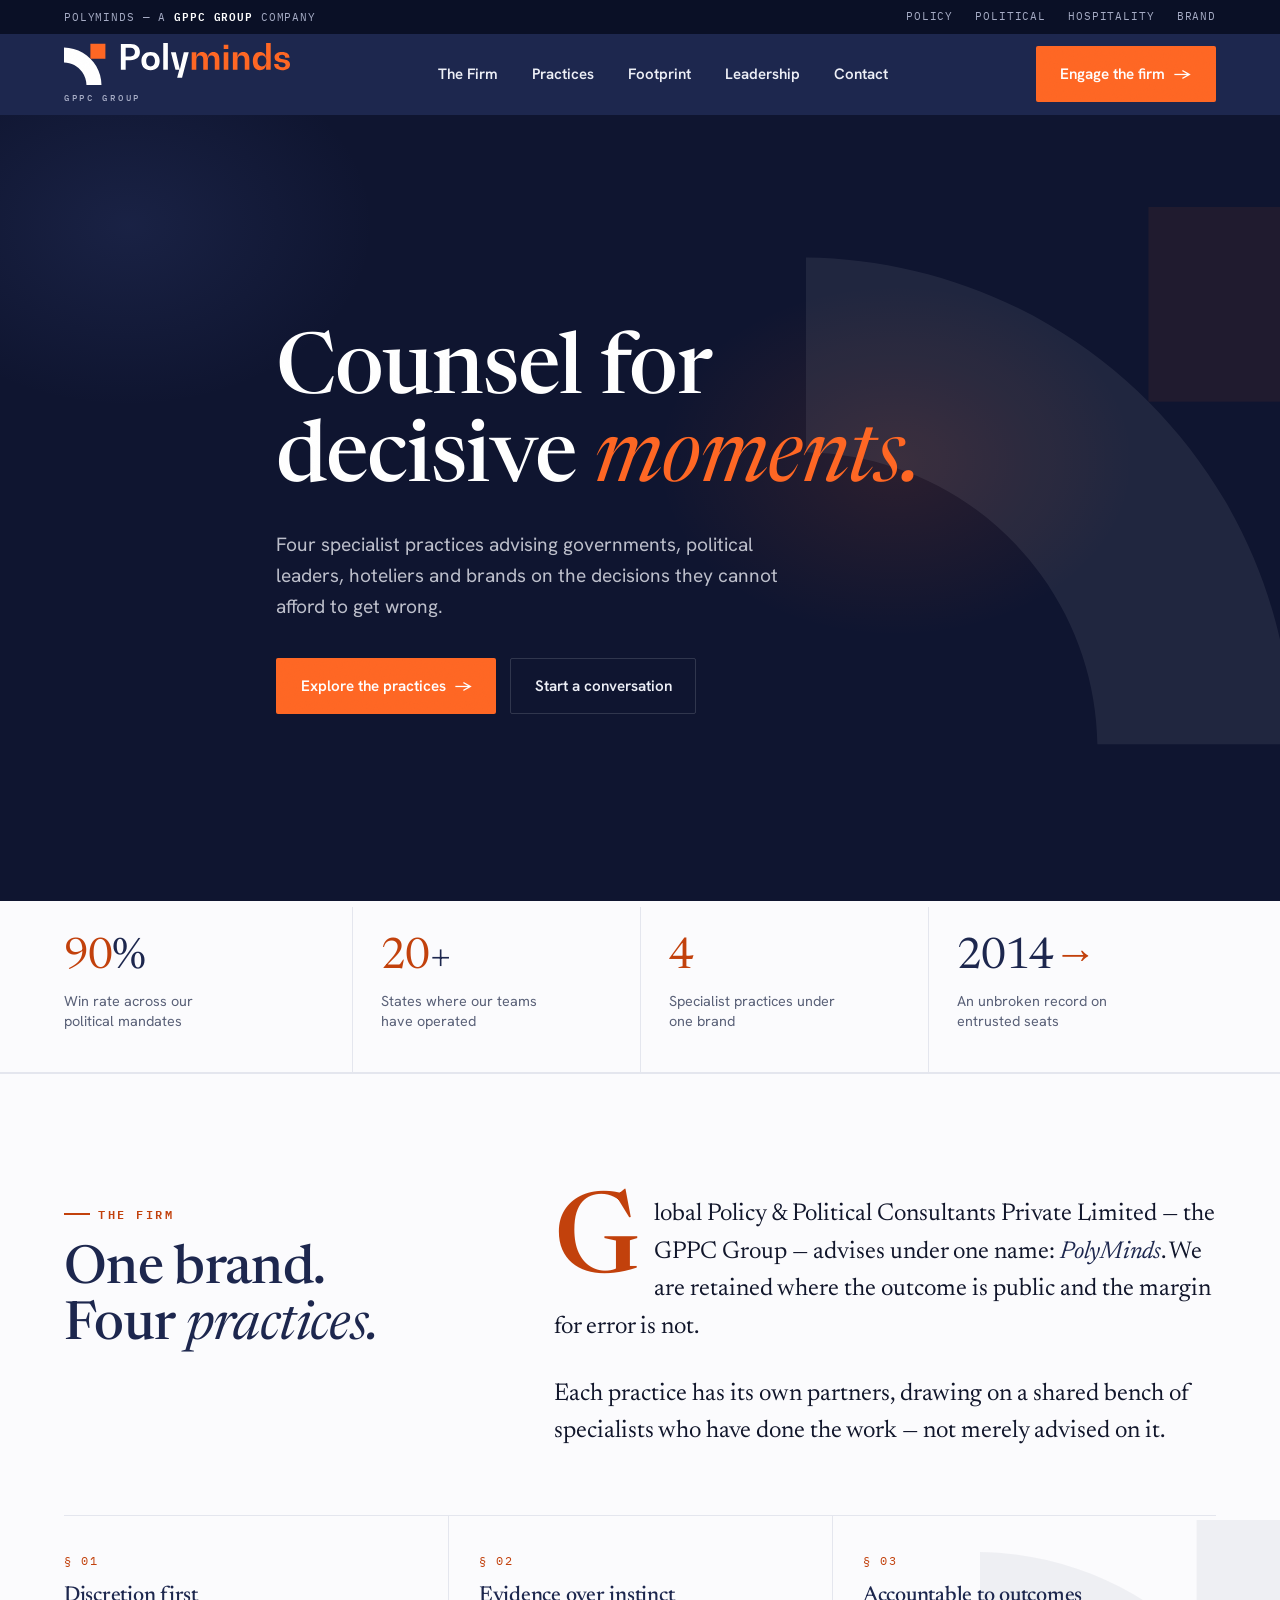
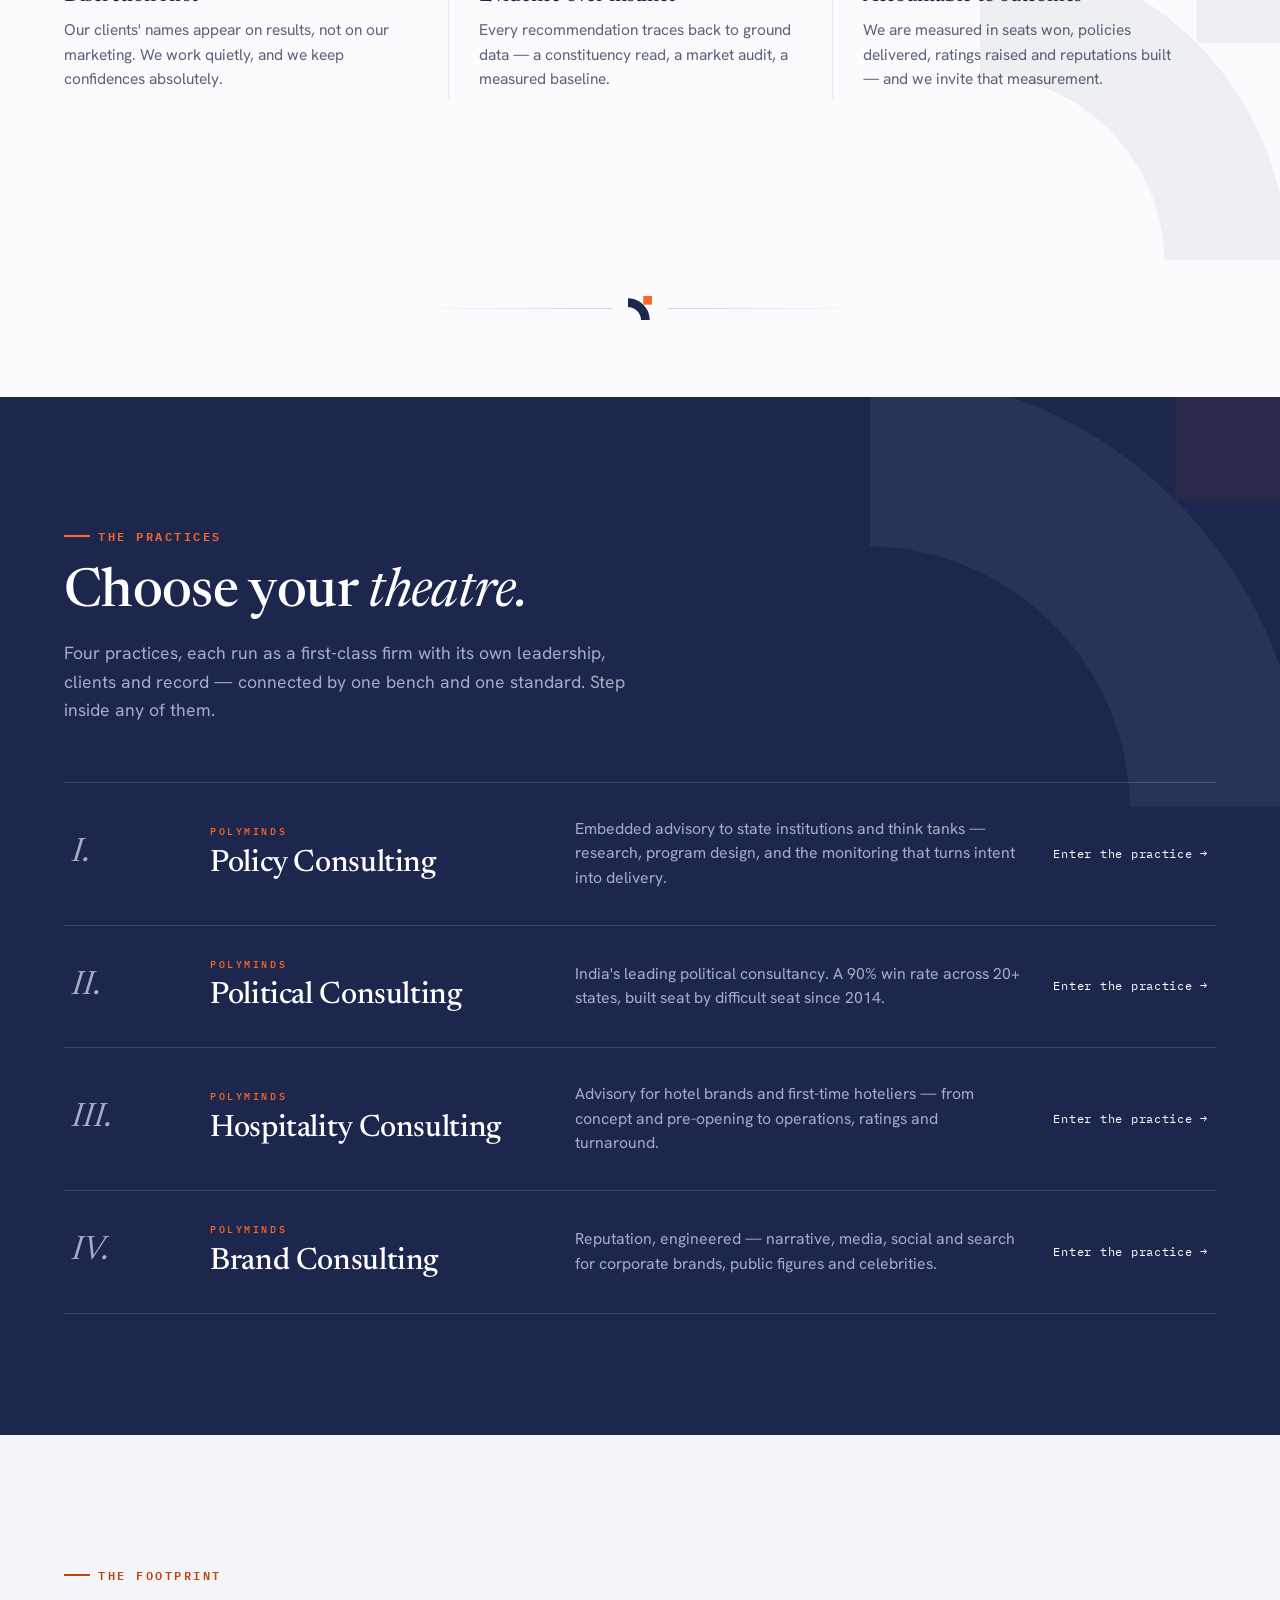
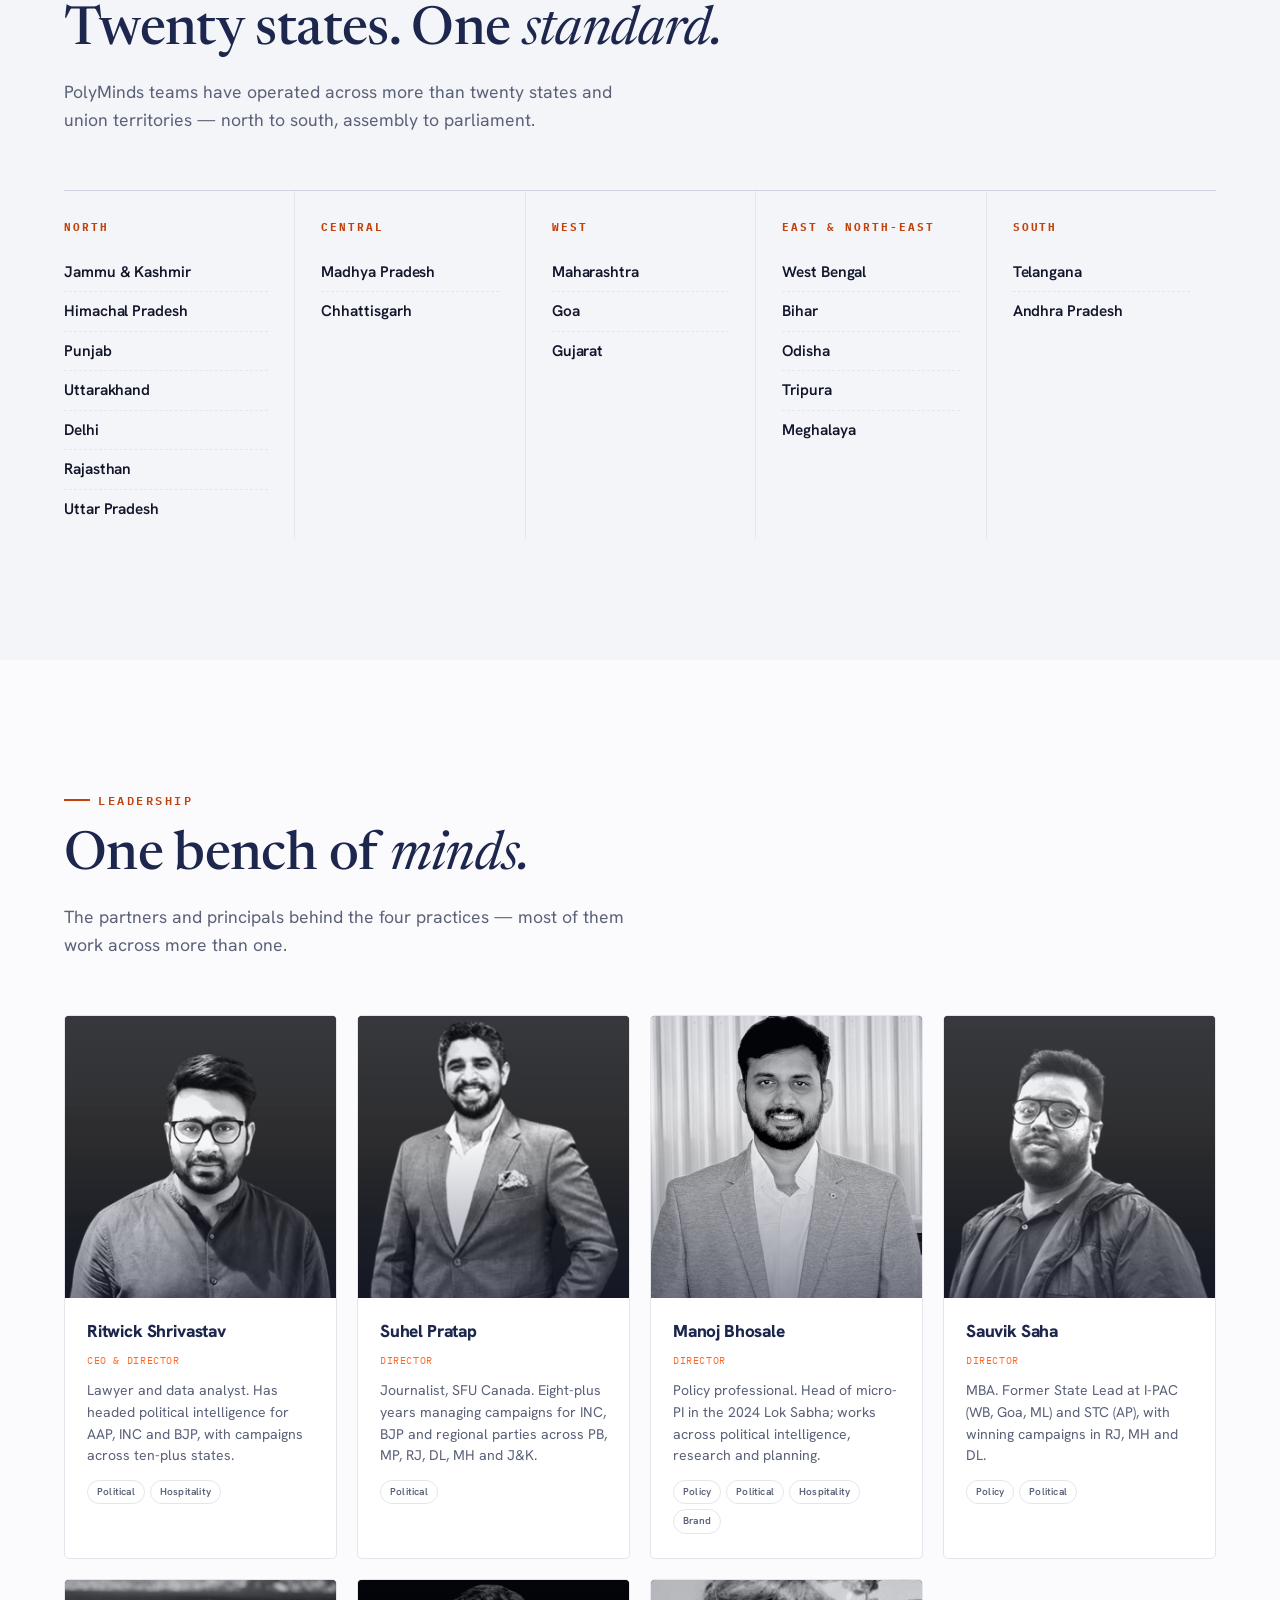
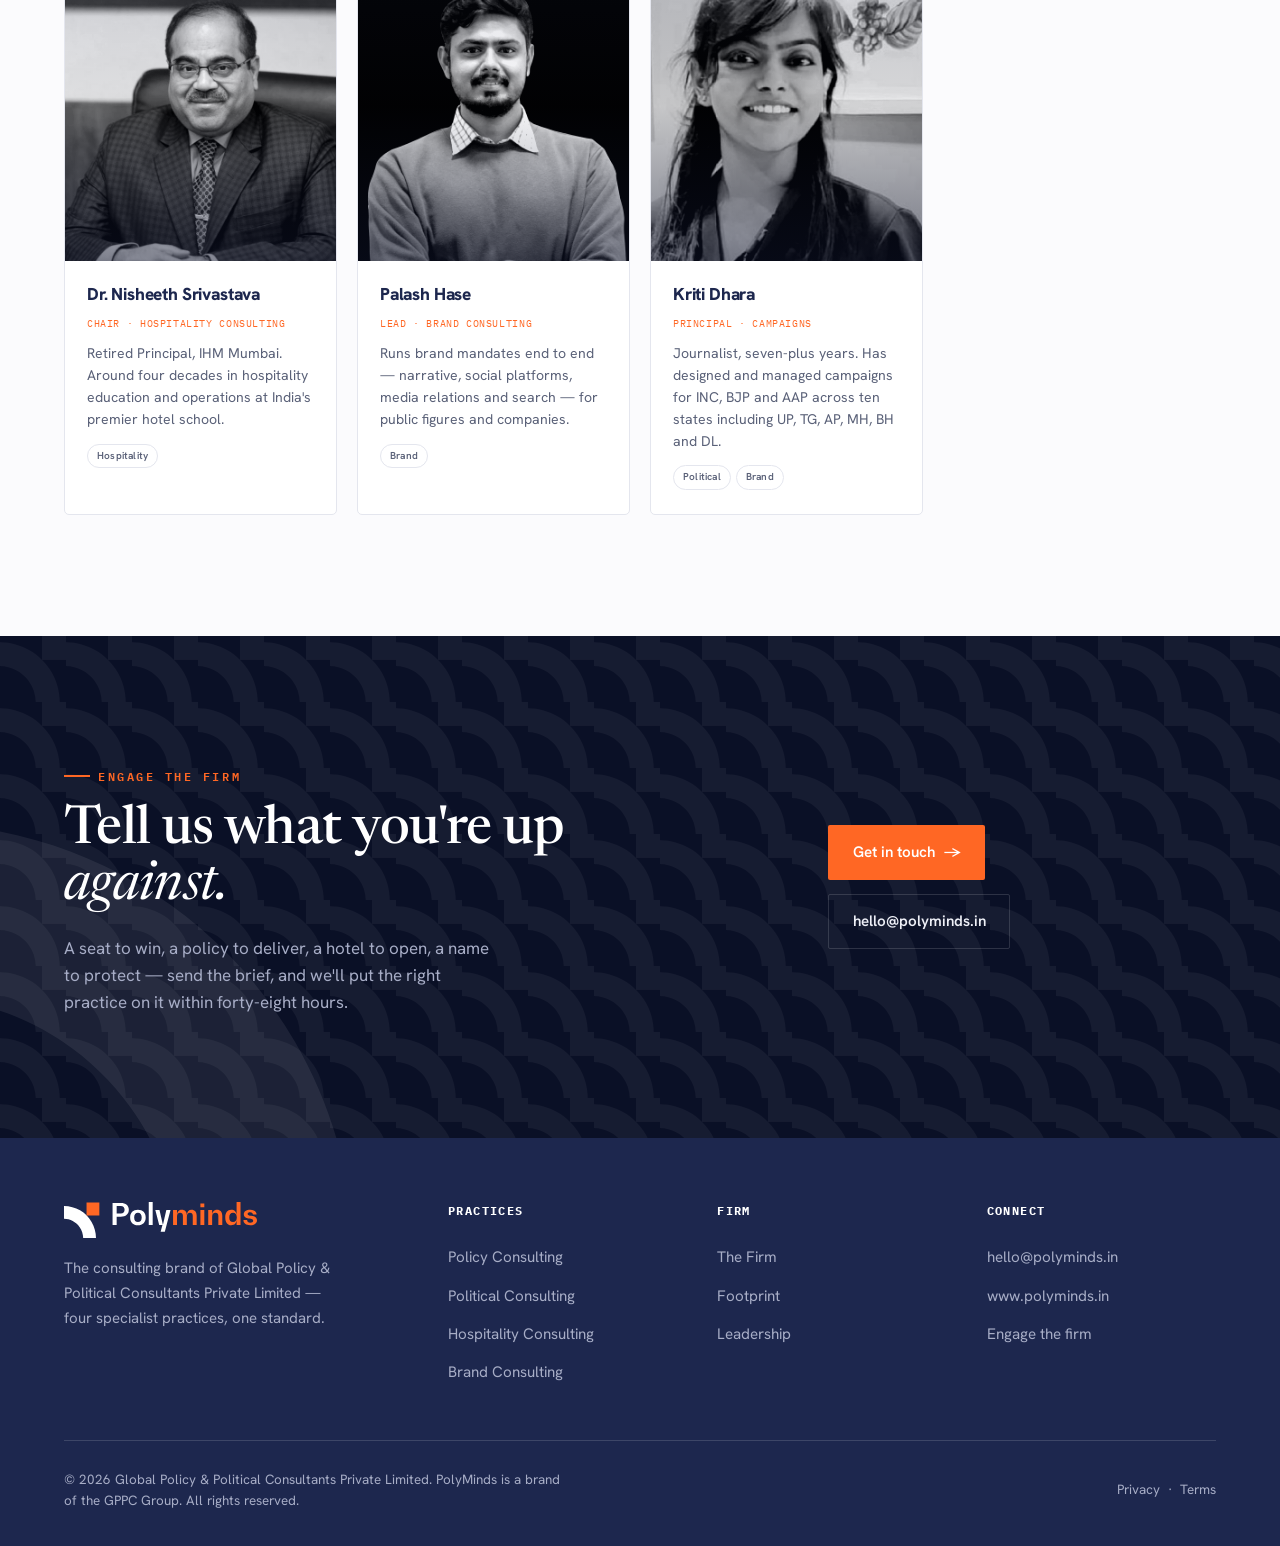
<file: index.html>
<!DOCTYPE html>
<html lang="en">
<head>
<meta charset="UTF-8" />
<meta name="viewport" content="width=device-width, initial-scale=1" />
<title>PolyMinds — The GPPC Group · Policy, Political, Hospitality &amp; Brand Consulting</title>
<meta name="description" content="PolyMinds is the consulting brand of Global Policy & Political Consultants Pvt. Ltd. (GPPC Group) — four specialist practices advising governments, political leaders, hoteliers and brands across India." />

<link rel="icon" href="assets/favicon.svg" type="image/svg+xml" />
<meta name="theme-color" content="#1D274E" />
<link rel="canonical" href="https://polyminds.in/" />
<meta property="og:type" content="website" />
<meta property="og:site_name" content="PolyMinds — GPPC Group" />
<meta property="og:title" content="PolyMinds — The GPPC Group · Policy, Political, Hospitality &amp; Brand Consulting" />
<meta property="og:description" content="PolyMinds is the consulting brand of Global Policy & Political Consultants Pvt. Ltd. (GPPC Group) — four specialist practices advising governments, political leaders, hoteliers and brands across India." />
<meta property="og:url" content="https://polyminds.in/" />
<meta property="og:image" content="https://polyminds.in/assets/og.png" />
<meta property="og:image:width" content="1200" />
<meta property="og:image:height" content="630" />
<meta name="twitter:card" content="summary_large_image" />
<meta name="twitter:title" content="PolyMinds — The GPPC Group · Policy, Political, Hospitality &amp; Brand Consulting" />
<meta name="twitter:description" content="PolyMinds is the consulting brand of Global Policy & Political Consultants Pvt. Ltd. (GPPC Group) — four specialist practices advising governments, political leaders, hoteliers and brands across India." />
<meta name="twitter:image" content="https://polyminds.in/assets/og.png" />

<link rel="preconnect" href="https://fonts.googleapis.com" />
<link rel="preconnect" href="https://fonts.gstatic.com" crossorigin />
<link href="https://fonts.googleapis.com/css2?family=Newsreader:ital,opsz,wght@0,6..72,300;0,6..72,400;0,6..72,500;0,6..72,600;1,6..72,300;1,6..72,400;1,6..72,500&family=Hanken+Grotesk:wght@400;500;600;700;800&family=IBM+Plex+Mono:wght@400;500;600&display=swap" rel="stylesheet" />
<link rel="stylesheet" href="styles.css" />
</head>
<body id="top">

<div class="topbar">
  <div class="wrap">
    <span>PolyMinds — a <b>GPPC Group</b> company</span>
    <span class="right">
      <a href="policy.html">Policy</a>
      <a href="political.html">Political</a>
      <a href="hospitality.html">Hospitality</a>
      <a href="brand.html">Brand</a>
    </span>
  </div>
</div>

<header id="header" class="hero-dark">
  <div class="wrap nav">
    <a class="brand" href="index.html" aria-label="PolyMinds home">
      <span class="lockup">
        <img class="logo logo-nav" src="assets/logo.svg" alt="Polyminds"/>
        <img class="logo logo-nav-light" src="assets/logo-white.svg" alt="Polyminds"/>
        <span class="grp">GPPC Group</span>
      </span>
    </a>
    <nav class="nav-links" aria-label="Primary">
      <a href="#firm">The Firm</a>
      <a href="#practices">Practices</a>
      <a href="#footprint">Footprint</a>
      <a href="#leadership">Leadership</a>
      <a href="#contact">Contact</a>
    </nav>
    <div class="nav-cta">
      <a href="#contact" class="btn btn-primary">Engage the firm <span class="arr">→</span></a>
      <button class="menu-btn" id="menuOpen" aria-label="Open menu"><span></span><span></span><span></span></button>
    </div>
  </div>
</header>

<div class="m-menu" id="mMenu" aria-hidden="true">
  <div class="m-top">
    <span class="brand"><img class="logo" src="assets/logo-white.svg" alt="Polyminds"/></span>
    <button class="close" id="menuClose" aria-label="Close menu">×</button>
  </div>
  <nav>
    <a href="#firm">The Firm</a>
    <a href="policy.html">Policy Consulting</a>
    <a href="political.html">Political Consulting</a>
    <a href="hospitality.html">Hospitality Consulting</a>
    <a href="brand.html">Brand Consulting</a>
    <a href="#leadership">Leadership</a>
    <a href="#contact">Contact</a>
  </nav>
  <a href="#contact" class="btn btn-primary">Engage the firm <span class="arr">→</span></a>
</div>

<main>
  <section class="hero-shader" aria-label="PolyMinds — counsel for decisive moments">
    <canvas id="heroShader" aria-hidden="true"></canvas>
    <svg class="hs-mark" aria-hidden="true" viewBox="0 0 110.8 110.8"><path d="M0 50.54C19.46 50.93 37.3 60.34 48.57 76 55.88 86.15 59.86 98.22 60.06 110.73L100.19 110.73C100.03 93.06 95.31 75.84 86.37 60.57 77.62 45.64 65.11 33.09 50.17 24.31 35.15 15.49 17.41 10.58 0 10.41Z" fill="#ffffff"/><rect x="70.58" y="0" width="40.13" height="40.13" fill="#FF6724"/></svg>
    <div class="wrap hs-content">
      <h1 data-load style="animation-delay:.12s">Counsel for decisive <span class="serif-i">moments.</span></h1>
      <p class="lead" data-load style="animation-delay:.24s">Four specialist practices advising governments, political leaders, hoteliers and brands on the decisions they cannot afford to get wrong.</p>
      <div class="hero-actions" data-load style="animation-delay:.36s">
        <a href="#practices" class="btn btn-primary">Explore the practices <span class="arr">→</span></a>
        <a href="#contact" class="btn btn-ghost on-dark">Start a conversation</a>
      </div>
    </div>
  </section>

  <section class="ledger-band">
    <div class="wrap">
      <div class="hero-ledger reveal">
        <div class="hled"><div class="num"><em>90</em>%</div><div class="lb">Win rate across our political mandates</div></div>
        <div class="hled"><div class="num"><em>20</em>+</div><div class="lb">States where our teams have operated</div></div>
        <div class="hled"><div class="num"><em>4</em></div><div class="lb">Specialist practices under one brand</div></div>
        <div class="hled"><div class="num">2014<em>→</em></div><div class="lb">An unbroken record on entrusted seats</div></div>
      </div>
    </div>
  </section>

  <section id="firm" class="firm">
    <svg class="fmark" aria-hidden="true" viewBox="0 0 110.8 110.8"><path d="M0 50.54C19.46 50.93 37.3 60.34 48.57 76 55.88 86.15 59.86 98.22 60.06 110.73L100.19 110.73C100.03 93.06 95.31 75.84 86.37 60.57 77.62 45.64 65.11 33.09 50.17 24.31 35.15 15.49 17.41 10.58 0 10.41Z" fill="#1D274E"/><rect x="70.58" y="0" width="40.13" height="40.13" fill="#1D274E"/></svg>
    <div class="wrap">
      <div class="firm-grid">
        <div class="firm-left reveal">
          <span class="eyebrow">The firm</span>
          <h2>One brand.<br/>Four <span class="serif-i">practices.</span></h2>
        </div>
        <div class="firm-copy reveal" style="transition-delay:.1s">
          <p><span class="dc">G</span>lobal Policy &amp; Political Consultants Private Limited — the GPPC Group — advises under one name: <em>PolyMinds</em>. We are retained where the outcome is public and the margin for error is not.</p>
          <p>Each practice has its own partners, drawing on a shared bench of specialists who have done the work — not merely advised on it.</p>
        </div>
      </div>
      <div class="firm-tenets">
        <div class="tenet reveal"><span class="tn">§ 01</span><h3>Discretion first</h3><p>Our clients' names appear on results, not on our marketing. We work quietly, and we keep confidences absolutely.</p></div>
        <div class="tenet reveal" style="transition-delay:.08s"><span class="tn">§ 02</span><h3>Evidence over instinct</h3><p>Every recommendation traces back to ground data — a constituency read, a market audit, a measured baseline.</p></div>
        <div class="tenet reveal" style="transition-delay:.16s"><span class="tn">§ 03</span><h3>Accountable to outcomes</h3><p>We are measured in seats won, policies delivered, ratings raised and reputations built — and we invite that measurement.</p></div>
      </div>
    </div>
  </section>

  <div class="motif-band" aria-hidden="true"></div>
  <section id="practices" class="verticals">
    <svg class="watermark" aria-hidden="true" viewBox="0 0 110.8 110.8"><path d="M0 50.54C19.46 50.93 37.3 60.34 48.57 76 55.88 86.15 59.86 98.22 60.06 110.73L100.19 110.73C100.03 93.06 95.31 75.84 86.37 60.57 77.62 45.64 65.11 33.09 50.17 24.31 35.15 15.49 17.41 10.58 0 10.41Z" fill="#fff"/><rect x="70.58" y="0" width="40.13" height="40.13" fill="#FF6724"/></svg>
    <div class="wrap">
      <div class="sec-head reveal">
        <span class="eyebrow">The practices</span>
        <h2>Choose your <span class="serif-i">theatre.</span></h2>
        <p>Four practices, each run as a first-class firm with its own leadership, clients and record — connected by one bench and one standard. Step inside any of them.</p>
      </div>
      <div class="vindex">
        <a class="vrow reveal" href="policy.html">
          <span class="rn">I.</span>
          <h3><span class="pm">PolyMinds</span>Policy Consulting</h3>
          <p class="vd">Embedded advisory to state institutions and think tanks — research, program design, and the monitoring that turns intent into delivery.</p>
          <span class="go">Enter the practice <span class="arr">→</span></span>
        </a>
        <a class="vrow reveal" href="political.html">
          <span class="rn">II.</span>
          <h3><span class="pm">PolyMinds</span>Political Consulting</h3>
          <p class="vd">India's leading political consultancy. A 90% win rate across 20+ states, built seat by difficult seat since 2014.</p>
          <span class="go">Enter the practice <span class="arr">→</span></span>
        </a>
        <a class="vrow reveal" href="hospitality.html">
          <span class="rn">III.</span>
          <h3><span class="pm">PolyMinds</span>Hospitality Consulting</h3>
          <p class="vd">Advisory for hotel brands and first-time hoteliers — from concept and pre-opening to operations, ratings and turnaround.</p>
          <span class="go">Enter the practice <span class="arr">→</span></span>
        </a>
        <a class="vrow reveal" href="brand.html">
          <span class="rn">IV.</span>
          <h3><span class="pm">PolyMinds</span>Brand Consulting</h3>
          <p class="vd">Reputation, engineered — narrative, media, social and search for corporate brands, public figures and celebrities.</p>
          <span class="go">Enter the practice <span class="arr">→</span></span>
        </a>
      </div>
    </div>
  </section>

  <section id="footprint" class="footprint">
    <div class="wrap">
      <div class="sec-head reveal">
        <span class="eyebrow">The footprint</span>
        <h2>Twenty states. One <span class="serif-i">standard.</span></h2>
        <p>PolyMinds teams have operated across more than twenty states and union territories — north to south, assembly to parliament.</p>
      </div>
      <div class="fp-grid reveal" style="transition-delay:.1s">
        <div class="fp-col"><h4>North</h4><ul><li>Jammu &amp; Kashmir</li><li>Himachal Pradesh</li><li>Punjab</li><li>Uttarakhand</li><li>Delhi</li><li>Rajasthan</li><li>Uttar Pradesh</li></ul></div>
        <div class="fp-col"><h4>Central</h4><ul><li>Madhya Pradesh</li><li>Chhattisgarh</li></ul></div>
        <div class="fp-col"><h4>West</h4><ul><li>Maharashtra</li><li>Goa</li><li>Gujarat</li></ul></div>
        <div class="fp-col"><h4>East &amp; North-East</h4><ul><li>West Bengal</li><li>Bihar</li><li>Odisha</li><li>Tripura</li><li>Meghalaya</li></ul></div>
        <div class="fp-col"><h4>South</h4><ul><li>Telangana</li><li>Andhra Pradesh</li></ul></div>
      </div>
    </div>
  </section>

  <section id="leadership" class="team" style="background:var(--paper)">
    <div class="wrap">
      <div class="sec-head reveal">
        <span class="eyebrow">Leadership</span>
        <h2>One bench of <span class="serif-i">minds.</span></h2>
        <p>The partners and principals behind the four practices — most of them work across more than one.</p>
      </div>
      <div class="tgrid">
        <div class="tmember reveal">
          <div class="pic"><svg class="wm" viewBox="0 0 110.8 110.8"><path d="M0 50.54C19.46 50.93 37.3 60.34 48.57 76 55.88 86.15 59.86 98.22 60.06 110.73L100.19 110.73C100.03 93.06 95.31 75.84 86.37 60.57 77.62 45.64 65.11 33.09 50.17 24.31 35.15 15.49 17.41 10.58 0 10.41Z" fill="#fff"/></svg><img src="assets/ritwick.jpg" alt="Ritwick Shrivastav" loading="lazy"/></div>
          <div class="tinfo">
            <div class="nm">Ritwick Shrivastav</div>
            <div class="rl">CEO &amp; Director</div>
            <p class="bio">Lawyer and data analyst. Has headed political intelligence for AAP, INC and BJP, with campaigns across ten-plus states.</p>
            <div class="tags"><span class="tg">Political</span><span class="tg">Hospitality</span></div>
          </div>
        </div>
        <div class="tmember reveal" style="transition-delay:.06s">
          <div class="pic"><svg class="wm" viewBox="0 0 110.8 110.8"><path d="M0 50.54C19.46 50.93 37.3 60.34 48.57 76 55.88 86.15 59.86 98.22 60.06 110.73L100.19 110.73C100.03 93.06 95.31 75.84 86.37 60.57 77.62 45.64 65.11 33.09 50.17 24.31 35.15 15.49 17.41 10.58 0 10.41Z" fill="#fff"/></svg><img src="assets/suhel.jpg" alt="Suhel Pratap" loading="lazy"/></div>
          <div class="tinfo">
            <div class="nm">Suhel Pratap</div>
            <div class="rl">Director</div>
            <p class="bio">Journalist, SFU Canada. Eight-plus years managing campaigns for INC, BJP and regional parties across PB, MP, RJ, DL, MH and J&amp;K.</p>
            <div class="tags"><span class="tg">Political</span></div>
          </div>
        </div>
        <div class="tmember reveal" style="transition-delay:.12s">
          <div class="pic"><svg class="wm" viewBox="0 0 110.8 110.8"><path d="M0 50.54C19.46 50.93 37.3 60.34 48.57 76 55.88 86.15 59.86 98.22 60.06 110.73L100.19 110.73C100.03 93.06 95.31 75.84 86.37 60.57 77.62 45.64 65.11 33.09 50.17 24.31 35.15 15.49 17.41 10.58 0 10.41Z" fill="#fff"/></svg><img src="assets/manoj.jpg" alt="Manoj Bhosale" loading="lazy"/></div>
          <div class="tinfo">
            <div class="nm">Manoj Bhosale</div>
            <div class="rl">Director</div>
            <p class="bio">Policy professional. Head of micro-PI in the 2024 Lok Sabha; works across political intelligence, research and planning.</p>
            <div class="tags"><span class="tg">Policy</span><span class="tg">Political</span><span class="tg">Hospitality</span><span class="tg">Brand</span></div>
          </div>
        </div>
        <div class="tmember reveal" style="transition-delay:.18s">
          <div class="pic"><svg class="wm" viewBox="0 0 110.8 110.8"><path d="M0 50.54C19.46 50.93 37.3 60.34 48.57 76 55.88 86.15 59.86 98.22 60.06 110.73L100.19 110.73C100.03 93.06 95.31 75.84 86.37 60.57 77.62 45.64 65.11 33.09 50.17 24.31 35.15 15.49 17.41 10.58 0 10.41Z" fill="#fff"/></svg><img src="assets/sauvik.jpg" alt="Sauvik Saha" loading="lazy"/></div>
          <div class="tinfo">
            <div class="nm">Sauvik Saha</div>
            <div class="rl">Director</div>
            <p class="bio">MBA. Former State Lead at I-PAC (WB, Goa, ML) and STC (AP), with winning campaigns in RJ, MH and DL.</p>
            <div class="tags"><span class="tg">Policy</span><span class="tg">Political</span></div>
          </div>
        </div>
        <div class="tmember reveal">
          <div class="pic"><img src="assets/nisheeth.jpg" alt="Dr. Nisheeth Srivastava" loading="lazy"/></div>
          <div class="tinfo">
            <div class="nm">Dr. Nisheeth Srivastava</div>
            <div class="rl">Chair · Hospitality Consulting</div>
            <p class="bio">Retired Principal, IHM Mumbai. Around four decades in hospitality education and operations at India's premier hotel school.</p>
            <div class="tags"><span class="tg">Hospitality</span></div>
          </div>
        </div>
        <div class="tmember reveal" style="transition-delay:.06s">
          <div class="pic"><img src="assets/palash.jpg" alt="Palash Hase" loading="lazy"/></div>
          <div class="tinfo">
            <div class="nm">Palash Hase</div>
            <div class="rl">Lead · Brand Consulting</div>
            <p class="bio">Runs brand mandates end to end — narrative, social platforms, media relations and search — for public figures and companies.</p>
            <div class="tags"><span class="tg">Brand</span></div>
          </div>
        </div>
        <div class="tmember reveal" style="transition-delay:.12s">
          <div class="pic"><img src="assets/kriti.jpg" alt="Kriti Dhara" loading="lazy"/></div>
          <div class="tinfo">
            <div class="nm">Kriti Dhara</div>
            <div class="rl">Principal · Campaigns</div>
            <p class="bio">Journalist, seven-plus years. Has designed and managed campaigns for INC, BJP and AAP across ten states including UP, TG, AP, MH, BH and DL.</p>
            <div class="tags"><span class="tg">Political</span><span class="tg">Brand</span></div>
          </div>
        </div>
      </div>
    </div>
  </section>

  <section id="contact" class="cta">
    <svg class="archwm" aria-hidden="true" viewBox="0 0 110.8 110.8"><path d="M0 50.54C19.46 50.93 37.3 60.34 48.57 76 55.88 86.15 59.86 98.22 60.06 110.73L100.19 110.73C100.03 93.06 95.31 75.84 86.37 60.57 77.62 45.64 65.11 33.09 50.17 24.31 35.15 15.49 17.41 10.58 0 10.41Z" fill="#fff"/></svg>
    <div class="wrap inner">
      <div class="reveal">
        <span class="eyebrow">Engage the firm</span>
        <h2 style="margin-top:18px;">Tell us what you're up <span class="serif-i">against.</span></h2>
        <p>A seat to win, a policy to deliver, a hotel to open, a name to protect — send the brief, and we'll put the right practice on it within forty-eight hours.</p>
      </div>
      <div class="cta-side reveal" style="transition-delay:.1s">
        <a href="mailto:hello@polyminds.in" class="btn btn-primary">Get in touch <span class="arr">→</span></a>
        <a href="mailto:hello@polyminds.in" class="btn btn-ghost on-dark">hello@polyminds.in</a>
      </div>
    </div>
  </section>
</main>

<footer>
  <div class="wrap">
    <div class="foot-top">
      <div class="foot-brand">
        <span class="brand">
          <img class="logo" src="assets/logo-white.svg" alt="Polyminds"/>
        </span>
        <p>The consulting brand of Global Policy &amp; Political Consultants Private Limited — four specialist practices, one standard.</p>
      </div>
      <div class="foot-col">
        <h4>Practices</h4>
        <a href="policy.html">Policy Consulting</a>
        <a href="political.html">Political Consulting</a>
        <a href="hospitality.html">Hospitality Consulting</a>
        <a href="brand.html">Brand Consulting</a>
      </div>
      <div class="foot-col">
        <h4>Firm</h4>
        <a href="index.html#firm">The Firm</a>
        <a href="index.html#footprint">Footprint</a>
        <a href="index.html#leadership">Leadership</a>
      </div>
      <div class="foot-col">
        <h4>Connect</h4>
        <a href="mailto:hello@polyminds.in">hello@polyminds.in</a>
        <a href="https://polyminds.in">www.polyminds.in</a>
        <a href="index.html#contact">Engage the firm</a>
      </div>
    </div>
    <div class="foot-bottom">
      <span class="legal">© 2026 Global Policy &amp; Political Consultants Private Limited. PolyMinds is a brand of the GPPC Group. All rights reserved.</span>
      <span><a href="#">Privacy</a> &nbsp;·&nbsp; <a href="#">Terms</a></span>
    </div>
  </div>
</footer>

<script src="site.js"></script>
</body>
</html>
</file>
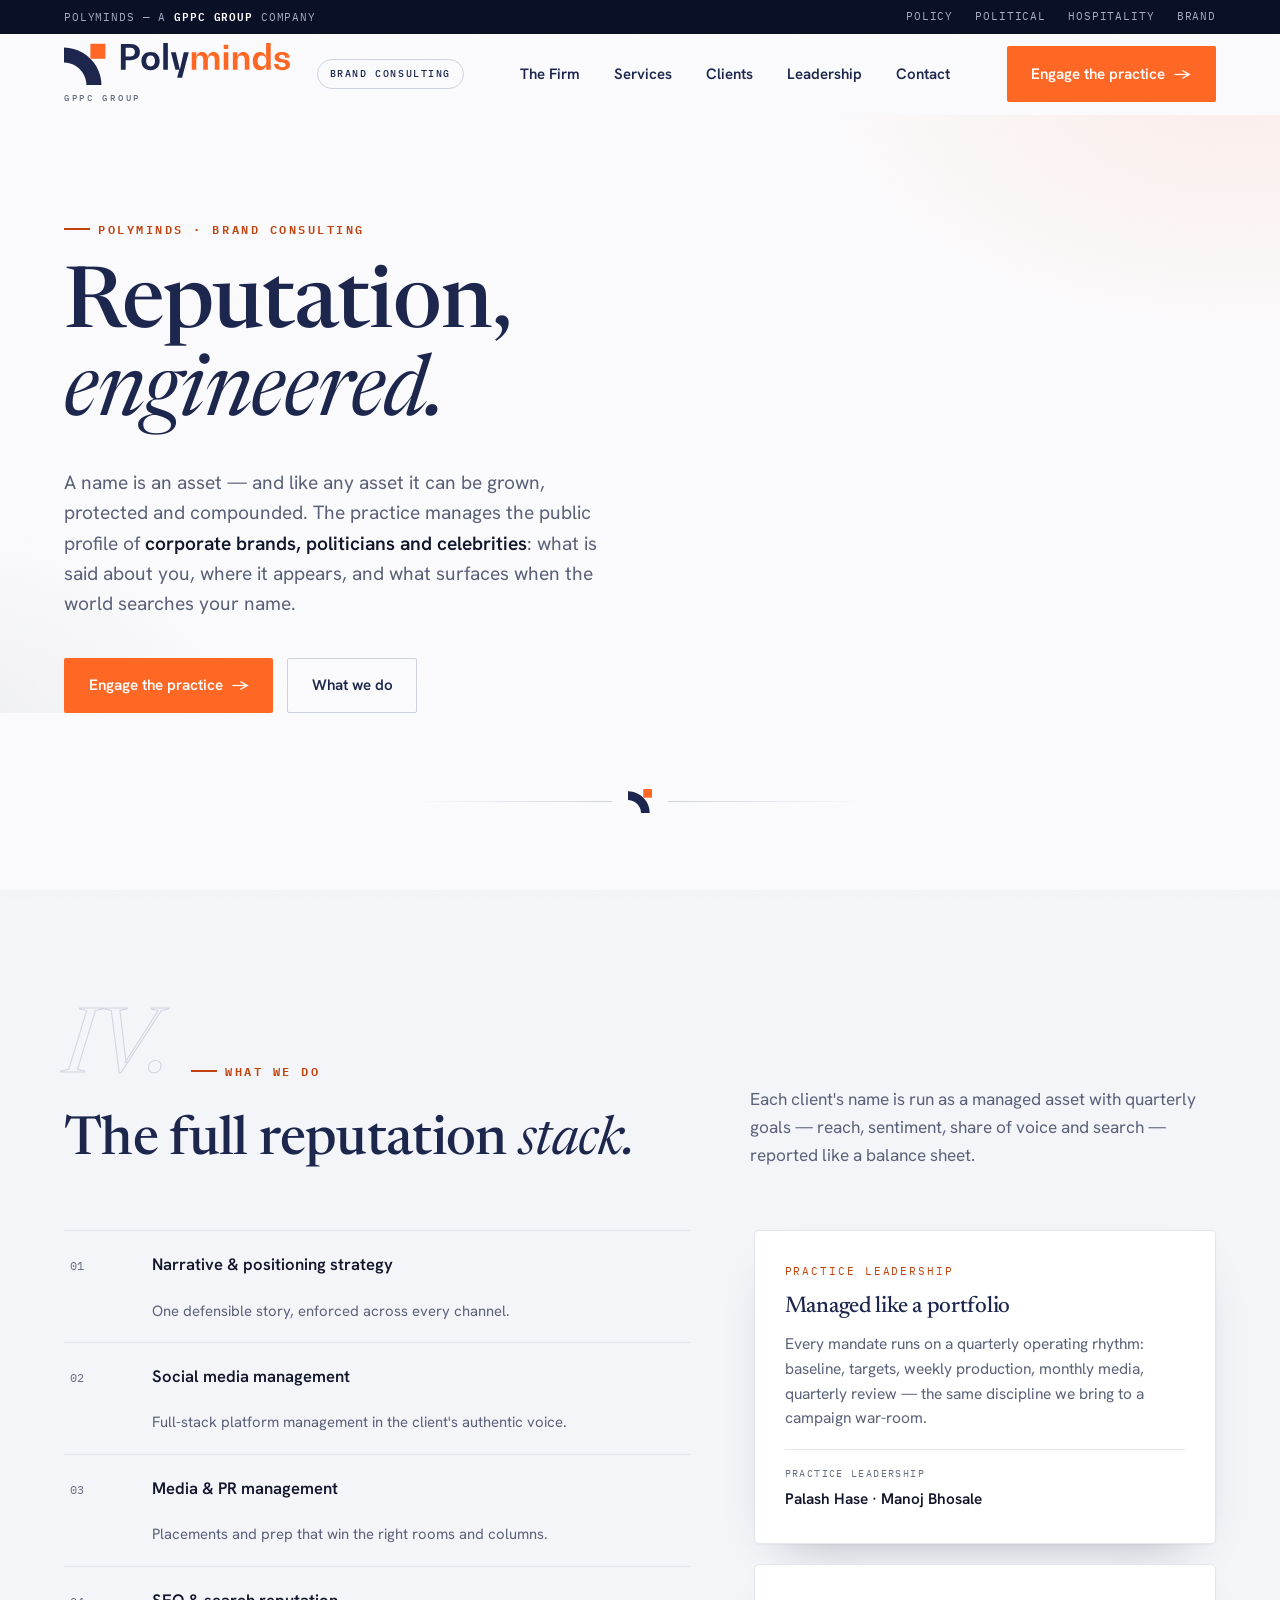
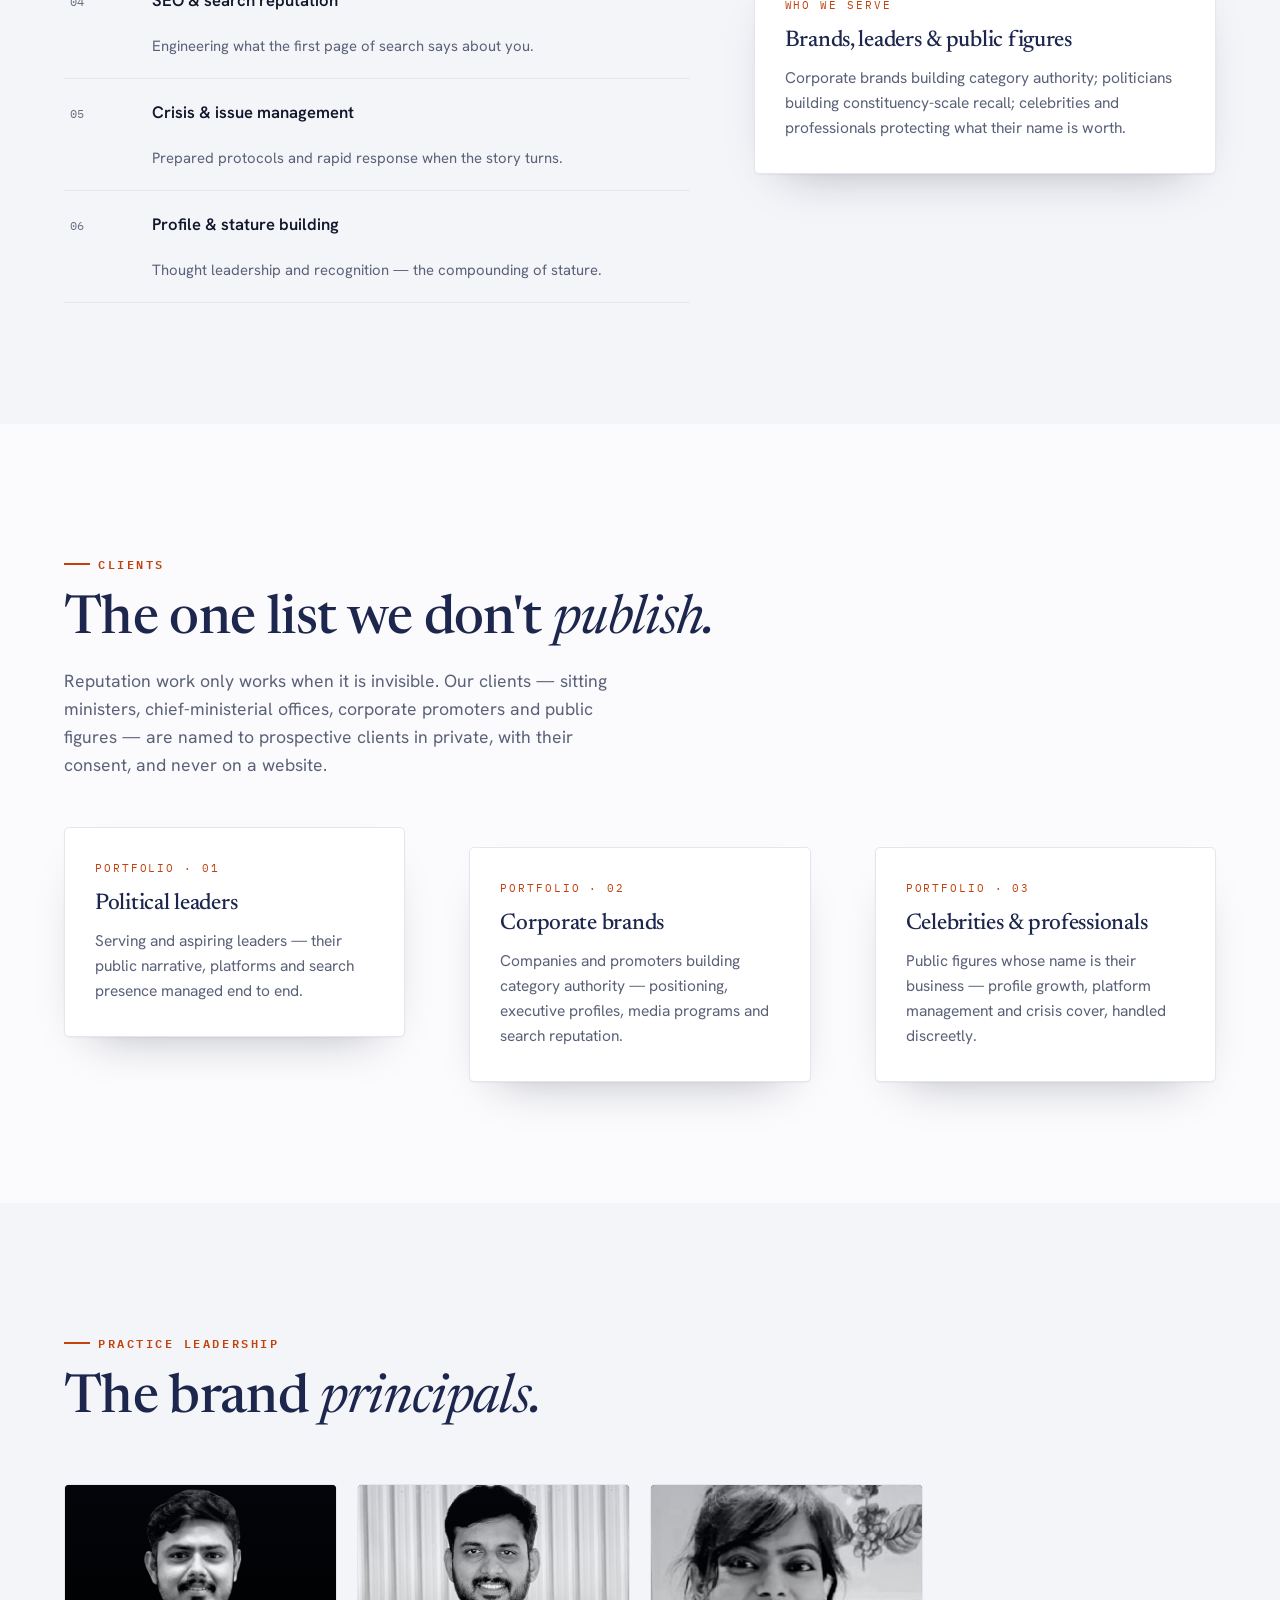
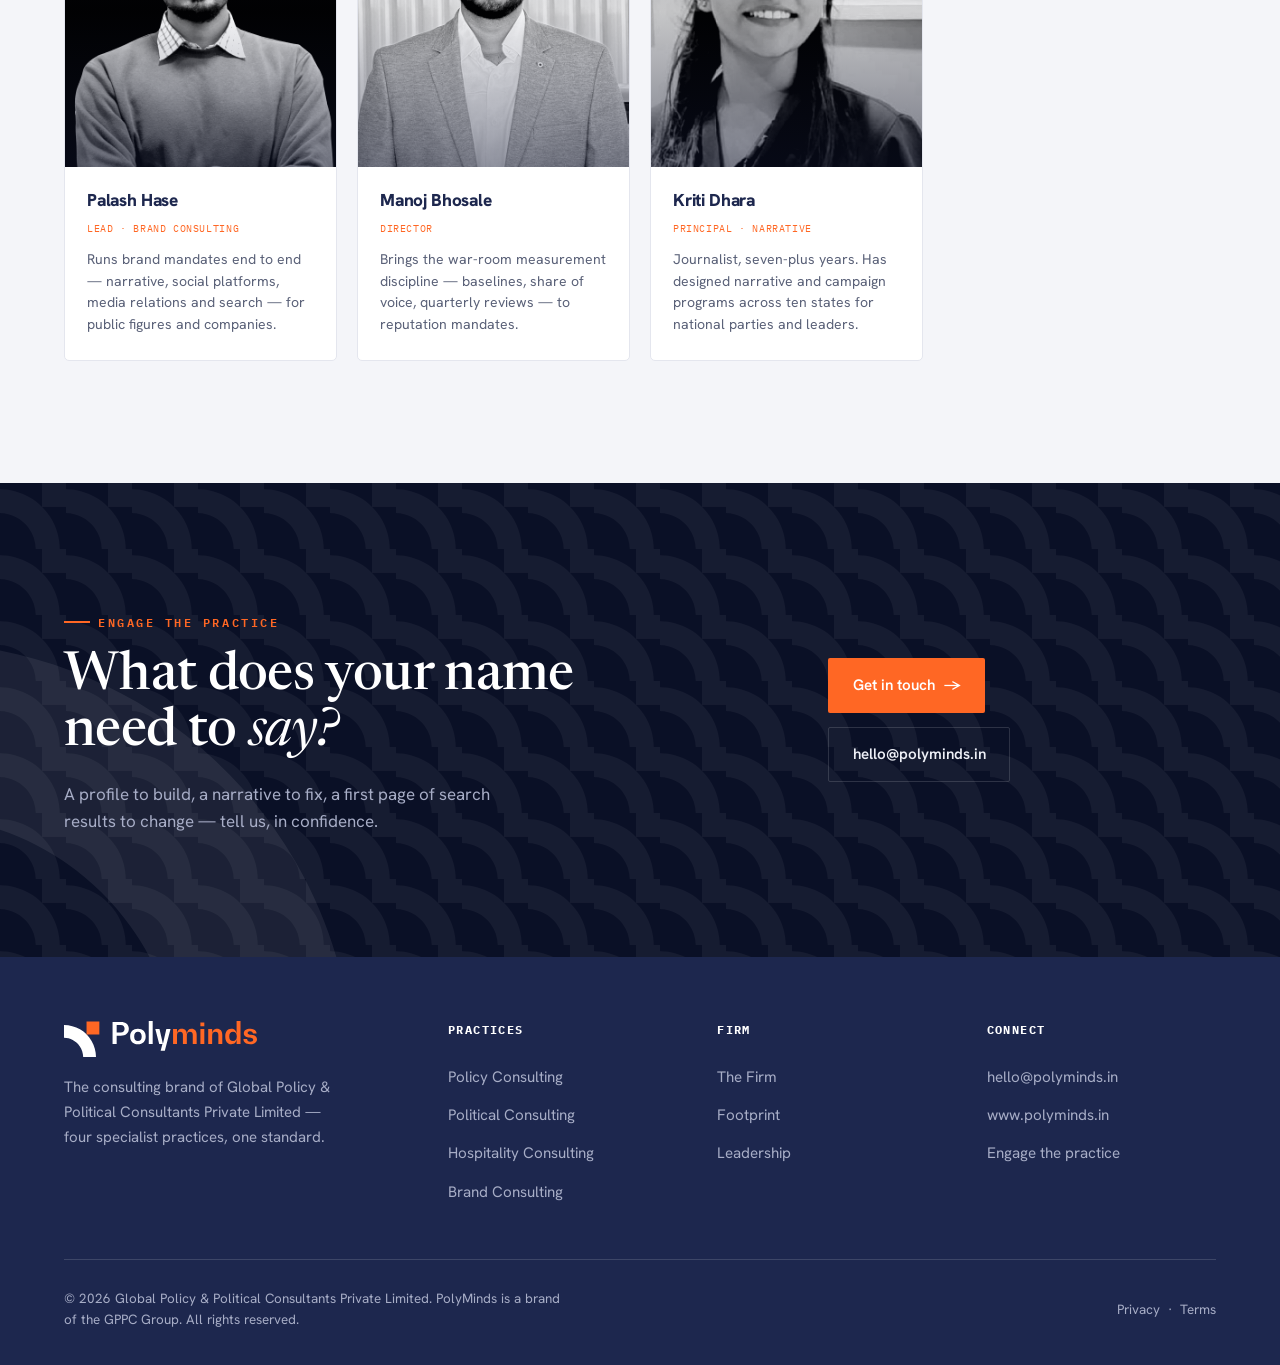
<file: brand.html>
<!DOCTYPE html>
<html lang="en">
<head>
<meta charset="UTF-8" />
<meta name="viewport" content="width=device-width, initial-scale=1" />
<title>PolyMinds Brand Consulting — Reputation, engineered</title>
<meta name="description" content="PolyMinds Brand Consulting manages the public profile of corporate brands, politicians and celebrities — narrative, social media, media relations, SEO and crisis management." />

<link rel="icon" href="assets/favicon.svg" type="image/svg+xml" />
<meta name="theme-color" content="#1D274E" />
<link rel="canonical" href="https://polyminds.in/brand.html" />
<meta property="og:type" content="website" />
<meta property="og:site_name" content="PolyMinds — GPPC Group" />
<meta property="og:title" content="PolyMinds Brand Consulting — Reputation, engineered" />
<meta property="og:description" content="PolyMinds Brand Consulting manages the public profile of corporate brands, politicians and celebrities — narrative, social media, media relations, SEO and crisis management." />
<meta property="og:url" content="https://polyminds.in/brand.html" />
<meta property="og:image" content="https://polyminds.in/assets/og.png" />
<meta property="og:image:width" content="1200" />
<meta property="og:image:height" content="630" />
<meta name="twitter:card" content="summary_large_image" />
<meta name="twitter:title" content="PolyMinds Brand Consulting — Reputation, engineered" />
<meta name="twitter:description" content="PolyMinds Brand Consulting manages the public profile of corporate brands, politicians and celebrities — narrative, social media, media relations, SEO and crisis management." />
<meta name="twitter:image" content="https://polyminds.in/assets/og.png" />

<link rel="preconnect" href="https://fonts.googleapis.com" />
<link rel="preconnect" href="https://fonts.gstatic.com" crossorigin />
<link href="https://fonts.googleapis.com/css2?family=Newsreader:ital,opsz,wght@0,6..72,300;0,6..72,400;0,6..72,500;0,6..72,600;1,6..72,300;1,6..72,400;1,6..72,500&family=Hanken+Grotesk:wght@400;500;600;700;800&family=IBM+Plex+Mono:wght@400;500;600&display=swap" rel="stylesheet" />
<link rel="stylesheet" href="styles.css" />
</head>
<body id="top">

<div class="topbar">
  <div class="wrap">
    <span>PolyMinds — a <b>GPPC Group</b> company</span>
    <span class="right">
      <a href="policy.html">Policy</a>
      <a href="political.html">Political</a>
      <a href="hospitality.html">Hospitality</a>
      <a href="brand.html">Brand</a>
    </span>
  </div>
</div>

<header id="header">
  <div class="wrap nav">
    <a class="brand" href="index.html" aria-label="PolyMinds home">
      <span class="lockup">
        <img class="logo" src="assets/logo.svg" alt="Polyminds"/>
        <span class="grp">GPPC Group</span>
      </span>
      <span class="vert">Brand Consulting</span>
    </a>
    <nav class="nav-links" aria-label="Primary">
      <a href="index.html">The Firm</a>
      <a href="#services">Services</a>
      <a href="#clients">Clients</a>
      <a href="#team">Leadership</a>
      <a href="#contact">Contact</a>
    </nav>
    <div class="nav-cta">
      <a href="#contact" class="btn btn-primary">Engage the practice <span class="arr">→</span></a>
      <button class="menu-btn" id="menuOpen" aria-label="Open menu"><span></span><span></span><span></span></button>
    </div>
  </div>
</header>

<div class="m-menu" id="mMenu" aria-hidden="true">
  <div class="m-top">
    <span class="brand"><img class="logo" src="assets/logo-white.svg" alt="Polyminds"/></span>
    <button class="close" id="menuClose" aria-label="Close menu">×</button>
  </div>
  <nav>
    <a href="index.html">The Firm</a>
    <a href="#services">Services</a>
    <a href="#clients">Clients</a>
    <a href="#team">Leadership</a>
    <a href="#contact">Contact</a>
  </nav>
  <a href="#contact" class="btn btn-primary">Engage the practice <span class="arr">→</span></a>
</div>

<main>
  <section class="hero sub">
    <div class="wrap">
      <div class="hero-grid">
        <div class="hero-copy">
          <span class="eyebrow" data-load style="animation-delay:.05s">PolyMinds · Brand Consulting</span>
          <h1 data-load style="animation-delay:.12s">Reputation, <span class="serif-i">engineered.</span></h1>
          <p class="lead" data-load style="animation-delay:.2s">A name is an asset — and like any asset it can be grown, protected and compounded. The practice manages the public profile of <b>corporate brands, politicians and celebrities</b>: what is said about you, where it appears, and what surfaces when the world searches your name.</p>
          <div class="hero-actions" data-load style="animation-delay:.28s">
            <a href="#contact" class="btn btn-primary">Engage the practice <span class="arr">→</span></a>
            <a href="#services" class="btn btn-ghost">What we do</a>
          </div>
        </div>
      </div>
    </div>
  </section>

  <div class="motif-band" aria-hidden="true"></div>
  <section id="services" class="chapter alt">
    <div class="wrap">
      <div class="ch-head">
        <div class="reveal">
          <div class="ch-label"><span class="roman">IV.</span><span class="eyebrow">What we do</span></div>
          <h2>The full reputation <span class="serif-i">stack.</span></h2>
        </div>
        <p class="ch-intro reveal" style="transition-delay:.1s">Each client's name is run as a managed asset with quarterly goals — reach, sentiment, share of voice and search — reported like a balance sheet.</p>
      </div>
      <div class="ch-body">
        <div class="svc reveal">
          <div class="svc-row"><span class="sn">01</span><span class="st">Narrative &amp; positioning strategy</span><span class="sd">One defensible story, enforced across every channel.</span></div>
          <div class="svc-row"><span class="sn">02</span><span class="st">Social media management</span><span class="sd">Full-stack platform management in the client's authentic voice.</span></div>
          <div class="svc-row"><span class="sn">03</span><span class="st">Media &amp; PR management</span><span class="sd">Placements and prep that win the right rooms and columns.</span></div>
          <div class="svc-row"><span class="sn">04</span><span class="st">SEO &amp; search reputation</span><span class="sd">Engineering what the first page of search says about you.</span></div>
          <div class="svc-row"><span class="sn">05</span><span class="st">Crisis &amp; issue management</span><span class="sd">Prepared protocols and rapid response when the story turns.</span></div>
          <div class="svc-row"><span class="sn">06</span><span class="st">Profile &amp; stature building</span><span class="sd">Thought leadership and recognition — the compounding of stature.</span></div>
        </div>
        <div>
          <div class="aside-card reveal" style="transition-delay:.1s">
            <span class="ac-k">Practice leadership</span>
            <h3>Managed like a portfolio</h3>
            <p>Every mandate runs on a quarterly operating rhythm: baseline, targets, weekly production, monthly media, quarterly review — the same discipline we bring to a campaign war-room.</p>
            <div class="who"><div class="lbl">Practice leadership</div><div class="nm">Palash Hase · Manoj Bhosale</div></div>
          </div>
          <div class="aside-card reveal" style="transition-delay:.18s">
            <span class="ac-k">Who we serve</span>
            <h3>Brands, leaders &amp; public figures</h3>
            <p>Corporate brands building category authority; politicians building constituency-scale recall; celebrities and professionals protecting what their name is worth.</p>
          </div>
        </div>
      </div>
    </div>
  </section>

  <section id="clients" class="endorse">
    <div class="wrap">
      <div class="sec-head reveal">
        <span class="eyebrow">Clients</span>
        <h2>The one list we don't <span class="serif-i">publish.</span></h2>
        <p>Reputation work only works when it is invisible. Our clients — sitting ministers, chief-ministerial offices, corporate promoters and public figures — are named to prospective clients in private, with their consent, and never on a website.</p>
      </div>
      <div class="ch-body" style="margin-top:48px;grid-template-columns:1fr 1fr 1fr">
        <div class="aside-card reveal">
          <span class="ac-k">Portfolio · 01</span>
          <h3>Political leaders</h3>
          <p>Serving and aspiring leaders — their public narrative, platforms and search presence managed end to end.</p>
        </div>
        <div class="aside-card reveal" style="transition-delay:.08s">
          <span class="ac-k">Portfolio · 02</span>
          <h3>Corporate brands</h3>
          <p>Companies and promoters building category authority — positioning, executive profiles, media programs and search reputation.</p>
        </div>
        <div class="aside-card reveal" style="transition-delay:.16s">
          <span class="ac-k">Portfolio · 03</span>
          <h3>Celebrities &amp; professionals</h3>
          <p>Public figures whose name is their business — profile growth, platform management and crisis cover, handled discreetly.</p>
        </div>
      </div>
    </div>
  </section>

  <section id="team" class="team">
    <div class="wrap">
      <div class="sec-head reveal">
        <span class="eyebrow">Practice leadership</span>
        <h2>The brand <span class="serif-i">principals.</span></h2>
      </div>
      <div class="tgrid">
        <div class="tmember reveal">
          <div class="pic"><img src="assets/palash.jpg" alt="Palash Hase" loading="lazy"/></div>
          <div class="tinfo">
            <div class="nm">Palash Hase</div>
            <div class="rl">Lead · Brand Consulting</div>
            <p class="bio">Runs brand mandates end to end — narrative, social platforms, media relations and search — for public figures and companies.</p>
          </div>
        </div>
        <div class="tmember reveal" style="transition-delay:.06s">
          <div class="pic"><svg class="wm" viewBox="0 0 110.8 110.8"><path d="M0 50.54C19.46 50.93 37.3 60.34 48.57 76 55.88 86.15 59.86 98.22 60.06 110.73L100.19 110.73C100.03 93.06 95.31 75.84 86.37 60.57 77.62 45.64 65.11 33.09 50.17 24.31 35.15 15.49 17.41 10.58 0 10.41Z" fill="#fff"/></svg><img src="assets/manoj.jpg" alt="Manoj Bhosale" loading="lazy"/></div>
          <div class="tinfo">
            <div class="nm">Manoj Bhosale</div>
            <div class="rl">Director</div>
            <p class="bio">Brings the war-room measurement discipline — baselines, share of voice, quarterly reviews — to reputation mandates.</p>
          </div>
        </div>
        <div class="tmember reveal" style="transition-delay:.18s">
          <div class="pic"><img src="assets/kriti.jpg" alt="Kriti Dhara" loading="lazy"/></div>
          <div class="tinfo">
            <div class="nm">Kriti Dhara</div>
            <div class="rl">Principal · Narrative</div>
            <p class="bio">Journalist, seven-plus years. Has designed narrative and campaign programs across ten states for national parties and leaders.</p>
          </div>
        </div>
      </div>
    </div>
  </section>

  <section id="contact" class="cta">
    <svg class="archwm" aria-hidden="true" viewBox="0 0 110.8 110.8"><path d="M0 50.54C19.46 50.93 37.3 60.34 48.57 76 55.88 86.15 59.86 98.22 60.06 110.73L100.19 110.73C100.03 93.06 95.31 75.84 86.37 60.57 77.62 45.64 65.11 33.09 50.17 24.31 35.15 15.49 17.41 10.58 0 10.41Z" fill="#fff"/></svg>
    <div class="wrap inner">
      <div class="reveal">
        <span class="eyebrow">Engage the practice</span>
        <h2 style="margin-top:18px;">What does your name need to <span class="serif-i">say?</span></h2>
        <p>A profile to build, a narrative to fix, a first page of search results to change — tell us, in confidence.</p>
      </div>
      <div class="cta-side reveal" style="transition-delay:.1s">
        <a href="mailto:hello@polyminds.in" class="btn btn-primary">Get in touch <span class="arr">→</span></a>
        <a href="mailto:hello@polyminds.in" class="btn btn-ghost on-dark">hello@polyminds.in</a>
      </div>
    </div>
  </section>
</main>

<footer>
  <div class="wrap">
    <div class="foot-top">
      <div class="foot-brand">
        <span class="brand">
          <img class="logo" src="assets/logo-white.svg" alt="Polyminds"/>
        </span>
        <p>The consulting brand of Global Policy &amp; Political Consultants Private Limited — four specialist practices, one standard.</p>
      </div>
      <div class="foot-col">
        <h4>Practices</h4>
        <a href="policy.html">Policy Consulting</a>
        <a href="political.html">Political Consulting</a>
        <a href="hospitality.html">Hospitality Consulting</a>
        <a href="brand.html">Brand Consulting</a>
      </div>
      <div class="foot-col">
        <h4>Firm</h4>
        <a href="index.html#firm">The Firm</a>
        <a href="index.html#footprint">Footprint</a>
        <a href="index.html#leadership">Leadership</a>
      </div>
      <div class="foot-col">
        <h4>Connect</h4>
        <a href="mailto:hello@polyminds.in">hello@polyminds.in</a>
        <a href="https://polyminds.in">www.polyminds.in</a>
        <a href="#contact">Engage the practice</a>
      </div>
    </div>
    <div class="foot-bottom">
      <span class="legal">© 2026 Global Policy &amp; Political Consultants Private Limited. PolyMinds is a brand of the GPPC Group. All rights reserved.</span>
      <span><a href="#">Privacy</a> &nbsp;·&nbsp; <a href="#">Terms</a></span>
    </div>
  </div>
</footer>

<script src="site.js"></script>
</body>
</html>
</file>
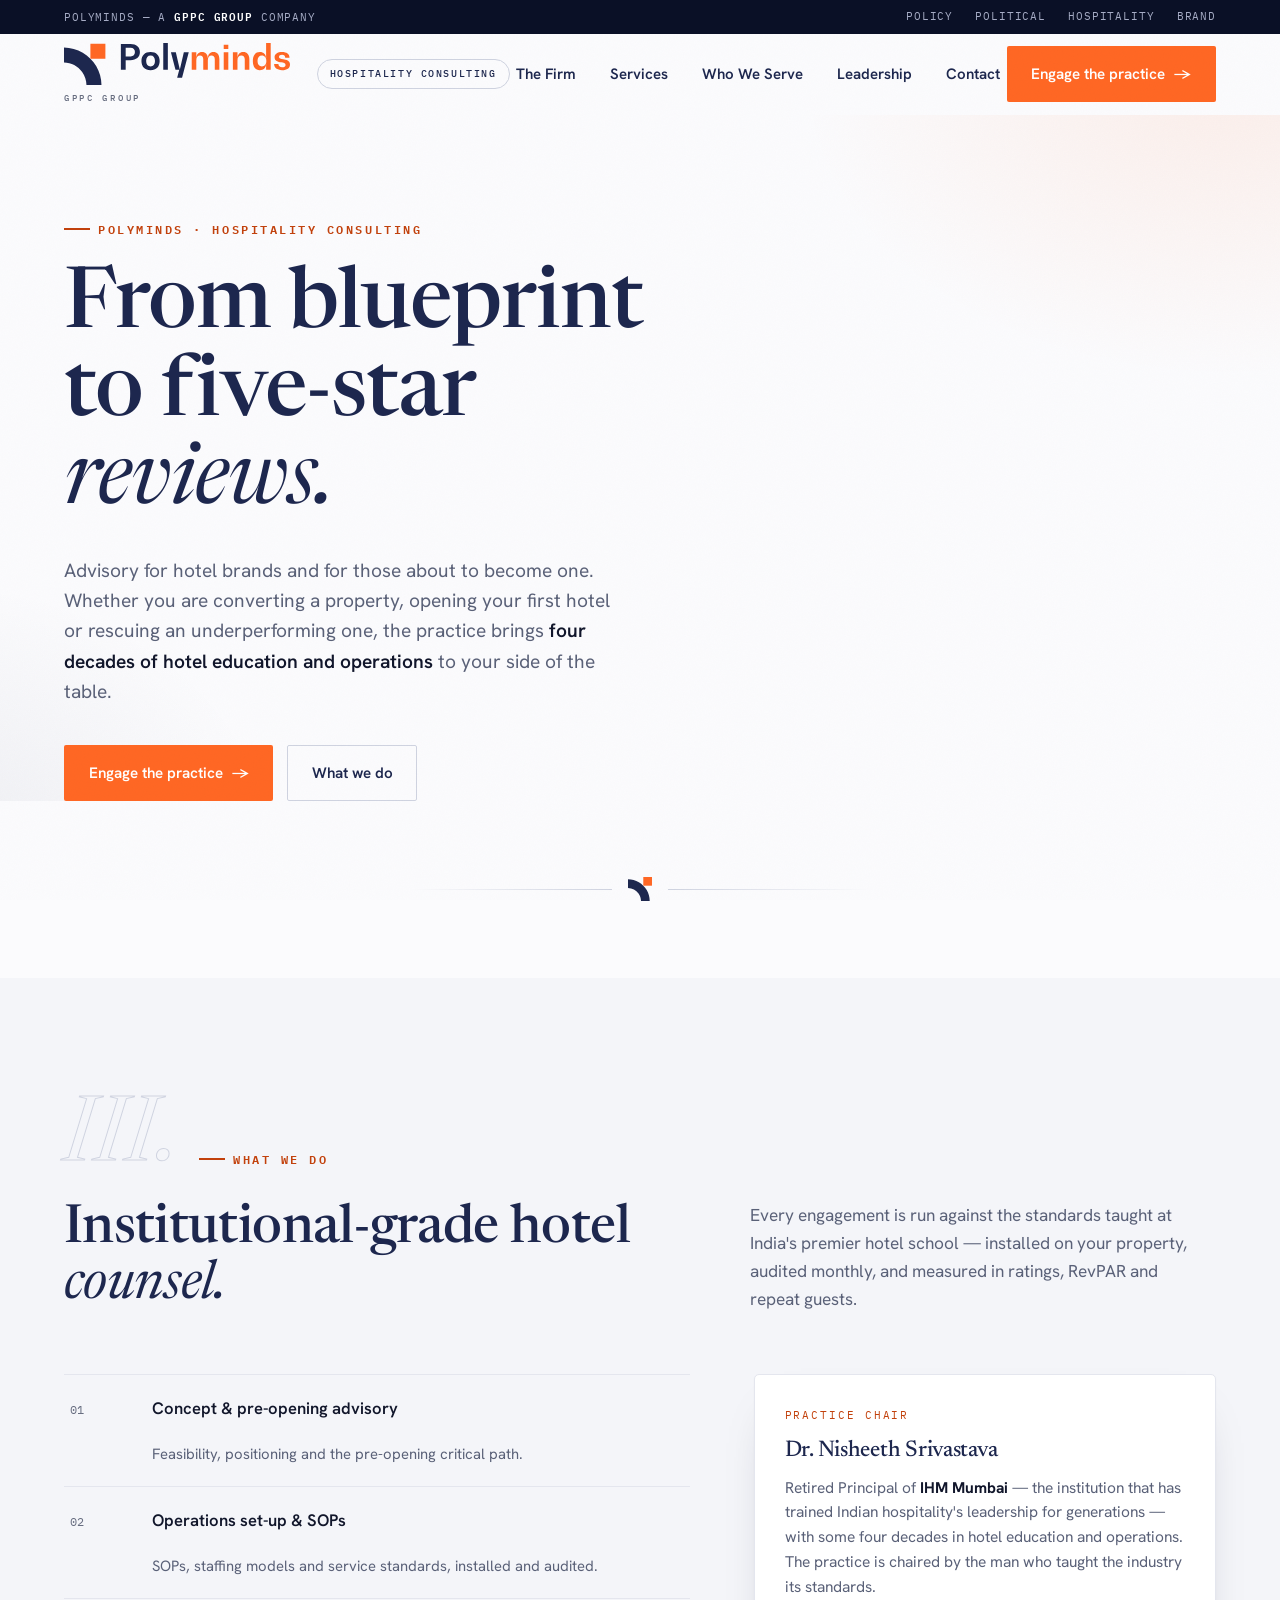
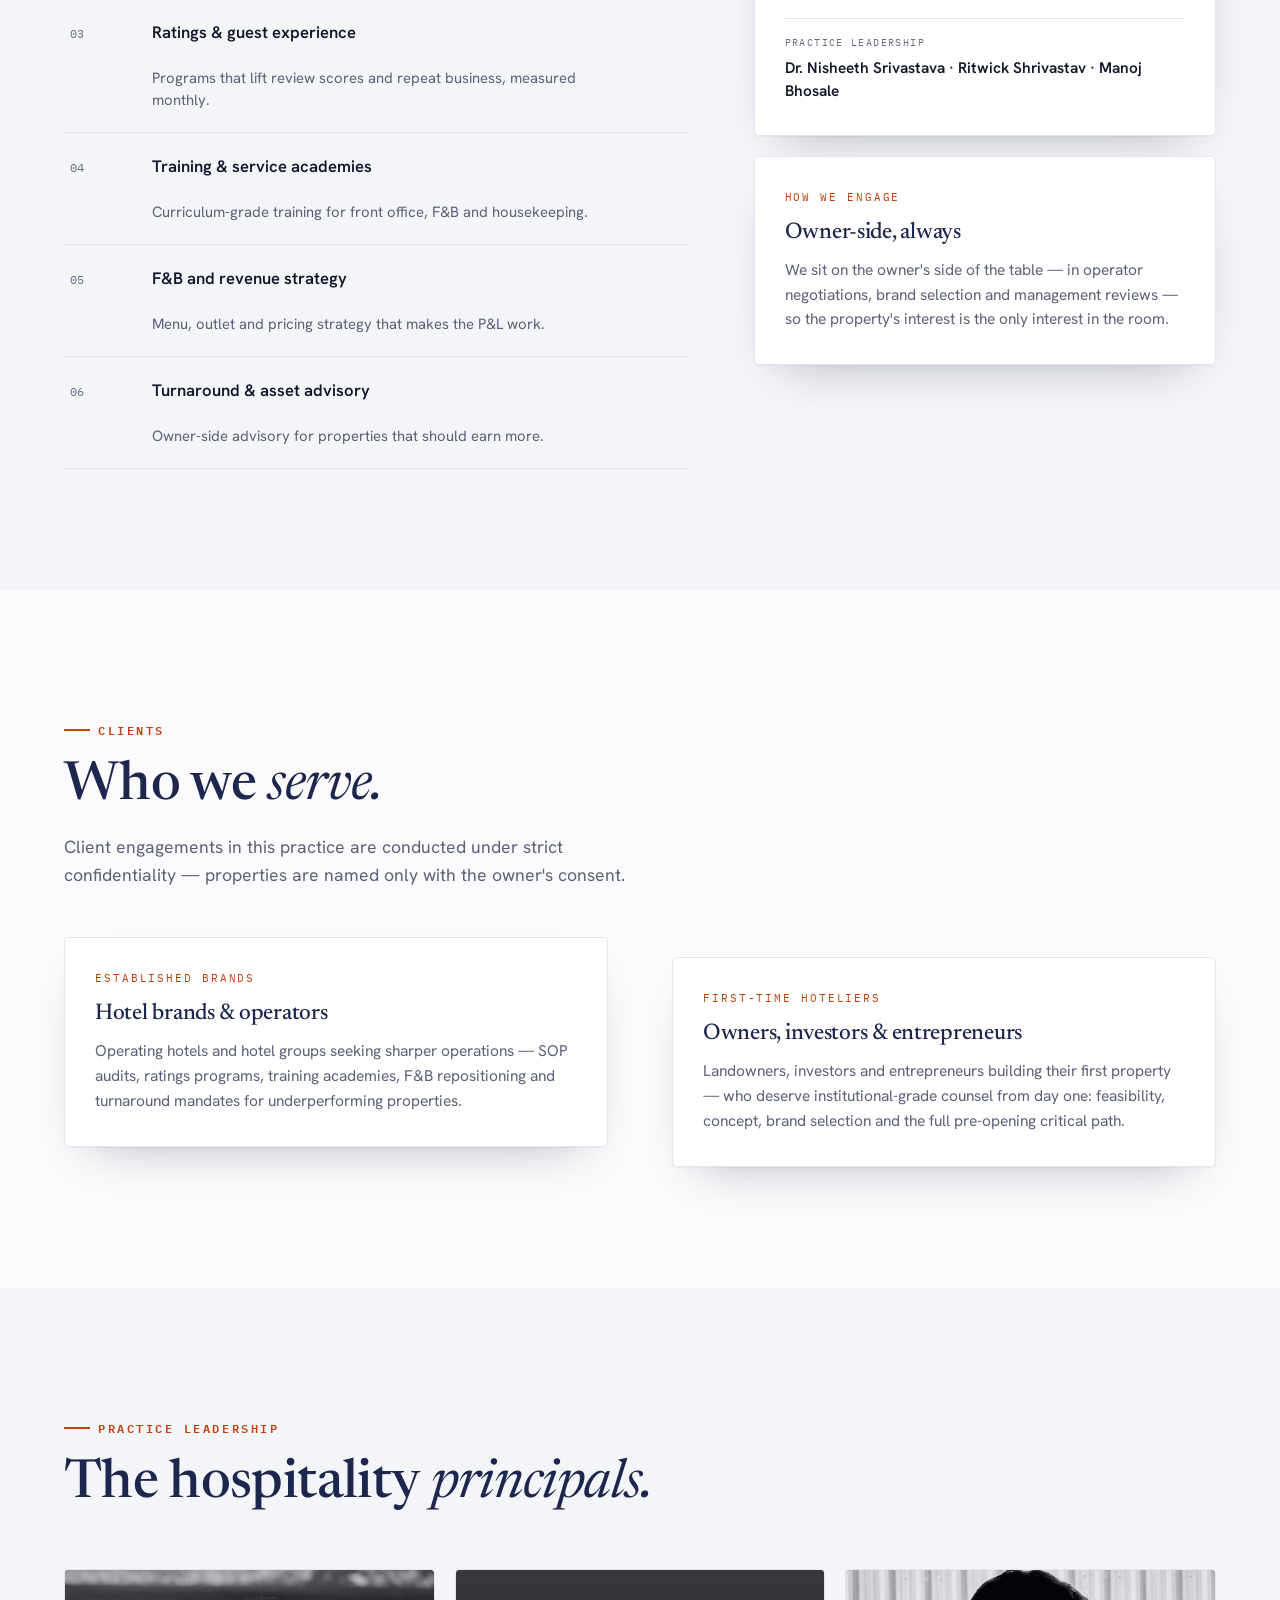
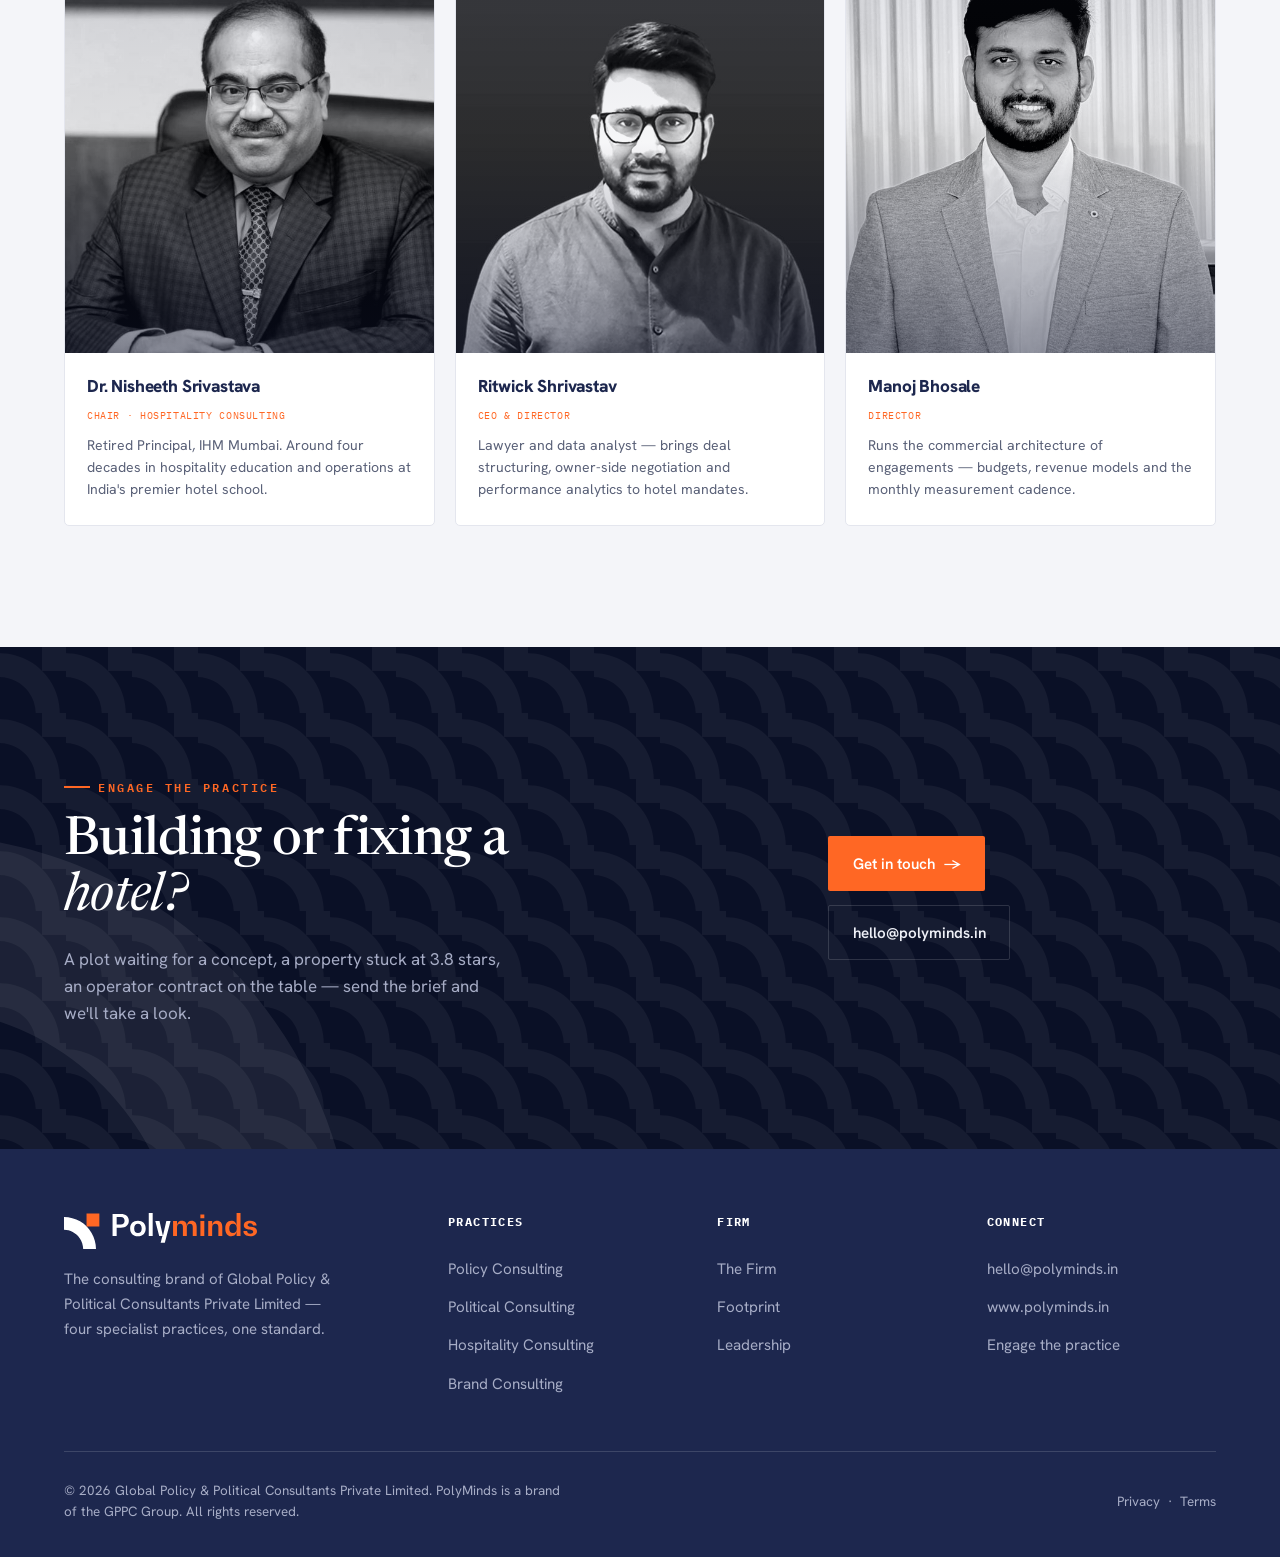
<file: hospitality.html>
<!DOCTYPE html>
<html lang="en">
<head>
<meta charset="UTF-8" />
<meta name="viewport" content="width=device-width, initial-scale=1" />
<title>PolyMinds Hospitality Consulting — From blueprint to five-star reviews</title>
<meta name="description" content="PolyMinds Hospitality Consulting advises hotel brands and first-time hoteliers on pre-opening, operations, ratings and turnaround — chaired by Dr. Nisheeth Srivastava, retired Principal of IHM Mumbai." />

<link rel="icon" href="assets/favicon.svg" type="image/svg+xml" />
<meta name="theme-color" content="#1D274E" />
<link rel="canonical" href="https://polyminds.in/hospitality.html" />
<meta property="og:type" content="website" />
<meta property="og:site_name" content="PolyMinds — GPPC Group" />
<meta property="og:title" content="PolyMinds Hospitality Consulting — From blueprint to five-star reviews" />
<meta property="og:description" content="PolyMinds Hospitality Consulting advises hotel brands and first-time hoteliers on pre-opening, operations, ratings and turnaround — chaired by Dr. Nisheeth Srivastava, retired Principal of IHM Mumbai." />
<meta property="og:url" content="https://polyminds.in/hospitality.html" />
<meta property="og:image" content="https://polyminds.in/assets/og.png" />
<meta property="og:image:width" content="1200" />
<meta property="og:image:height" content="630" />
<meta name="twitter:card" content="summary_large_image" />
<meta name="twitter:title" content="PolyMinds Hospitality Consulting — From blueprint to five-star reviews" />
<meta name="twitter:description" content="PolyMinds Hospitality Consulting advises hotel brands and first-time hoteliers on pre-opening, operations, ratings and turnaround — chaired by Dr. Nisheeth Srivastava, retired Principal of IHM Mumbai." />
<meta name="twitter:image" content="https://polyminds.in/assets/og.png" />

<link rel="preconnect" href="https://fonts.googleapis.com" />
<link rel="preconnect" href="https://fonts.gstatic.com" crossorigin />
<link href="https://fonts.googleapis.com/css2?family=Newsreader:ital,opsz,wght@0,6..72,300;0,6..72,400;0,6..72,500;0,6..72,600;1,6..72,300;1,6..72,400;1,6..72,500&family=Hanken+Grotesk:wght@400;500;600;700;800&family=IBM+Plex+Mono:wght@400;500;600&display=swap" rel="stylesheet" />
<link rel="stylesheet" href="styles.css" />
</head>
<body id="top">

<div class="topbar">
  <div class="wrap">
    <span>PolyMinds — a <b>GPPC Group</b> company</span>
    <span class="right">
      <a href="policy.html">Policy</a>
      <a href="political.html">Political</a>
      <a href="hospitality.html">Hospitality</a>
      <a href="brand.html">Brand</a>
    </span>
  </div>
</div>

<header id="header">
  <div class="wrap nav">
    <a class="brand" href="index.html" aria-label="PolyMinds home">
      <span class="lockup">
        <img class="logo" src="assets/logo.svg" alt="Polyminds"/>
        <span class="grp">GPPC Group</span>
      </span>
      <span class="vert">Hospitality Consulting</span>
    </a>
    <nav class="nav-links" aria-label="Primary">
      <a href="index.html">The Firm</a>
      <a href="#services">Services</a>
      <a href="#clients">Who We Serve</a>
      <a href="#team">Leadership</a>
      <a href="#contact">Contact</a>
    </nav>
    <div class="nav-cta">
      <a href="#contact" class="btn btn-primary">Engage the practice <span class="arr">→</span></a>
      <button class="menu-btn" id="menuOpen" aria-label="Open menu"><span></span><span></span><span></span></button>
    </div>
  </div>
</header>

<div class="m-menu" id="mMenu" aria-hidden="true">
  <div class="m-top">
    <span class="brand"><img class="logo" src="assets/logo-white.svg" alt="Polyminds"/></span>
    <button class="close" id="menuClose" aria-label="Close menu">×</button>
  </div>
  <nav>
    <a href="index.html">The Firm</a>
    <a href="#services">Services</a>
    <a href="#clients">Who We Serve</a>
    <a href="#team">Leadership</a>
    <a href="#contact">Contact</a>
  </nav>
  <a href="#contact" class="btn btn-primary">Engage the practice <span class="arr">→</span></a>
</div>

<main>
  <section class="hero sub">
    <div class="wrap">
      <div class="hero-grid">
        <div class="hero-copy">
          <span class="eyebrow" data-load style="animation-delay:.05s">PolyMinds · Hospitality Consulting</span>
          <h1 data-load style="animation-delay:.12s">From blueprint to five-star <span class="serif-i">reviews.</span></h1>
          <p class="lead" data-load style="animation-delay:.2s">Advisory for hotel brands and for those about to become one. Whether you are converting a property, opening your first hotel or rescuing an underperforming one, the practice brings <b>four decades of hotel education and operations</b> to your side of the table.</p>
          <div class="hero-actions" data-load style="animation-delay:.28s">
            <a href="#contact" class="btn btn-primary">Engage the practice <span class="arr">→</span></a>
            <a href="#services" class="btn btn-ghost">What we do</a>
          </div>
        </div>
      </div>
    </div>
  </section>

  <div class="motif-band" aria-hidden="true"></div>
  <section id="services" class="chapter alt">
    <div class="wrap">
      <div class="ch-head">
        <div class="reveal">
          <div class="ch-label"><span class="roman">III.</span><span class="eyebrow">What we do</span></div>
          <h2>Institutional-grade hotel <span class="serif-i">counsel.</span></h2>
        </div>
        <p class="ch-intro reveal" style="transition-delay:.1s">Every engagement is run against the standards taught at India's premier hotel school — installed on your property, audited monthly, and measured in ratings, RevPAR and repeat guests.</p>
      </div>
      <div class="ch-body">
        <div class="svc reveal">
          <div class="svc-row"><span class="sn">01</span><span class="st">Concept &amp; pre-opening advisory</span><span class="sd">Feasibility, positioning and the pre-opening critical path.</span></div>
          <div class="svc-row"><span class="sn">02</span><span class="st">Operations set-up &amp; SOPs</span><span class="sd">SOPs, staffing models and service standards, installed and audited.</span></div>
          <div class="svc-row"><span class="sn">03</span><span class="st">Ratings &amp; guest experience</span><span class="sd">Programs that lift review scores and repeat business, measured monthly.</span></div>
          <div class="svc-row"><span class="sn">04</span><span class="st">Training &amp; service academies</span><span class="sd">Curriculum-grade training for front office, F&amp;B and housekeeping.</span></div>
          <div class="svc-row"><span class="sn">05</span><span class="st">F&amp;B and revenue strategy</span><span class="sd">Menu, outlet and pricing strategy that makes the P&amp;L work.</span></div>
          <div class="svc-row"><span class="sn">06</span><span class="st">Turnaround &amp; asset advisory</span><span class="sd">Owner-side advisory for properties that should earn more.</span></div>
        </div>
        <div>
          <div class="aside-card reveal" style="transition-delay:.1s">
            <span class="ac-k">Practice chair</span>
            <h3>Dr. Nisheeth Srivastava</h3>
            <p>Retired Principal of <b>IHM Mumbai</b> — the institution that has trained Indian hospitality's leadership for generations — with some four decades in hotel education and operations. The practice is chaired by the man who taught the industry its standards.</p>
            <div class="who"><div class="lbl">Practice leadership</div><div class="nm">Dr. Nisheeth Srivastava · Ritwick Shrivastav · Manoj Bhosale</div></div>
          </div>
          <div class="aside-card reveal" style="transition-delay:.18s">
            <span class="ac-k">How we engage</span>
            <h3>Owner-side, always</h3>
            <p>We sit on the owner's side of the table — in operator negotiations, brand selection and management reviews — so the property's interest is the only interest in the room.</p>
          </div>
        </div>
      </div>
    </div>
  </section>

  <section id="clients" class="endorse">
    <div class="wrap">
      <div class="sec-head reveal">
        <span class="eyebrow">Clients</span>
        <h2>Who we <span class="serif-i">serve.</span></h2>
        <p>Client engagements in this practice are conducted under strict confidentiality — properties are named only with the owner's consent.</p>
      </div>
      <div class="ch-body" style="margin-top:48px;grid-template-columns:1fr 1fr">
        <div class="aside-card reveal">
          <span class="ac-k">Established brands</span>
          <h3>Hotel brands &amp; operators</h3>
          <p>Operating hotels and hotel groups seeking sharper operations — SOP audits, ratings programs, training academies, F&amp;B repositioning and turnaround mandates for underperforming properties.</p>
        </div>
        <div class="aside-card reveal" style="transition-delay:.1s">
          <span class="ac-k">First-time hoteliers</span>
          <h3>Owners, investors &amp; entrepreneurs</h3>
          <p>Landowners, investors and entrepreneurs building their first property — who deserve institutional-grade counsel from day one: feasibility, concept, brand selection and the full pre-opening critical path.</p>
        </div>
      </div>
    </div>
  </section>

  <section id="team" class="team">
    <div class="wrap">
      <div class="sec-head reveal">
        <span class="eyebrow">Practice leadership</span>
        <h2>The hospitality <span class="serif-i">principals.</span></h2>
      </div>
      <div class="tgrid" style="grid-template-columns:repeat(3,minmax(0,380px))">
        <div class="tmember reveal">
          <div class="pic"><img src="assets/nisheeth.jpg" alt="Dr. Nisheeth Srivastava" loading="lazy"/></div>
          <div class="tinfo">
            <div class="nm">Dr. Nisheeth Srivastava</div>
            <div class="rl">Chair · Hospitality Consulting</div>
            <p class="bio">Retired Principal, IHM Mumbai. Around four decades in hospitality education and operations at India's premier hotel school.</p>
          </div>
        </div>
        <div class="tmember reveal" style="transition-delay:.06s">
          <div class="pic"><svg class="wm" viewBox="0 0 110.8 110.8"><path d="M0 50.54C19.46 50.93 37.3 60.34 48.57 76 55.88 86.15 59.86 98.22 60.06 110.73L100.19 110.73C100.03 93.06 95.31 75.84 86.37 60.57 77.62 45.64 65.11 33.09 50.17 24.31 35.15 15.49 17.41 10.58 0 10.41Z" fill="#fff"/></svg><img src="assets/ritwick.jpg" alt="Ritwick Shrivastav" loading="lazy"/></div>
          <div class="tinfo">
            <div class="nm">Ritwick Shrivastav</div>
            <div class="rl">CEO &amp; Director</div>
            <p class="bio">Lawyer and data analyst — brings deal structuring, owner-side negotiation and performance analytics to hotel mandates.</p>
          </div>
        </div>
        <div class="tmember reveal" style="transition-delay:.12s">
          <div class="pic"><svg class="wm" viewBox="0 0 110.8 110.8"><path d="M0 50.54C19.46 50.93 37.3 60.34 48.57 76 55.88 86.15 59.86 98.22 60.06 110.73L100.19 110.73C100.03 93.06 95.31 75.84 86.37 60.57 77.62 45.64 65.11 33.09 50.17 24.31 35.15 15.49 17.41 10.58 0 10.41Z" fill="#fff"/></svg><img src="assets/manoj.jpg" alt="Manoj Bhosale" loading="lazy"/></div>
          <div class="tinfo">
            <div class="nm">Manoj Bhosale</div>
            <div class="rl">Director</div>
            <p class="bio">Runs the commercial architecture of engagements — budgets, revenue models and the monthly measurement cadence.</p>
          </div>
        </div>
      </div>
    </div>
  </section>

  <section id="contact" class="cta">
    <svg class="archwm" aria-hidden="true" viewBox="0 0 110.8 110.8"><path d="M0 50.54C19.46 50.93 37.3 60.34 48.57 76 55.88 86.15 59.86 98.22 60.06 110.73L100.19 110.73C100.03 93.06 95.31 75.84 86.37 60.57 77.62 45.64 65.11 33.09 50.17 24.31 35.15 15.49 17.41 10.58 0 10.41Z" fill="#fff"/></svg>
    <div class="wrap inner">
      <div class="reveal">
        <span class="eyebrow">Engage the practice</span>
        <h2 style="margin-top:18px;">Building or fixing a <span class="serif-i">hotel?</span></h2>
        <p>A plot waiting for a concept, a property stuck at 3.8 stars, an operator contract on the table — send the brief and we'll take a look.</p>
      </div>
      <div class="cta-side reveal" style="transition-delay:.1s">
        <a href="mailto:hello@polyminds.in" class="btn btn-primary">Get in touch <span class="arr">→</span></a>
        <a href="mailto:hello@polyminds.in" class="btn btn-ghost on-dark">hello@polyminds.in</a>
      </div>
    </div>
  </section>
</main>

<footer>
  <div class="wrap">
    <div class="foot-top">
      <div class="foot-brand">
        <span class="brand">
          <img class="logo" src="assets/logo-white.svg" alt="Polyminds"/>
        </span>
        <p>The consulting brand of Global Policy &amp; Political Consultants Private Limited — four specialist practices, one standard.</p>
      </div>
      <div class="foot-col">
        <h4>Practices</h4>
        <a href="policy.html">Policy Consulting</a>
        <a href="political.html">Political Consulting</a>
        <a href="hospitality.html">Hospitality Consulting</a>
        <a href="brand.html">Brand Consulting</a>
      </div>
      <div class="foot-col">
        <h4>Firm</h4>
        <a href="index.html#firm">The Firm</a>
        <a href="index.html#footprint">Footprint</a>
        <a href="index.html#leadership">Leadership</a>
      </div>
      <div class="foot-col">
        <h4>Connect</h4>
        <a href="mailto:hello@polyminds.in">hello@polyminds.in</a>
        <a href="https://polyminds.in">www.polyminds.in</a>
        <a href="#contact">Engage the practice</a>
      </div>
    </div>
    <div class="foot-bottom">
      <span class="legal">© 2026 Global Policy &amp; Political Consultants Private Limited. PolyMinds is a brand of the GPPC Group. All rights reserved.</span>
      <span><a href="#">Privacy</a> &nbsp;·&nbsp; <a href="#">Terms</a></span>
    </div>
  </div>
</footer>

<script src="site.js"></script>
</body>
</html>
</file>
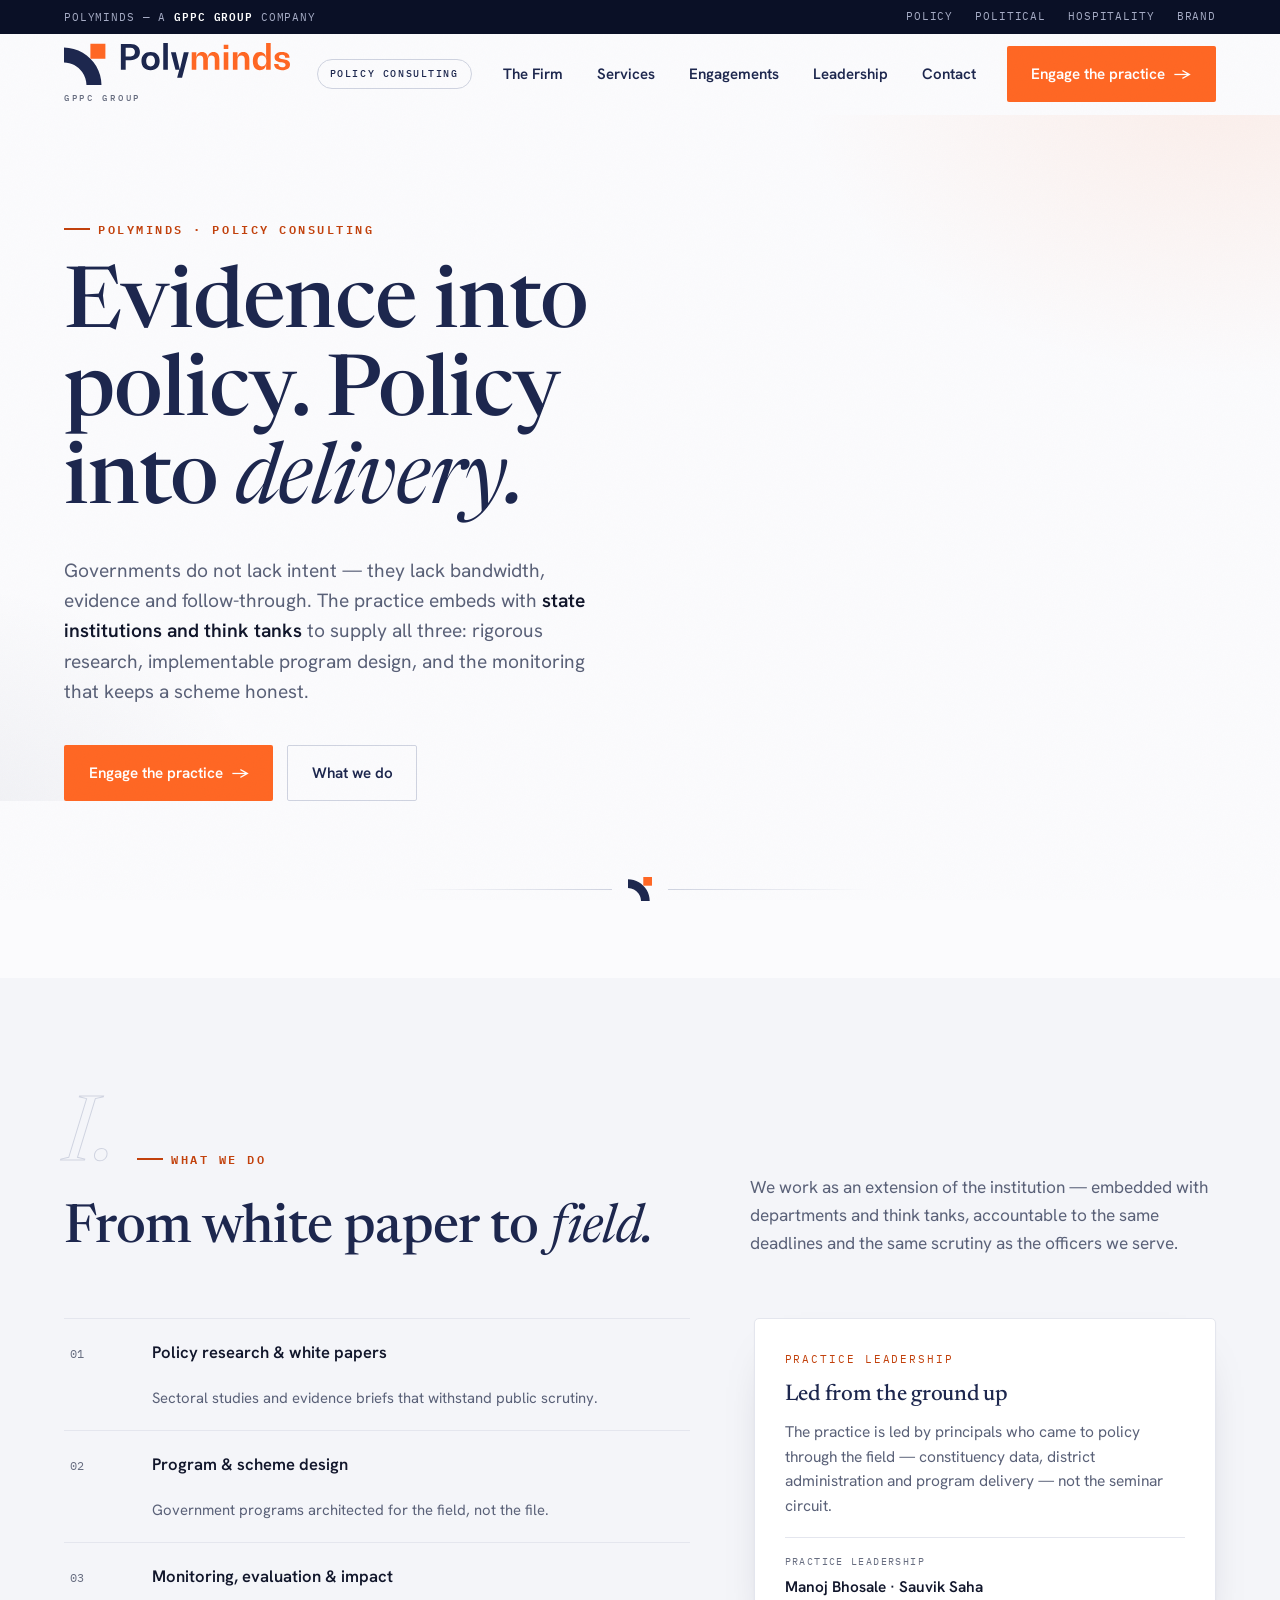
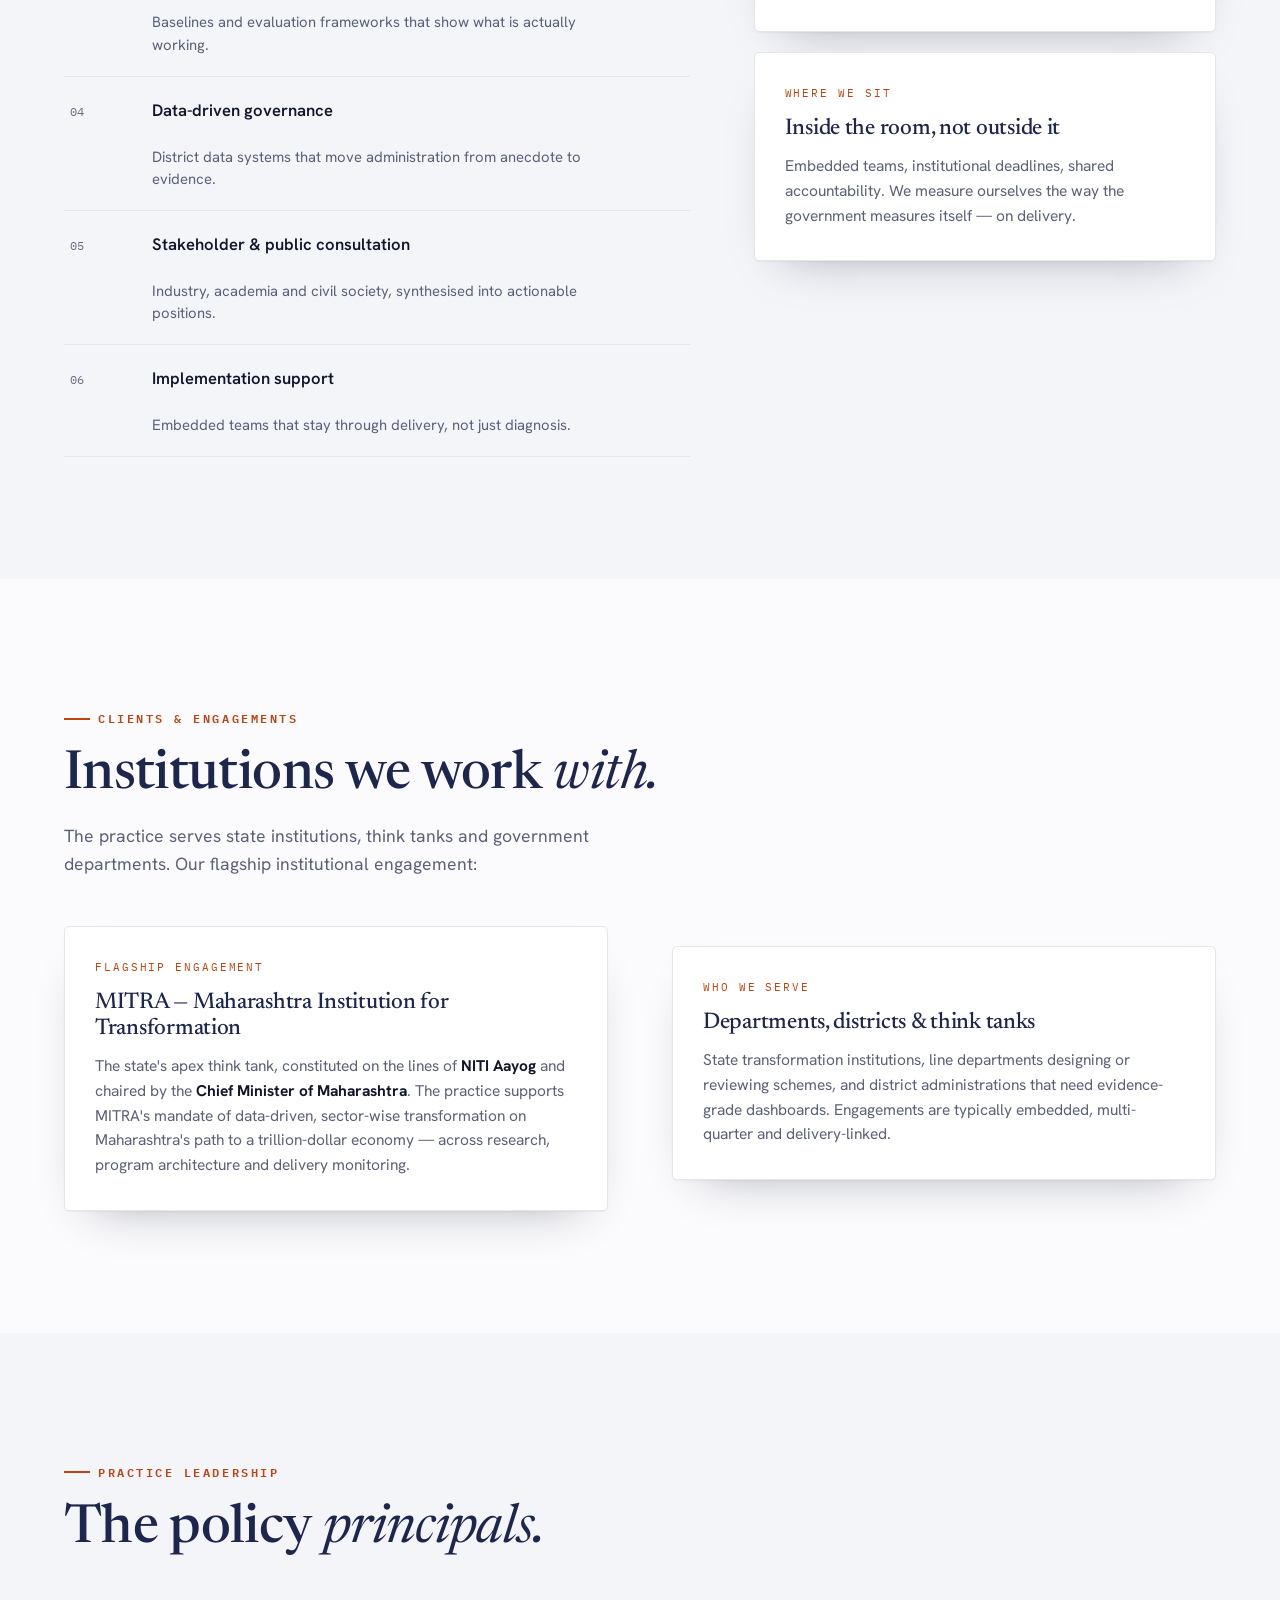
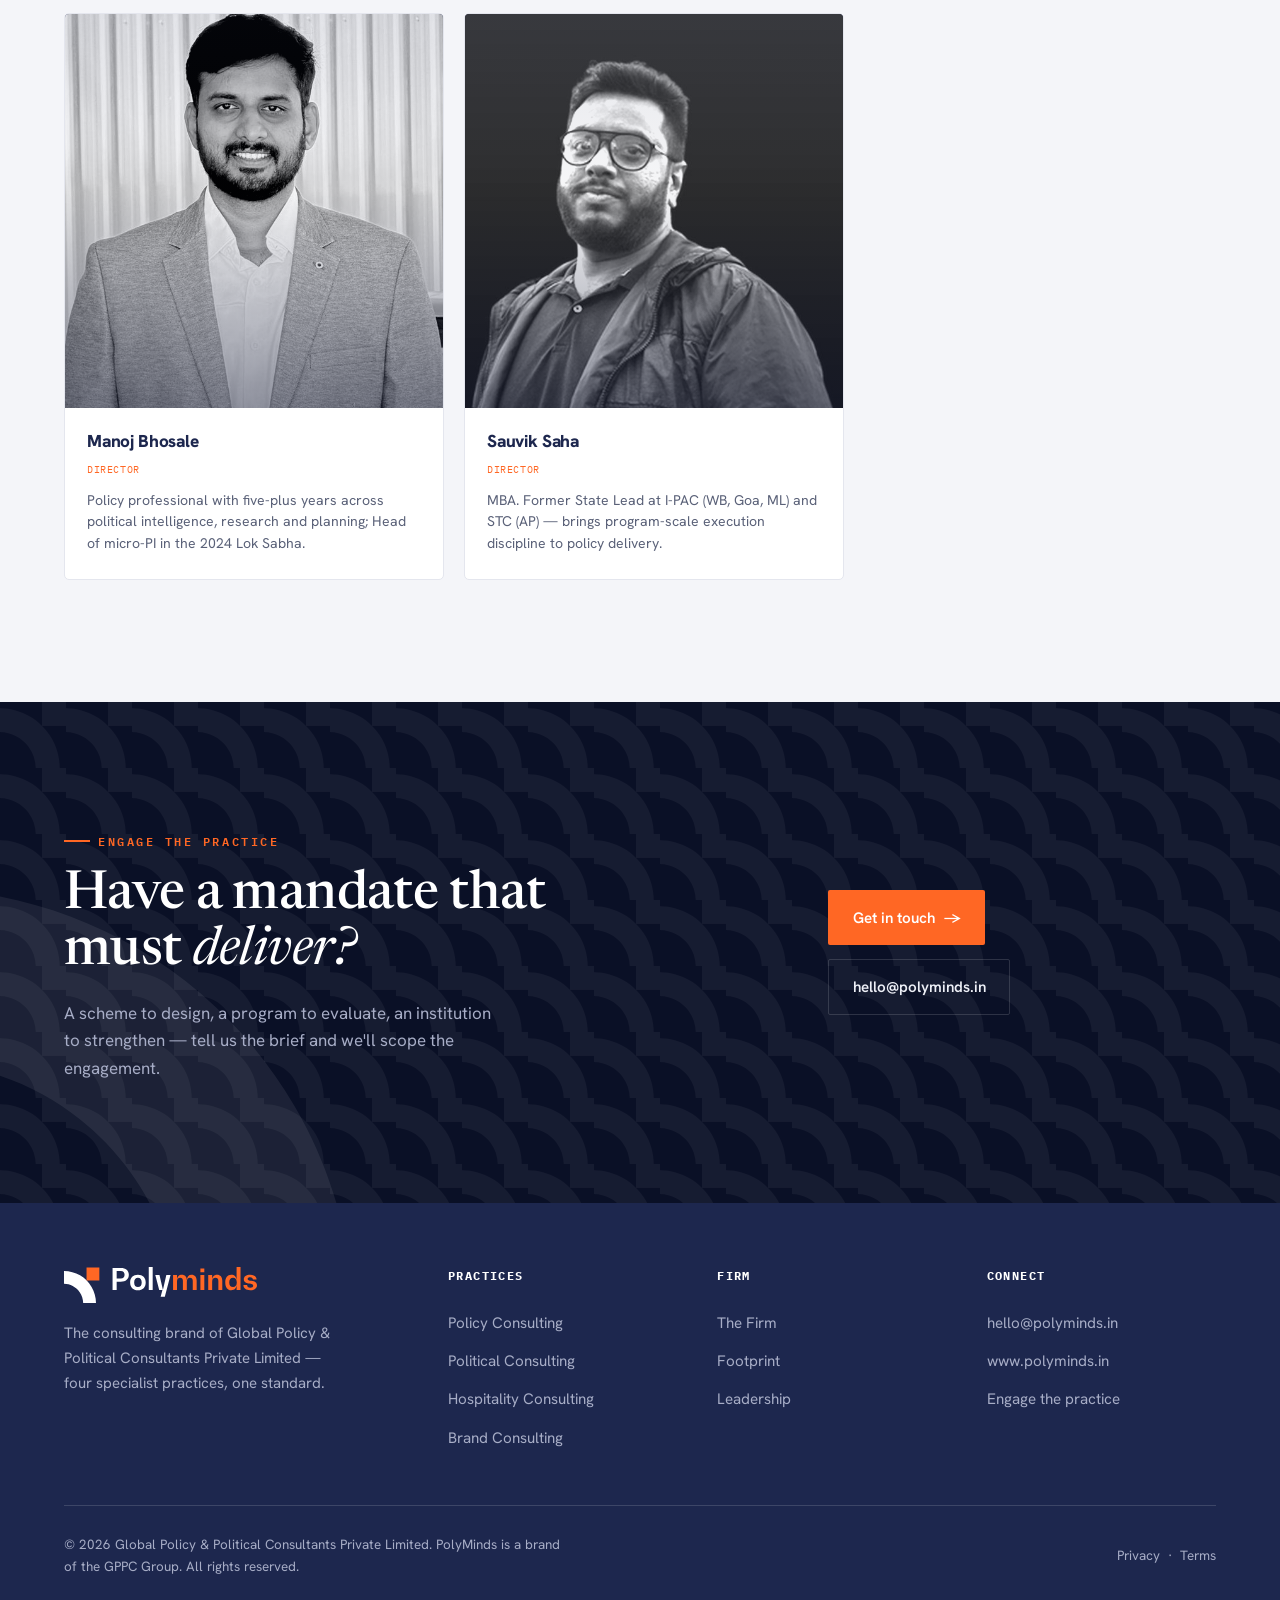
<file: policy.html>
<!DOCTYPE html>
<html lang="en">
<head>
<meta charset="UTF-8" />
<meta name="viewport" content="width=device-width, initial-scale=1" />
<title>PolyMinds Policy Consulting — Evidence into policy, policy into delivery</title>
<meta name="description" content="PolyMinds Policy Consulting works with state institutions and think tanks — including MITRA, Maharashtra's apex think tank — on research, program design, monitoring and delivery." />

<link rel="icon" href="assets/favicon.svg" type="image/svg+xml" />
<meta name="theme-color" content="#1D274E" />
<link rel="canonical" href="https://polyminds.in/policy.html" />
<meta property="og:type" content="website" />
<meta property="og:site_name" content="PolyMinds — GPPC Group" />
<meta property="og:title" content="PolyMinds Policy Consulting — Evidence into policy, policy into delivery" />
<meta property="og:description" content="PolyMinds Policy Consulting works with state institutions and think tanks — including MITRA, Maharashtra's apex think tank — on research, program design, monitoring and delivery." />
<meta property="og:url" content="https://polyminds.in/policy.html" />
<meta property="og:image" content="https://polyminds.in/assets/og.png" />
<meta property="og:image:width" content="1200" />
<meta property="og:image:height" content="630" />
<meta name="twitter:card" content="summary_large_image" />
<meta name="twitter:title" content="PolyMinds Policy Consulting — Evidence into policy, policy into delivery" />
<meta name="twitter:description" content="PolyMinds Policy Consulting works with state institutions and think tanks — including MITRA, Maharashtra's apex think tank — on research, program design, monitoring and delivery." />
<meta name="twitter:image" content="https://polyminds.in/assets/og.png" />

<link rel="preconnect" href="https://fonts.googleapis.com" />
<link rel="preconnect" href="https://fonts.gstatic.com" crossorigin />
<link href="https://fonts.googleapis.com/css2?family=Newsreader:ital,opsz,wght@0,6..72,300;0,6..72,400;0,6..72,500;0,6..72,600;1,6..72,300;1,6..72,400;1,6..72,500&family=Hanken+Grotesk:wght@400;500;600;700;800&family=IBM+Plex+Mono:wght@400;500;600&display=swap" rel="stylesheet" />
<link rel="stylesheet" href="styles.css" />
</head>
<body id="top">

<div class="topbar">
  <div class="wrap">
    <span>PolyMinds — a <b>GPPC Group</b> company</span>
    <span class="right">
      <a href="policy.html">Policy</a>
      <a href="political.html">Political</a>
      <a href="hospitality.html">Hospitality</a>
      <a href="brand.html">Brand</a>
    </span>
  </div>
</div>

<header id="header">
  <div class="wrap nav">
    <a class="brand" href="index.html" aria-label="PolyMinds home">
      <span class="lockup">
        <img class="logo" src="assets/logo.svg" alt="Polyminds"/>
        <span class="grp">GPPC Group</span>
      </span>
      <span class="vert">Policy Consulting</span>
    </a>
    <nav class="nav-links" aria-label="Primary">
      <a href="index.html">The Firm</a>
      <a href="#services">Services</a>
      <a href="#clients">Engagements</a>
      <a href="#team">Leadership</a>
      <a href="#contact">Contact</a>
    </nav>
    <div class="nav-cta">
      <a href="#contact" class="btn btn-primary">Engage the practice <span class="arr">→</span></a>
      <button class="menu-btn" id="menuOpen" aria-label="Open menu"><span></span><span></span><span></span></button>
    </div>
  </div>
</header>

<div class="m-menu" id="mMenu" aria-hidden="true">
  <div class="m-top">
    <span class="brand"><img class="logo" src="assets/logo-white.svg" alt="Polyminds"/></span>
    <button class="close" id="menuClose" aria-label="Close menu">×</button>
  </div>
  <nav>
    <a href="index.html">The Firm</a>
    <a href="#services">Services</a>
    <a href="#clients">Engagements</a>
    <a href="#team">Leadership</a>
    <a href="#contact">Contact</a>
  </nav>
  <a href="#contact" class="btn btn-primary">Engage the practice <span class="arr">→</span></a>
</div>

<main>
  <section class="hero sub">
    <div class="wrap">
      <div class="hero-grid">
        <div class="hero-copy">
          <span class="eyebrow" data-load style="animation-delay:.05s">PolyMinds · Policy Consulting</span>
          <h1 data-load style="animation-delay:.12s">Evidence into policy. Policy into <span class="serif-i">delivery.</span></h1>
          <p class="lead" data-load style="animation-delay:.2s">Governments do not lack intent — they lack bandwidth, evidence and follow-through. The practice embeds with <b>state institutions and think tanks</b> to supply all three: rigorous research, implementable program design, and the monitoring that keeps a scheme honest.</p>
          <div class="hero-actions" data-load style="animation-delay:.28s">
            <a href="#contact" class="btn btn-primary">Engage the practice <span class="arr">→</span></a>
            <a href="#services" class="btn btn-ghost">What we do</a>
          </div>
        </div>
      </div>
    </div>
  </section>

  <div class="motif-band" aria-hidden="true"></div>
  <section id="services" class="chapter alt">
    <div class="wrap">
      <div class="ch-head">
        <div class="reveal">
          <div class="ch-label"><span class="roman">I.</span><span class="eyebrow">What we do</span></div>
          <h2>From white paper to <span class="serif-i">field.</span></h2>
        </div>
        <p class="ch-intro reveal" style="transition-delay:.1s">We work as an extension of the institution — embedded with departments and think tanks, accountable to the same deadlines and the same scrutiny as the officers we serve.</p>
      </div>
      <div class="ch-body">
        <div class="svc reveal">
          <div class="svc-row"><span class="sn">01</span><span class="st">Policy research &amp; white papers</span><span class="sd">Sectoral studies and evidence briefs that withstand public scrutiny.</span></div>
          <div class="svc-row"><span class="sn">02</span><span class="st">Program &amp; scheme design</span><span class="sd">Government programs architected for the field, not the file.</span></div>
          <div class="svc-row"><span class="sn">03</span><span class="st">Monitoring, evaluation &amp; impact</span><span class="sd">Baselines and evaluation frameworks that show what is actually working.</span></div>
          <div class="svc-row"><span class="sn">04</span><span class="st">Data-driven governance</span><span class="sd">District data systems that move administration from anecdote to evidence.</span></div>
          <div class="svc-row"><span class="sn">05</span><span class="st">Stakeholder &amp; public consultation</span><span class="sd">Industry, academia and civil society, synthesised into actionable positions.</span></div>
          <div class="svc-row"><span class="sn">06</span><span class="st">Implementation support</span><span class="sd">Embedded teams that stay through delivery, not just diagnosis.</span></div>
        </div>
        <div>
          <div class="aside-card reveal" style="transition-delay:.1s">
            <span class="ac-k">Practice leadership</span>
            <h3>Led from the ground up</h3>
            <p>The practice is led by principals who came to policy through the field — constituency data, district administration and program delivery — not the seminar circuit.</p>
            <div class="who"><div class="lbl">Practice leadership</div><div class="nm">Manoj Bhosale · Sauvik Saha</div></div>
          </div>
          <div class="aside-card reveal" style="transition-delay:.18s">
            <span class="ac-k">Where we sit</span>
            <h3>Inside the room, not outside it</h3>
            <p>Embedded teams, institutional deadlines, shared accountability. We measure ourselves the way the government measures itself — on delivery.</p>
          </div>
        </div>
      </div>
    </div>
  </section>

  <section id="clients" class="endorse">
    <div class="wrap">
      <div class="sec-head reveal">
        <span class="eyebrow">Clients &amp; engagements</span>
        <h2>Institutions we work <span class="serif-i">with.</span></h2>
        <p>The practice serves state institutions, think tanks and government departments. Our flagship institutional engagement:</p>
      </div>
      <div class="ch-body" style="margin-top:48px;grid-template-columns:1fr 1fr">
        <div class="aside-card reveal">
          <span class="ac-k">Flagship engagement</span>
          <h3>MITRA — Maharashtra Institution for Transformation</h3>
          <p>The state's apex think tank, constituted on the lines of <b>NITI Aayog</b> and chaired by the <b>Chief Minister of Maharashtra</b>. The practice supports MITRA's mandate of data-driven, sector-wise transformation on Maharashtra's path to a trillion-dollar economy — across research, program architecture and delivery monitoring.</p>
        </div>
        <div class="aside-card reveal" style="transition-delay:.1s">
          <span class="ac-k">Who we serve</span>
          <h3>Departments, districts &amp; think tanks</h3>
          <p>State transformation institutions, line departments designing or reviewing schemes, and district administrations that need evidence-grade dashboards. Engagements are typically embedded, multi-quarter and delivery-linked.</p>
        </div>
      </div>
    </div>
  </section>

  <section id="team" class="team">
    <div class="wrap">
      <div class="sec-head reveal">
        <span class="eyebrow">Practice leadership</span>
        <h2>The policy <span class="serif-i">principals.</span></h2>
      </div>
      <div class="tgrid" style="grid-template-columns:repeat(2,minmax(0,380px))">
        <div class="tmember reveal">
          <div class="pic"><svg class="wm" viewBox="0 0 110.8 110.8"><path d="M0 50.54C19.46 50.93 37.3 60.34 48.57 76 55.88 86.15 59.86 98.22 60.06 110.73L100.19 110.73C100.03 93.06 95.31 75.84 86.37 60.57 77.62 45.64 65.11 33.09 50.17 24.31 35.15 15.49 17.41 10.58 0 10.41Z" fill="#fff"/></svg><img src="assets/manoj.jpg" alt="Manoj Bhosale" loading="lazy"/></div>
          <div class="tinfo">
            <div class="nm">Manoj Bhosale</div>
            <div class="rl">Director</div>
            <p class="bio">Policy professional with five-plus years across political intelligence, research and planning; Head of micro-PI in the 2024 Lok Sabha.</p>
          </div>
        </div>
        <div class="tmember reveal" style="transition-delay:.06s">
          <div class="pic"><svg class="wm" viewBox="0 0 110.8 110.8"><path d="M0 50.54C19.46 50.93 37.3 60.34 48.57 76 55.88 86.15 59.86 98.22 60.06 110.73L100.19 110.73C100.03 93.06 95.31 75.84 86.37 60.57 77.62 45.64 65.11 33.09 50.17 24.31 35.15 15.49 17.41 10.58 0 10.41Z" fill="#fff"/></svg><img src="assets/sauvik.jpg" alt="Sauvik Saha" loading="lazy"/></div>
          <div class="tinfo">
            <div class="nm">Sauvik Saha</div>
            <div class="rl">Director</div>
            <p class="bio">MBA. Former State Lead at I-PAC (WB, Goa, ML) and STC (AP) — brings program-scale execution discipline to policy delivery.</p>
          </div>
        </div>
      </div>
    </div>
  </section>

  <section id="contact" class="cta">
    <svg class="archwm" aria-hidden="true" viewBox="0 0 110.8 110.8"><path d="M0 50.54C19.46 50.93 37.3 60.34 48.57 76 55.88 86.15 59.86 98.22 60.06 110.73L100.19 110.73C100.03 93.06 95.31 75.84 86.37 60.57 77.62 45.64 65.11 33.09 50.17 24.31 35.15 15.49 17.41 10.58 0 10.41Z" fill="#fff"/></svg>
    <div class="wrap inner">
      <div class="reveal">
        <span class="eyebrow">Engage the practice</span>
        <h2 style="margin-top:18px;">Have a mandate that must <span class="serif-i">deliver?</span></h2>
        <p>A scheme to design, a program to evaluate, an institution to strengthen — tell us the brief and we'll scope the engagement.</p>
      </div>
      <div class="cta-side reveal" style="transition-delay:.1s">
        <a href="mailto:hello@polyminds.in" class="btn btn-primary">Get in touch <span class="arr">→</span></a>
        <a href="mailto:hello@polyminds.in" class="btn btn-ghost on-dark">hello@polyminds.in</a>
      </div>
    </div>
  </section>
</main>

<footer>
  <div class="wrap">
    <div class="foot-top">
      <div class="foot-brand">
        <span class="brand">
          <img class="logo" src="assets/logo-white.svg" alt="Polyminds"/>
        </span>
        <p>The consulting brand of Global Policy &amp; Political Consultants Private Limited — four specialist practices, one standard.</p>
      </div>
      <div class="foot-col">
        <h4>Practices</h4>
        <a href="policy.html">Policy Consulting</a>
        <a href="political.html">Political Consulting</a>
        <a href="hospitality.html">Hospitality Consulting</a>
        <a href="brand.html">Brand Consulting</a>
      </div>
      <div class="foot-col">
        <h4>Firm</h4>
        <a href="index.html#firm">The Firm</a>
        <a href="index.html#footprint">Footprint</a>
        <a href="index.html#leadership">Leadership</a>
      </div>
      <div class="foot-col">
        <h4>Connect</h4>
        <a href="mailto:hello@polyminds.in">hello@polyminds.in</a>
        <a href="https://polyminds.in">www.polyminds.in</a>
        <a href="#contact">Engage the practice</a>
      </div>
    </div>
    <div class="foot-bottom">
      <span class="legal">© 2026 Global Policy &amp; Political Consultants Private Limited. PolyMinds is a brand of the GPPC Group. All rights reserved.</span>
      <span><a href="#">Privacy</a> &nbsp;·&nbsp; <a href="#">Terms</a></span>
    </div>
  </div>
</footer>

<script src="site.js"></script>
</body>
</html>
</file>
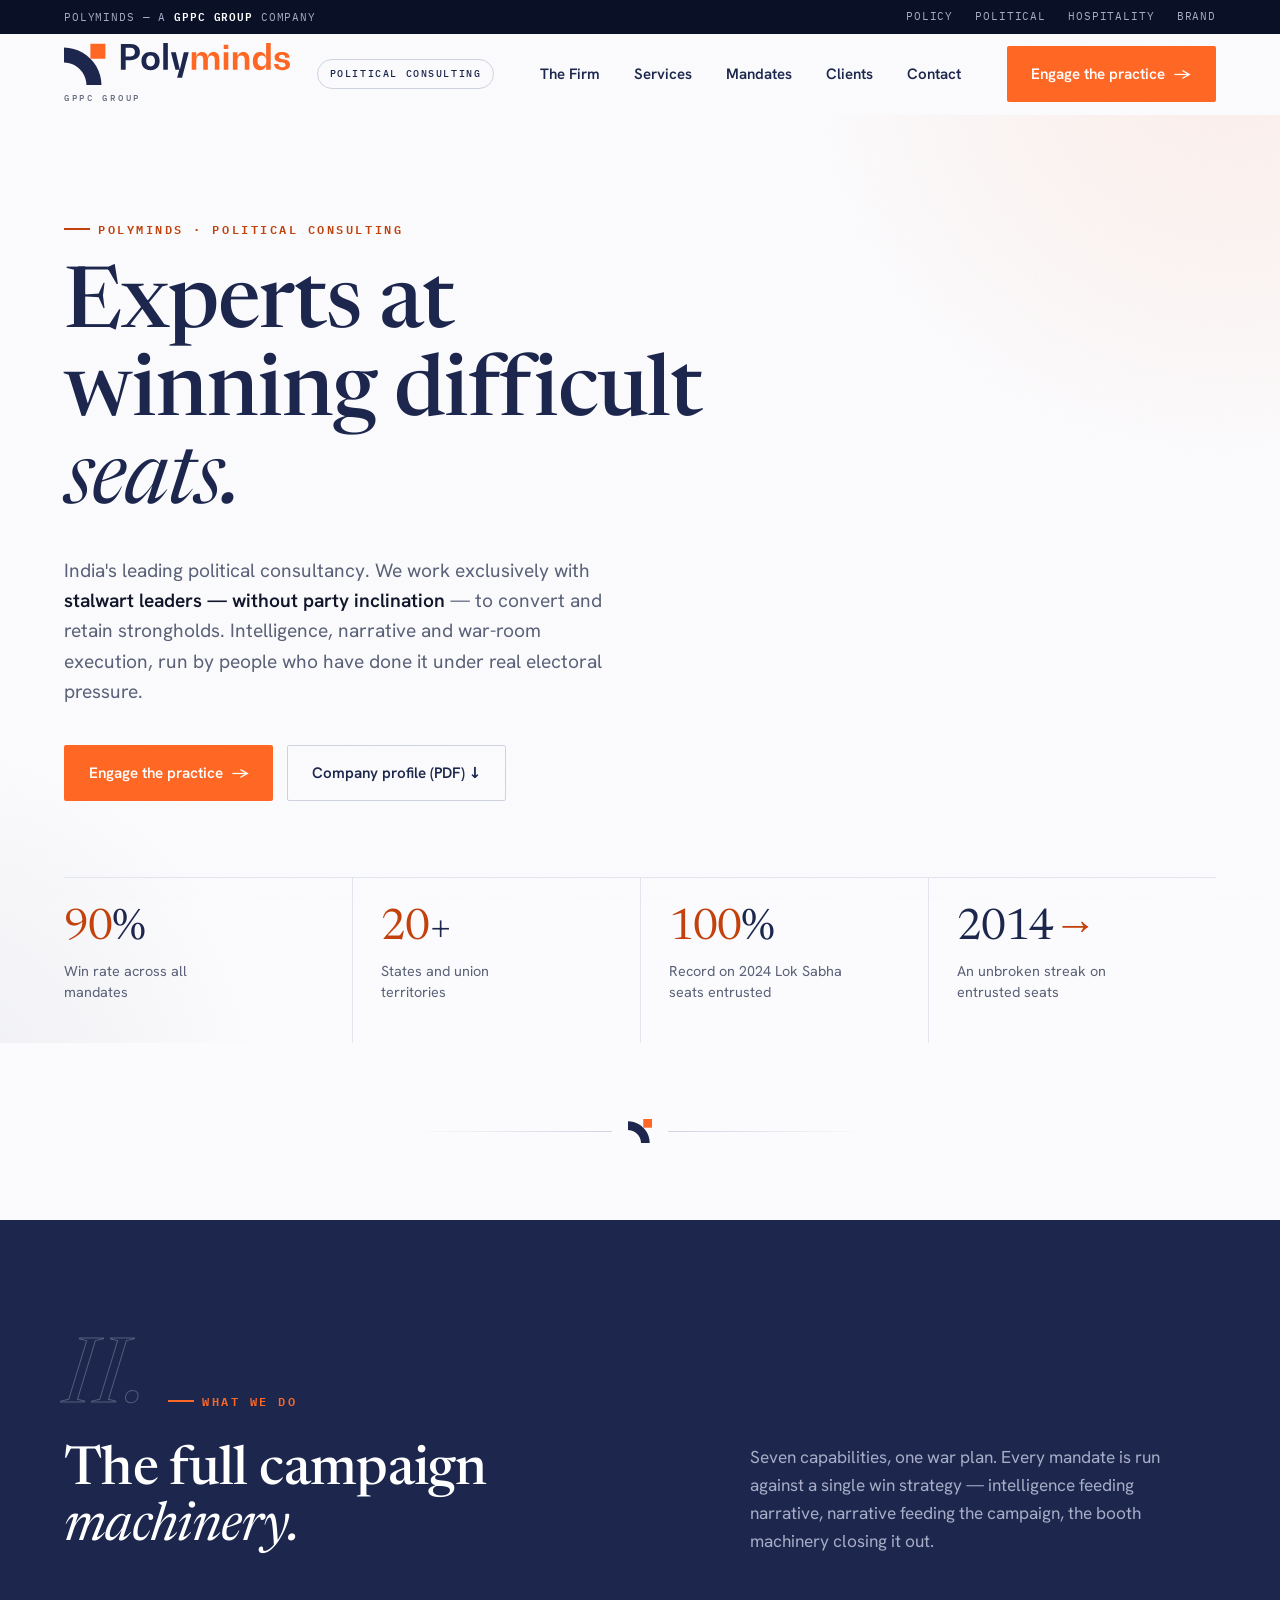
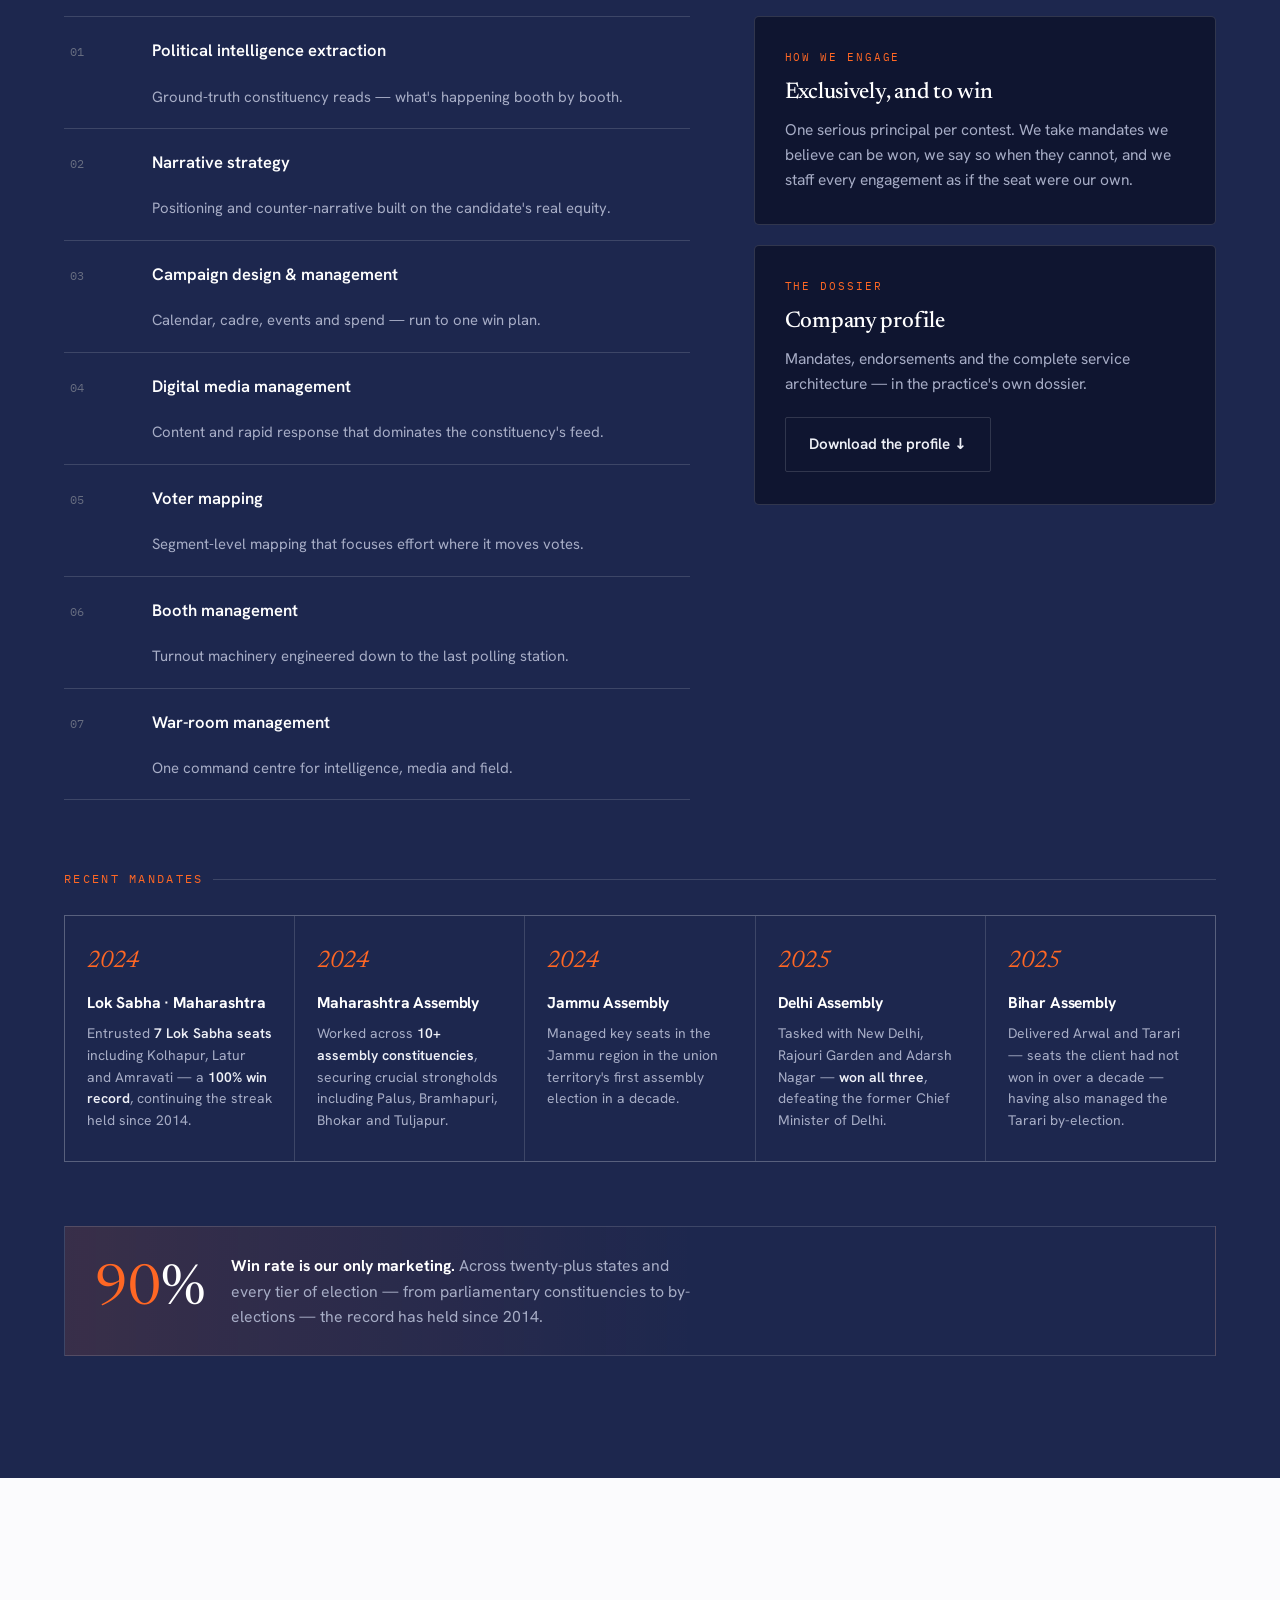
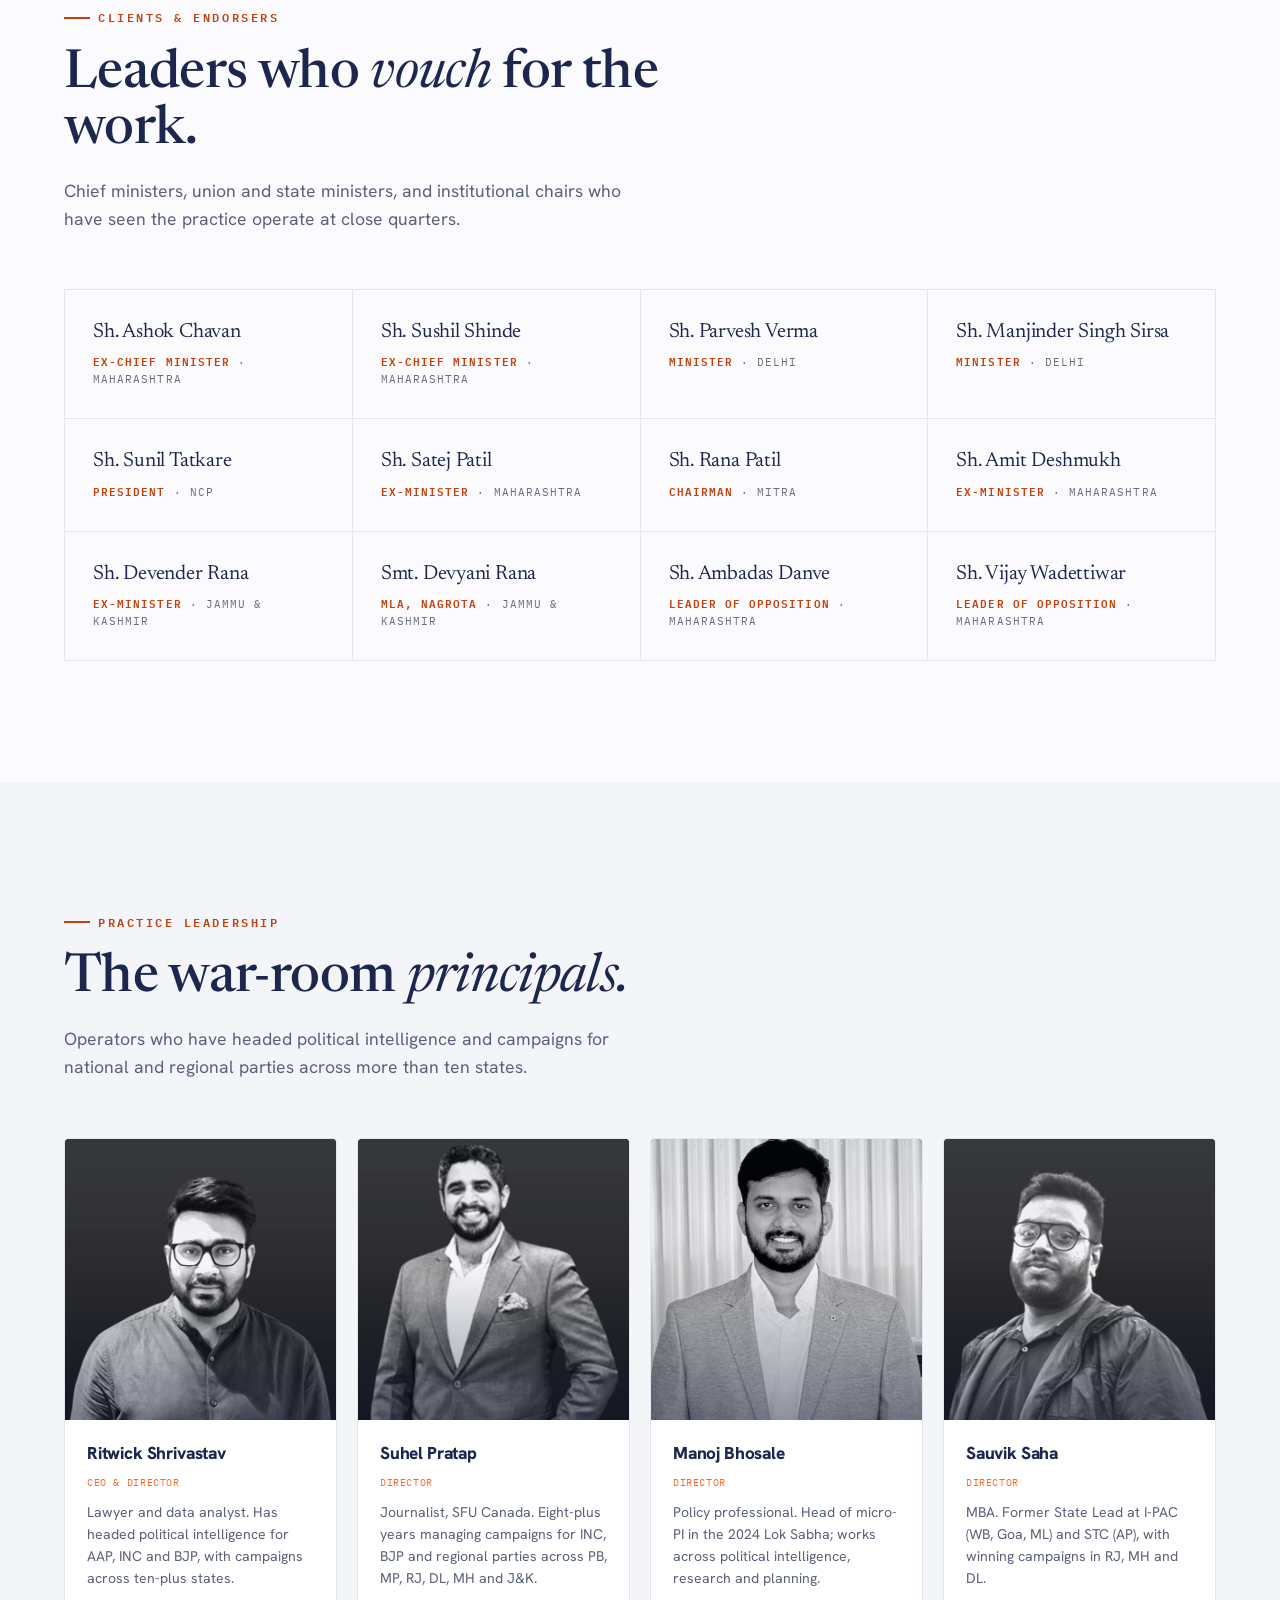
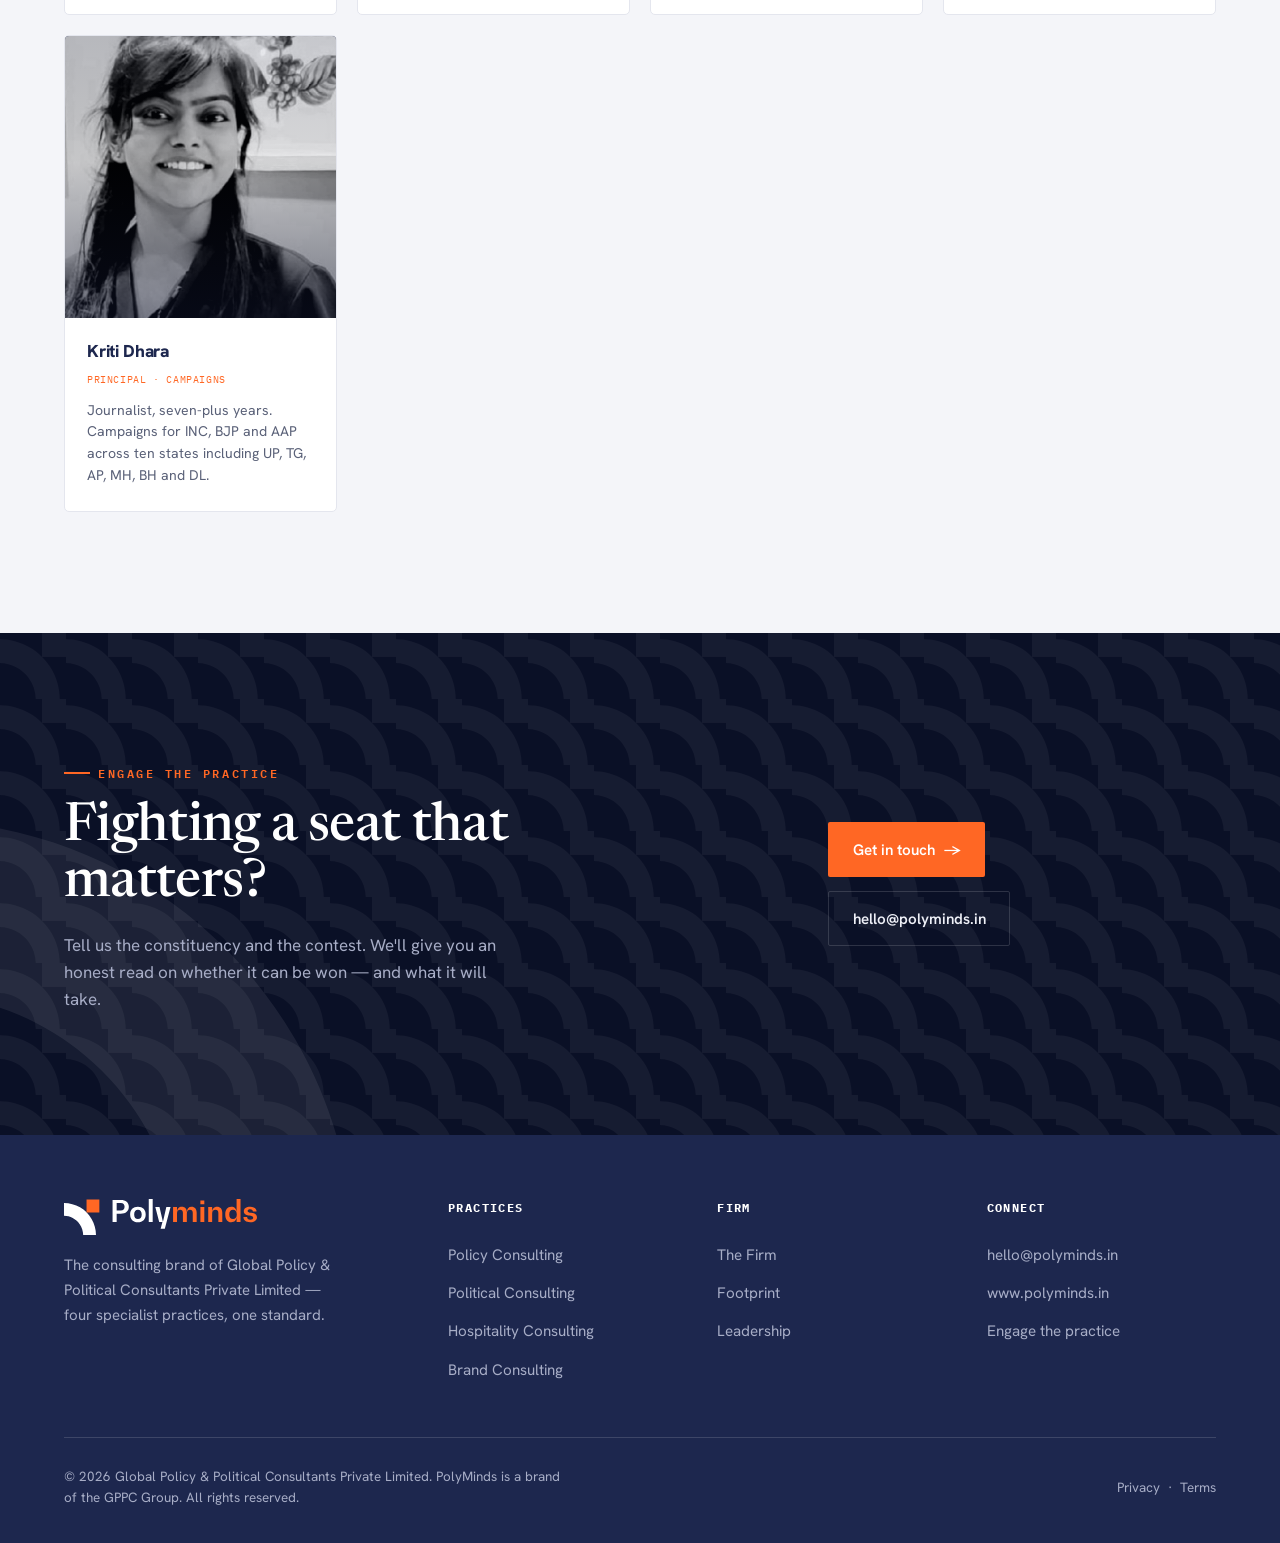
<file: political.html>
<!DOCTYPE html>
<html lang="en">
<head>
<meta charset="UTF-8" />
<meta name="viewport" content="width=device-width, initial-scale=1" />
<title>PolyMinds Political Consulting — Experts at winning difficult seats</title>
<meta name="description" content="PolyMinds Political Consulting is India's leading political consultancy — a 90% win rate across 20+ states, working exclusively with stalwart leaders to convert and retain strongholds." />

<link rel="icon" href="assets/favicon.svg" type="image/svg+xml" />
<meta name="theme-color" content="#1D274E" />
<link rel="canonical" href="https://polyminds.in/political.html" />
<meta property="og:type" content="website" />
<meta property="og:site_name" content="PolyMinds — GPPC Group" />
<meta property="og:title" content="PolyMinds Political Consulting — Experts at winning difficult seats" />
<meta property="og:description" content="PolyMinds Political Consulting is India's leading political consultancy — a 90% win rate across 20+ states, working exclusively with stalwart leaders to convert and retain strongholds." />
<meta property="og:url" content="https://polyminds.in/political.html" />
<meta property="og:image" content="https://polyminds.in/assets/og.png" />
<meta property="og:image:width" content="1200" />
<meta property="og:image:height" content="630" />
<meta name="twitter:card" content="summary_large_image" />
<meta name="twitter:title" content="PolyMinds Political Consulting — Experts at winning difficult seats" />
<meta name="twitter:description" content="PolyMinds Political Consulting is India's leading political consultancy — a 90% win rate across 20+ states, working exclusively with stalwart leaders to convert and retain strongholds." />
<meta name="twitter:image" content="https://polyminds.in/assets/og.png" />

<link rel="preconnect" href="https://fonts.googleapis.com" />
<link rel="preconnect" href="https://fonts.gstatic.com" crossorigin />
<link href="https://fonts.googleapis.com/css2?family=Newsreader:ital,opsz,wght@0,6..72,300;0,6..72,400;0,6..72,500;0,6..72,600;1,6..72,300;1,6..72,400;1,6..72,500&family=Hanken+Grotesk:wght@400;500;600;700;800&family=IBM+Plex+Mono:wght@400;500;600&display=swap" rel="stylesheet" />
<link rel="stylesheet" href="styles.css" />
</head>
<body id="top">

<div class="topbar">
  <div class="wrap">
    <span>PolyMinds — a <b>GPPC Group</b> company</span>
    <span class="right">
      <a href="policy.html">Policy</a>
      <a href="political.html">Political</a>
      <a href="hospitality.html">Hospitality</a>
      <a href="brand.html">Brand</a>
    </span>
  </div>
</div>

<header id="header">
  <div class="wrap nav">
    <a class="brand" href="index.html" aria-label="PolyMinds home">
      <span class="lockup">
        <img class="logo" src="assets/logo.svg" alt="Polyminds"/>
        <span class="grp">GPPC Group</span>
      </span>
      <span class="vert">Political Consulting</span>
    </a>
    <nav class="nav-links" aria-label="Primary">
      <a href="index.html">The Firm</a>
      <a href="#services">Services</a>
      <a href="#mandates">Mandates</a>
      <a href="#clients">Clients</a>
      <a href="#contact">Contact</a>
    </nav>
    <div class="nav-cta">
      <a href="#contact" class="btn btn-primary">Engage the practice <span class="arr">→</span></a>
      <button class="menu-btn" id="menuOpen" aria-label="Open menu"><span></span><span></span><span></span></button>
    </div>
  </div>
</header>

<div class="m-menu" id="mMenu" aria-hidden="true">
  <div class="m-top">
    <span class="brand"><img class="logo" src="assets/logo-white.svg" alt="Polyminds"/></span>
    <button class="close" id="menuClose" aria-label="Close menu">×</button>
  </div>
  <nav>
    <a href="index.html">The Firm</a>
    <a href="#services">Services</a>
    <a href="#mandates">Mandates</a>
    <a href="#clients">Clients</a>
    <a href="#team">Leadership</a>
    <a href="#contact">Contact</a>
  </nav>
  <a href="#contact" class="btn btn-primary">Engage the practice <span class="arr">→</span></a>
</div>

<main>
  <section class="hero sub">
    <div class="wrap">
      <div class="hero-grid">
        <div class="hero-copy">
          <span class="eyebrow" data-load style="animation-delay:.05s">PolyMinds · Political Consulting</span>
          <h1 data-load style="animation-delay:.12s">Experts at winning difficult <span class="serif-i">seats.</span></h1>
          <p class="lead" data-load style="animation-delay:.2s">India's leading political consultancy. We work exclusively with <b>stalwart leaders — without party inclination</b> — to convert and retain strongholds. Intelligence, narrative and war-room execution, run by people who have done it under real electoral pressure.</p>
          <div class="hero-actions" data-load style="animation-delay:.28s">
            <a href="#contact" class="btn btn-primary">Engage the practice <span class="arr">→</span></a>
            <a href="assets/polyminds-political-intelligence-profile.pdf" target="_blank" class="btn btn-ghost">Company profile (PDF) ↓</a>
          </div>
        </div>
      </div>
      <div class="hero-ledger" data-load style="animation-delay:.4s">
        <div class="hled"><div class="num"><em>90</em>%</div><div class="lb">Win rate across all mandates</div></div>
        <div class="hled"><div class="num"><em>20</em>+</div><div class="lb">States and union territories</div></div>
        <div class="hled"><div class="num"><em>100</em>%</div><div class="lb">Record on 2024 Lok Sabha seats entrusted</div></div>
        <div class="hled"><div class="num">2014<em>→</em></div><div class="lb">An unbroken streak on entrusted seats</div></div>
      </div>
    </div>
  </section>

  <div class="motif-band" aria-hidden="true"></div>
  <section id="services" class="chapter dark">
    <div class="wrap">
      <div class="ch-head">
        <div class="reveal">
          <div class="ch-label"><span class="roman">II.</span><span class="eyebrow">What we do</span></div>
          <h2>The full campaign <span class="serif-i">machinery.</span></h2>
        </div>
        <p class="ch-intro reveal" style="transition-delay:.1s">Seven capabilities, one war plan. Every mandate is run against a single win strategy — intelligence feeding narrative, narrative feeding the campaign, the booth machinery closing it out.</p>
      </div>
      <div class="ch-body">
        <div class="svc reveal">
          <div class="svc-row"><span class="sn">01</span><span class="st">Political intelligence extraction</span><span class="sd">Ground-truth constituency reads — what's happening booth by booth.</span></div>
          <div class="svc-row"><span class="sn">02</span><span class="st">Narrative strategy</span><span class="sd">Positioning and counter-narrative built on the candidate's real equity.</span></div>
          <div class="svc-row"><span class="sn">03</span><span class="st">Campaign design &amp; management</span><span class="sd">Calendar, cadre, events and spend — run to one win plan.</span></div>
          <div class="svc-row"><span class="sn">04</span><span class="st">Digital media management</span><span class="sd">Content and rapid response that dominates the constituency's feed.</span></div>
          <div class="svc-row"><span class="sn">05</span><span class="st">Voter mapping</span><span class="sd">Segment-level mapping that focuses effort where it moves votes.</span></div>
          <div class="svc-row"><span class="sn">06</span><span class="st">Booth management</span><span class="sd">Turnout machinery engineered down to the last polling station.</span></div>
          <div class="svc-row"><span class="sn">07</span><span class="st">War-room management</span><span class="sd">One command centre for intelligence, media and field.</span></div>
        </div>
        <div>
          <div class="aside-card reveal" style="transition-delay:.1s">
            <span class="ac-k">How we engage</span>
            <h3>Exclusively, and to win</h3>
            <p>One serious principal per contest. We take mandates we believe can be won, we say so when they cannot, and we staff every engagement as if the seat were our own.</p>
          </div>
          <div class="aside-card reveal" style="transition-delay:.18s">
            <span class="ac-k">The dossier</span>
            <h3>Company profile</h3>
            <p>Mandates, endorsements and the complete service architecture — in the practice's own dossier.</p>
            <div style="margin-top:20px"><a class="btn btn-ghost on-dark" href="assets/polyminds-political-intelligence-profile.pdf" target="_blank">Download the profile ↓</a></div>
          </div>
        </div>
      </div>

      <div id="mandates" class="mandates reveal">
        <div class="m-title">Recent mandates</div>
        <div class="mgrid">
          <div class="mcell"><span class="yr">2024</span><h4>Lok Sabha · Maharashtra</h4><p>Entrusted <b>7 Lok Sabha seats</b> including Kolhapur, Latur and Amravati — a <b>100% win record</b>, continuing the streak held since 2014.</p></div>
          <div class="mcell"><span class="yr">2024</span><h4>Maharashtra Assembly</h4><p>Worked across <b>10+ assembly constituencies</b>, securing crucial strongholds including Palus, Bramhapuri, Bhokar and Tuljapur.</p></div>
          <div class="mcell"><span class="yr">2024</span><h4>Jammu Assembly</h4><p>Managed key seats in the Jammu region in the union territory's first assembly election in a decade.</p></div>
          <div class="mcell"><span class="yr">2025</span><h4>Delhi Assembly</h4><p>Tasked with New Delhi, Rajouri Garden and Adarsh Nagar — <b>won all three</b>, defeating the former Chief Minister of Delhi.</p></div>
          <div class="mcell"><span class="yr">2025</span><h4>Bihar Assembly</h4><p>Delivered Arwal and Tarari — seats the client had not won in over a decade — having also managed the Tarari by-election.</p></div>
        </div>
        <div class="winline reveal">
          <span class="big"><em>90</em>%</span>
          <p><b>Win rate is our only marketing.</b> Across twenty-plus states and every tier of election — from parliamentary constituencies to by-elections — the record has held since 2014.</p>
        </div>
      </div>
    </div>
  </section>

  <section id="clients" class="endorse">
    <div class="wrap">
      <div class="sec-head reveal">
        <span class="eyebrow">Clients &amp; endorsers</span>
        <h2>Leaders who <span class="serif-i">vouch</span> for the work.</h2>
        <p>Chief ministers, union and state ministers, and institutional chairs who have seen the practice operate at close quarters.</p>
      </div>
      <div class="e-grid reveal" style="transition-delay:.1s">
        <div class="e-cell"><div class="enm">Sh. Ashok Chavan</div><div class="erl"><b>Ex-Chief Minister</b> · Maharashtra</div></div>
        <div class="e-cell"><div class="enm">Sh. Sushil Shinde</div><div class="erl"><b>Ex-Chief Minister</b> · Maharashtra</div></div>
        <div class="e-cell"><div class="enm">Sh. Parvesh Verma</div><div class="erl"><b>Minister</b> · Delhi</div></div>
        <div class="e-cell"><div class="enm">Sh. Manjinder Singh Sirsa</div><div class="erl"><b>Minister</b> · Delhi</div></div>
        <div class="e-cell"><div class="enm">Sh. Sunil Tatkare</div><div class="erl"><b>President</b> · NCP</div></div>
        <div class="e-cell"><div class="enm">Sh. Satej Patil</div><div class="erl"><b>Ex-Minister</b> · Maharashtra</div></div>
        <div class="e-cell"><div class="enm">Sh. Rana Patil</div><div class="erl"><b>Chairman</b> · MITRA</div></div>
        <div class="e-cell"><div class="enm">Sh. Amit Deshmukh</div><div class="erl"><b>Ex-Minister</b> · Maharashtra</div></div>
        <div class="e-cell"><div class="enm">Sh. Devender Rana</div><div class="erl"><b>Ex-Minister</b> · Jammu &amp; Kashmir</div></div>
        <div class="e-cell"><div class="enm">Smt. Devyani Rana</div><div class="erl"><b>MLA, Nagrota</b> · Jammu &amp; Kashmir</div></div>
        <div class="e-cell"><div class="enm">Sh. Ambadas Danve</div><div class="erl"><b>Leader of Opposition</b> · Maharashtra</div></div>
        <div class="e-cell"><div class="enm">Sh. Vijay Wadettiwar</div><div class="erl"><b>Leader of Opposition</b> · Maharashtra</div></div>
      </div>
    </div>
  </section>

  <section id="team" class="team">
    <div class="wrap">
      <div class="sec-head reveal">
        <span class="eyebrow">Practice leadership</span>
        <h2>The war-room <span class="serif-i">principals.</span></h2>
        <p>Operators who have headed political intelligence and campaigns for national and regional parties across more than ten states.</p>
      </div>
      <div class="tgrid">
        <div class="tmember reveal">
          <div class="pic"><svg class="wm" viewBox="0 0 110.8 110.8"><path d="M0 50.54C19.46 50.93 37.3 60.34 48.57 76 55.88 86.15 59.86 98.22 60.06 110.73L100.19 110.73C100.03 93.06 95.31 75.84 86.37 60.57 77.62 45.64 65.11 33.09 50.17 24.31 35.15 15.49 17.41 10.58 0 10.41Z" fill="#fff"/></svg><img src="assets/ritwick.jpg" alt="Ritwick Shrivastav" loading="lazy"/></div>
          <div class="tinfo">
            <div class="nm">Ritwick Shrivastav</div>
            <div class="rl">CEO &amp; Director</div>
            <p class="bio">Lawyer and data analyst. Has headed political intelligence for AAP, INC and BJP, with campaigns across ten-plus states.</p>
          </div>
        </div>
        <div class="tmember reveal" style="transition-delay:.06s">
          <div class="pic"><svg class="wm" viewBox="0 0 110.8 110.8"><path d="M0 50.54C19.46 50.93 37.3 60.34 48.57 76 55.88 86.15 59.86 98.22 60.06 110.73L100.19 110.73C100.03 93.06 95.31 75.84 86.37 60.57 77.62 45.64 65.11 33.09 50.17 24.31 35.15 15.49 17.41 10.58 0 10.41Z" fill="#fff"/></svg><img src="assets/suhel.jpg" alt="Suhel Pratap" loading="lazy"/></div>
          <div class="tinfo">
            <div class="nm">Suhel Pratap</div>
            <div class="rl">Director</div>
            <p class="bio">Journalist, SFU Canada. Eight-plus years managing campaigns for INC, BJP and regional parties across PB, MP, RJ, DL, MH and J&amp;K.</p>
          </div>
        </div>
        <div class="tmember reveal" style="transition-delay:.12s">
          <div class="pic"><svg class="wm" viewBox="0 0 110.8 110.8"><path d="M0 50.54C19.46 50.93 37.3 60.34 48.57 76 55.88 86.15 59.86 98.22 60.06 110.73L100.19 110.73C100.03 93.06 95.31 75.84 86.37 60.57 77.62 45.64 65.11 33.09 50.17 24.31 35.15 15.49 17.41 10.58 0 10.41Z" fill="#fff"/></svg><img src="assets/manoj.jpg" alt="Manoj Bhosale" loading="lazy"/></div>
          <div class="tinfo">
            <div class="nm">Manoj Bhosale</div>
            <div class="rl">Director</div>
            <p class="bio">Policy professional. Head of micro-PI in the 2024 Lok Sabha; works across political intelligence, research and planning.</p>
          </div>
        </div>
        <div class="tmember reveal" style="transition-delay:.18s">
          <div class="pic"><svg class="wm" viewBox="0 0 110.8 110.8"><path d="M0 50.54C19.46 50.93 37.3 60.34 48.57 76 55.88 86.15 59.86 98.22 60.06 110.73L100.19 110.73C100.03 93.06 95.31 75.84 86.37 60.57 77.62 45.64 65.11 33.09 50.17 24.31 35.15 15.49 17.41 10.58 0 10.41Z" fill="#fff"/></svg><img src="assets/sauvik.jpg" alt="Sauvik Saha" loading="lazy"/></div>
          <div class="tinfo">
            <div class="nm">Sauvik Saha</div>
            <div class="rl">Director</div>
            <p class="bio">MBA. Former State Lead at I-PAC (WB, Goa, ML) and STC (AP), with winning campaigns in RJ, MH and DL.</p>
          </div>
        </div>
        <div class="tmember reveal">
          <div class="pic"><img src="assets/kriti.jpg" alt="Kriti Dhara" loading="lazy"/></div>
          <div class="tinfo">
            <div class="nm">Kriti Dhara</div>
            <div class="rl">Principal · Campaigns</div>
            <p class="bio">Journalist, seven-plus years. Campaigns for INC, BJP and AAP across ten states including UP, TG, AP, MH, BH and DL.</p>
          </div>
        </div>
      </div>
    </div>
  </section>

  <section id="contact" class="cta">
    <svg class="archwm" aria-hidden="true" viewBox="0 0 110.8 110.8"><path d="M0 50.54C19.46 50.93 37.3 60.34 48.57 76 55.88 86.15 59.86 98.22 60.06 110.73L100.19 110.73C100.03 93.06 95.31 75.84 86.37 60.57 77.62 45.64 65.11 33.09 50.17 24.31 35.15 15.49 17.41 10.58 0 10.41Z" fill="#fff"/></svg>
    <div class="wrap inner">
      <div class="reveal">
        <span class="eyebrow">Engage the practice</span>
        <h2 style="margin-top:18px;">Fighting a seat that matters?</h2>
        <p>Tell us the constituency and the contest. We'll give you an honest read on whether it can be won — and what it will take.</p>
      </div>
      <div class="cta-side reveal" style="transition-delay:.1s">
        <a href="mailto:hello@polyminds.in" class="btn btn-primary">Get in touch <span class="arr">→</span></a>
        <a href="mailto:hello@polyminds.in" class="btn btn-ghost on-dark">hello@polyminds.in</a>
      </div>
    </div>
  </section>
</main>

<footer>
  <div class="wrap">
    <div class="foot-top">
      <div class="foot-brand">
        <span class="brand">
          <img class="logo" src="assets/logo-white.svg" alt="Polyminds"/>
        </span>
        <p>The consulting brand of Global Policy &amp; Political Consultants Private Limited — four specialist practices, one standard.</p>
      </div>
      <div class="foot-col">
        <h4>Practices</h4>
        <a href="policy.html">Policy Consulting</a>
        <a href="political.html">Political Consulting</a>
        <a href="hospitality.html">Hospitality Consulting</a>
        <a href="brand.html">Brand Consulting</a>
      </div>
      <div class="foot-col">
        <h4>Firm</h4>
        <a href="index.html#firm">The Firm</a>
        <a href="index.html#footprint">Footprint</a>
        <a href="index.html#leadership">Leadership</a>
      </div>
      <div class="foot-col">
        <h4>Connect</h4>
        <a href="mailto:hello@polyminds.in">hello@polyminds.in</a>
        <a href="https://polyminds.in">www.polyminds.in</a>
        <a href="#contact">Engage the practice</a>
      </div>
    </div>
    <div class="foot-bottom">
      <span class="legal">© 2026 Global Policy &amp; Political Consultants Private Limited. PolyMinds is a brand of the GPPC Group. All rights reserved.</span>
      <span><a href="#">Privacy</a> &nbsp;·&nbsp; <a href="#">Terms</a></span>
    </div>
  </div>
</footer>

<script src="site.js"></script>
</body>
</html>
</file>
<file: styles.css>
/* PolyMinds — GPPC Group · shared design system */
:root{
  --navy:#1D274E; --navy-700:#161e3c; --navy-900:#0f1530; --navy-1000:#0a1026;
  --orange:#FF6724; --orange-600:#ec5410; --orange-soft:rgba(255,103,36,.08); --orange-ink:#C2410C;
  --ink:#11162b; --muted:#5a6178; --muted-2:#676d80; --line:#e4e6ee; --line-strong:#cfd3e0;
  --paper:#fbfbfd; --paper-2:#f4f5f9; --white:#fff;
  --on-navy:#eef0f7; --on-navy-muted:#a7adc6; --line-navy:rgba(255,255,255,.14);
  --serif:'Newsreader',Georgia,serif; --sans:'Hanken Grotesk',system-ui,sans-serif; --mono:'IBM Plex Mono',ui-monospace,monospace;
  --maxw:1280px; --gut:clamp(20px,5vw,72px); --r:2px;
  --ease:cubic-bezier(.22,.61,.36,1);
  --t1:clamp(2.7rem,6.6vw,5.9rem); --t2:clamp(2.1rem,4.2vw,3.5rem); --t3:clamp(1.4rem,2.3vw,1.9rem);
  --shadow-card:0 1px 2px rgba(16,22,43,.04),0 22px 48px -30px rgba(16,22,43,.38);
}
*,*::before,*::after{box-sizing:border-box;margin:0;padding:0}
html{-webkit-text-size-adjust:100%;scroll-behavior:smooth}
body{font-family:var(--sans);background:var(--paper);color:var(--ink);line-height:1.6;font-size:17px;-webkit-font-smoothing:antialiased;text-rendering:optimizeLegibility;overflow-x:hidden}
::selection{background:var(--orange);color:#fff}
a{color:inherit;text-decoration:none}
img,svg{display:block;max-width:100%}
:focus-visible{outline:3px solid var(--orange);outline-offset:3px;border-radius:var(--r)}
body::after{content:"";position:fixed;inset:0;pointer-events:none;z-index:9999;opacity:.025;mix-blend-mode:multiply;
  background-image:url("data:image/svg+xml,%3Csvg xmlns='http://www.w3.org/2000/svg' width='160' height='160'%3E%3Cfilter id='n'%3E%3CfeTurbulence type='fractalNoise' baseFrequency='.85' numOctaves='2' stitchTiles='stitch'/%3E%3C/filter%3E%3Crect width='100%25' height='100%25' filter='url(%23n)'/%3E%3C/svg%3E")}

.wrap{max-width:var(--maxw);margin-inline:auto;padding-inline:var(--gut)}
.mono{font-family:var(--mono);font-weight:500;font-variant-numeric:tabular-nums}
.eyebrow{font-family:var(--mono);font-weight:600;font-size:.72rem;letter-spacing:.22em;text-transform:uppercase;color:var(--orange-ink);display:inline-flex;align-items:center;gap:.7em}
.eyebrow::before{content:"";width:26px;height:2px;background:currentColor}
.verticals .eyebrow,.chapter.dark .eyebrow,.cta .eyebrow{color:var(--orange)}
h1,h2,h3{font-family:var(--serif);font-weight:500;line-height:1.04;letter-spacing:-.012em;color:var(--navy)}
.serif-i{font-style:italic;font-weight:400}

.btn{font-family:var(--sans);font-weight:600;font-size:.95rem;display:inline-flex;align-items:center;gap:.6em;padding:.95em 1.55em;border-radius:var(--r);cursor:pointer;border:1px solid transparent;transition:transform .25s var(--ease),background .25s,color .25s,border-color .25s;min-height:48px}
.btn .arr{transition:transform .3s var(--ease)}
.btn:hover .arr{transform:translateX(4px)}
.btn-primary{background:var(--orange);color:#fff}
.btn-primary:hover{background:var(--orange-600)}
.btn-ghost{background:transparent;color:var(--navy);border-color:var(--line-strong)}
.btn-ghost:hover{border-color:var(--navy)}
.btn-ghost.on-dark{color:var(--on-navy);border-color:var(--line-navy)}
.btn-ghost.on-dark:hover{border-color:rgba(255,255,255,.6)}

.topbar{background:var(--navy-1000);color:var(--on-navy-muted);font-family:var(--mono);font-size:.68rem;letter-spacing:.08em;text-transform:uppercase}
.topbar .wrap{display:flex;justify-content:space-between;align-items:center;min-height:34px;gap:16px}
.topbar b{color:#fff;font-weight:600}
.topbar .right{display:flex;gap:22px}
.topbar a:hover{color:#fff}
@media (max-width:760px){.topbar .right{display:none}}

header{position:sticky;top:0;inset-inline:0;z-index:100;transition:background .35s var(--ease),box-shadow .35s,border-color .35s;border-bottom:1px solid transparent;background:var(--paper)}
header.scrolled{background:rgba(251,251,253,.86);backdrop-filter:saturate(1.4) blur(14px);border-bottom:1px solid var(--line)}
.nav{display:flex;align-items:center;justify-content:space-between;height:80px}
.brand{display:flex;align-items:center;gap:13px}
.brand .mark{width:36px;height:36px;flex:none}
.brand .name{font-family:var(--sans);font-weight:800;font-size:1.46rem;letter-spacing:-.03em;color:var(--navy);line-height:1}
.brand .name .accent{color:var(--orange)}
.brand .grp{display:block;font-family:var(--mono);font-weight:500;font-size:.56rem;letter-spacing:.3em;text-transform:uppercase;color:var(--muted-2);margin-top:4px}
.brand .vert{font-family:var(--mono);font-weight:500;font-size:.62rem;letter-spacing:.16em;text-transform:uppercase;color:var(--navy);border:1px solid var(--line-strong);border-radius:100px;padding:6px 12px;margin-left:14px;white-space:nowrap}
.nav-links{display:flex;align-items:center;gap:34px}
.nav-links a{font-weight:600;font-size:.94rem;color:var(--navy);position:relative;padding:6px 0}
.nav-links a::after{content:"";position:absolute;left:0;bottom:0;height:2px;width:0;background:var(--orange);transition:width .3s var(--ease)}
.nav-links a:hover::after{width:100%}
.nav-cta{display:flex;align-items:center;gap:18px}
.menu-btn{display:none;background:none;border:0;cursor:pointer;padding:10px}
.menu-btn span{display:block;width:24px;height:2px;background:var(--navy);margin:5px 0;transition:.3s}
@media (max-width:1180px){.brand .vert{display:none}}

.hero{position:relative;background:var(--paper);overflow:hidden;padding:110px 0 0}
.hero::before{content:"";position:absolute;inset:0;z-index:0;pointer-events:none;background:radial-gradient(56% 74% at 96% -6%,rgba(255,103,36,.09),transparent 60%),radial-gradient(46% 64% at -6% 106%,rgba(29,39,78,.06),transparent 60%)}
.hero .wrap{position:relative;z-index:2}
.hero-grid{display:grid;grid-template-columns:1.08fr .92fr;gap:56px;align-items:center}
.hero-copy{max-width:660px}
.hero h1{font-size:var(--t1);color:var(--navy);max-width:13ch;margin-top:26px}
.hero .lead{color:var(--muted);font-size:clamp(1.05rem,1.5vw,1.27rem);max-width:50ch;margin-top:28px;line-height:1.58}
.hero .lead b{color:var(--ink);font-weight:600}
.hero-actions{display:flex;flex-wrap:wrap;gap:14px;margin-top:38px}
.hero-art{position:relative;width:min(100%,460px);aspect-ratio:1/1;justify-self:center}
.hero-art .ring{position:absolute;inset:0;border-radius:50%;border:1px solid var(--line);background:radial-gradient(circle at 50% 36%,rgba(255,103,36,.10),rgba(29,39,78,.035) 72%)}
.hero-art .ring2{position:absolute;inset:9%;border-radius:50%;border:1px dashed var(--line-strong);animation:spin 80s linear infinite}
.hero-art .mk{position:absolute;inset:23%;filter:drop-shadow(0 28px 46px rgba(29,39,78,.20));animation:hbob 8s ease-in-out infinite}
.hero-art .mk svg{width:100%;height:100%;overflow:visible}
.hero-art .orb{position:absolute;font-family:var(--mono);font-size:.6rem;letter-spacing:.14em;text-transform:uppercase;color:var(--navy);background:var(--white);border:1px solid var(--line);border-radius:100px;padding:7px 13px;box-shadow:0 8px 24px -14px rgba(16,22,43,.4)}
.hero-art .orb i{font-style:normal;color:var(--orange);margin-right:.5em}
.orb.o1{top:4%;left:50%;transform:translateX(-50%)}
.orb.o2{top:47%;right:-4%}
.orb.o3{bottom:5%;left:14%}
.orb.o4{top:47%;left:-6%}
@keyframes hbob{0%,100%{transform:translateY(0)}50%{transform:translateY(-12px)}}
@keyframes spin{to{transform:rotate(360deg)}}
.hero.sub{padding-top:96px}
.hero.sub h1{max-width:16ch}
.hero.sub .hero-grid{grid-template-columns:1fr;gap:0}
.hero-ledger{margin-top:76px;border-top:1px solid var(--line);display:grid;grid-template-columns:repeat(4,1fr)}
.hled{padding:30px 28px 40px;border-left:1px solid var(--line)}
.hled:first-child{border-left:0;padding-left:0}
.hled .num{font-family:var(--serif);font-size:clamp(2rem,3.4vw,2.9rem);color:var(--navy);line-height:1;letter-spacing:-.02em}
.hled .num em{color:var(--orange-ink);font-style:normal}
.hled .lb{color:var(--muted);margin-top:10px;font-size:.9rem;max-width:22ch;line-height:1.45}

section{padding-block:clamp(76px,9.5vw,136px)}
.sec-head{max-width:68ch}
.sec-head h2{font-size:var(--t2);margin-top:20px}
.sec-head p{color:var(--muted);margin-top:18px;font-size:1.1rem;max-width:58ch}

.firm{background:var(--paper);border-top:1px solid var(--line)}
.firm-grid{display:grid;grid-template-columns:.9fr 1.4fr;gap:64px;align-items:start}
.firm-left h2{font-size:var(--t2);margin-top:20px}
.firm-copy{font-family:var(--serif);font-size:clamp(1.25rem,1.9vw,1.6rem);line-height:1.55;color:var(--ink);font-weight:400}
.firm-copy .dc{float:left;font-family:var(--serif);font-size:4.6em;line-height:.78;padding:.06em .12em 0 0;color:var(--orange-ink);font-weight:500}
.firm-copy p+p{margin-top:1.2em}
.firm-copy em{font-style:italic;color:var(--navy)}
.firm-tenets{display:grid;grid-template-columns:repeat(3,1fr);gap:0;margin-top:64px;border-top:1px solid var(--line)}
.tenet{padding:30px 30px 6px;border-left:1px solid var(--line)}
.tenet:first-child{border-left:0;padding-left:0}
.tenet .tn{font-family:var(--mono);font-size:.72rem;color:var(--orange-ink);letter-spacing:.14em}
.tenet h3{font-size:1.35rem;margin-top:12px}
.tenet p{color:var(--muted);margin-top:10px;font-size:.97rem;line-height:1.6}

.verticals{background:var(--navy);color:var(--on-navy);position:relative;overflow:hidden}
.verticals .watermark{position:absolute;right:-70px;top:-70px;width:480px;opacity:.05;pointer-events:none}
.verticals h2{color:#fff}
.verticals .sec-head p{color:var(--on-navy-muted)}
.vindex{margin-top:58px;border-top:1px solid var(--line-navy)}
.vrow{display:grid;grid-template-columns:110px 1.2fr 1.6fr auto;gap:28px;align-items:center;padding:34px 8px;border-bottom:1px solid var(--line-navy);transition:background .3s,padding .3s var(--ease);position:relative}
.vrow:hover{background:rgba(255,255,255,.03);padding-left:20px}
.vrow .rn{font-family:var(--serif);font-size:2.1rem;color:var(--on-navy-muted);font-style:italic;transition:color .3s}
.vrow:hover .rn{color:var(--orange)}
.vrow h3{color:#fff;font-size:clamp(1.4rem,2.4vw,2rem);line-height:1.1}
.vrow h3 .pm{display:block;font-family:var(--mono);font-weight:500;font-size:.62rem;letter-spacing:.26em;text-transform:uppercase;color:var(--orange);margin-bottom:9px}
.vrow .vd{color:var(--on-navy-muted);font-size:.99rem;line-height:1.55;max-width:52ch}
.vrow .go{font-family:var(--mono);font-size:.78rem;color:#fff;letter-spacing:.06em;white-space:nowrap;display:inline-flex;align-items:center;gap:.6em}
.vrow .go .arr{transition:transform .3s var(--ease)}
.vrow:hover .go .arr{transform:translateX(5px)}
.vrow:hover .go{color:var(--orange)}

.chapter{position:relative;overflow:hidden}
.ch-label{display:flex;align-items:baseline;gap:22px}
.ch-label .roman{font-family:var(--serif);font-style:italic;font-size:clamp(3.4rem,7vw,6rem);line-height:.9;color:transparent;-webkit-text-stroke:1px var(--line-strong);user-select:none}
.chapter.dark .ch-label .roman{-webkit-text-stroke:1px rgba(255,255,255,.25)}
.ch-head{display:grid;grid-template-columns:1.15fr .85fr;gap:56px;align-items:end}
.ch-head h2{font-size:var(--t2);margin-top:22px}
.ch-head .ch-intro{color:var(--muted);font-size:1.08rem;line-height:1.62;max-width:46ch}
.chapter.dark{background:var(--navy);color:var(--on-navy)}
.chapter.dark h2,.chapter.dark h3{color:#fff}
.chapter.dark .ch-head .ch-intro{color:var(--on-navy-muted)}
.chapter.dark .sec-head p{color:var(--on-navy-muted)}
.chapter.alt{background:var(--paper-2)}
.ch-body{display:grid;grid-template-columns:1.15fr .85fr;gap:clamp(36px,5vw,72px);margin-top:60px;align-items:start}

.svc{border-top:1px solid var(--line)}
.chapter.dark .svc{border-color:var(--line-navy)}
.svc-row{display:grid;grid-template-columns:64px 1fr;gap:18px;padding:20px 6px;border-bottom:1px solid var(--line);align-items:baseline;transition:background .25s,padding .25s var(--ease)}
.chapter.dark .svc-row{border-color:var(--line-navy)}
.svc-row:hover{background:var(--orange-soft);padding-left:16px}
.chapter.dark .svc-row:hover{background:rgba(255,255,255,.04)}
.svc-row .sn{font-family:var(--mono);font-size:.74rem;color:var(--muted-2)}
.svc-row .st{font-weight:600;font-size:1.04rem;color:var(--ink)}
.chapter.dark .svc-row .st{color:#fff}
.svc-row .sd{grid-column:2;color:var(--muted);font-size:.93rem;margin-top:4px;line-height:1.5;max-width:60ch}
.chapter.dark .svc-row .sd{color:var(--on-navy-muted)}

.aside-card{border:1px solid var(--line);background:var(--white);border-radius:5px;padding:32px 30px;box-shadow:var(--shadow-card)}
.aside-card+.aside-card{margin-top:20px}
.aside-card .ac-k{font-family:var(--mono);font-size:.66rem;letter-spacing:.18em;text-transform:uppercase;color:var(--orange-ink);margin-bottom:14px;display:block}
.chapter.dark .aside-card .ac-k{color:var(--orange)}
.aside-card h3{font-size:1.42rem;line-height:1.15}
.aside-card p{color:var(--muted);margin-top:12px;font-size:.97rem;line-height:1.6}
.aside-card p b{color:var(--ink)}
.aside-card .who{margin-top:18px;padding-top:16px;border-top:1px solid var(--line)}
.aside-card .who .lbl{font-family:var(--mono);font-size:.62rem;letter-spacing:.14em;text-transform:uppercase;color:var(--muted-2);margin-bottom:6px}
.aside-card .who .nm{font-weight:600;font-size:.96rem;color:var(--ink);line-height:1.5}
.chapter.dark .aside-card{background:var(--navy-900);border-color:var(--line-navy);box-shadow:none}
.chapter.dark .aside-card h3{color:#fff}
.chapter.dark .aside-card p{color:var(--on-navy-muted)}
.chapter.dark .aside-card p b{color:#fff}
.chapter.dark .aside-card .who{border-color:var(--line-navy)}
.chapter.dark .aside-card .who .nm{color:#fff}

.mandates{margin-top:70px}
.mandates .m-title{font-family:var(--mono);font-size:.72rem;letter-spacing:.2em;text-transform:uppercase;color:var(--orange);margin-bottom:26px;display:flex;align-items:center;gap:.8em}
.mandates .m-title::after{content:"";flex:1;height:1px;background:var(--line-navy)}
.mgrid{display:grid;grid-template-columns:repeat(5,1fr);gap:1px;background:var(--line-navy);border:1px solid var(--line-navy)}
.mcell{background:var(--navy);padding:26px 22px 30px;transition:background .3s}
.mcell:hover{background:var(--navy-900)}
.mcell .yr{font-family:var(--serif);font-style:italic;font-size:1.5rem;color:var(--orange)}
.mcell h4{font-family:var(--sans);font-weight:700;color:#fff;font-size:.98rem;margin-top:10px;letter-spacing:-.01em}
.mcell p{color:var(--on-navy-muted);font-size:.87rem;line-height:1.55;margin-top:8px}
.mcell p b{color:var(--on-navy);font-weight:600}

.winline{display:flex;align-items:center;gap:26px;margin-top:64px;padding:26px 30px;border:1px solid var(--line-navy);background:linear-gradient(90deg,rgba(255,103,36,.12),transparent 55%)}
.winline .big{font-family:var(--serif);font-size:clamp(2.4rem,4.4vw,3.6rem);color:#fff;line-height:1;white-space:nowrap}
.winline .big em{color:var(--orange);font-style:normal}
.winline p{color:var(--on-navy-muted);font-size:.99rem;max-width:52ch}
.winline p b{color:#fff}

.footprint{background:var(--paper-2)}
.fp-grid{display:grid;grid-template-columns:repeat(5,1fr);gap:0;margin-top:56px;border-top:1px solid var(--line-strong)}
.fp-col{padding:28px 26px 10px;border-left:1px solid var(--line)}
.fp-col:first-child{border-left:0;padding-left:0}
.fp-col h4{font-family:var(--mono);font-size:.68rem;letter-spacing:.18em;text-transform:uppercase;color:var(--orange-ink);margin-bottom:16px}
.fp-col ul{list-style:none}
.fp-col li{font-weight:600;font-size:.96rem;color:var(--ink);padding:7px 0;border-bottom:1px dashed var(--line);letter-spacing:-.005em}
.fp-col li:last-child{border-bottom:0}

.endorse{background:var(--paper)}
.e-grid{display:grid;grid-template-columns:repeat(4,1fr);gap:1px;background:var(--line);border:1px solid var(--line);margin-top:56px}
.e-cell{background:var(--paper);padding:30px 28px;transition:background .3s}
.e-cell:hover{background:var(--white)}
.e-cell .enm{font-family:var(--serif);font-size:1.28rem;color:var(--navy);line-height:1.2;letter-spacing:-.01em}
.e-cell .erl{font-family:var(--mono);font-size:.66rem;letter-spacing:.1em;text-transform:uppercase;color:var(--muted-2);margin-top:9px}
.e-cell .erl b{color:var(--orange-ink);font-weight:600}

.team{background:var(--paper-2)}
.tgrid{display:grid;grid-template-columns:repeat(4,1fr);gap:20px;margin-top:56px}
.tmember{display:flex;flex-direction:column;background:var(--white);border:1px solid var(--line);border-radius:5px;overflow:hidden;transition:transform .35s var(--ease),box-shadow .35s}
.tmember:hover{transform:translateY(-5px);box-shadow:var(--shadow-card)}
.tmember .pic{position:relative;aspect-ratio:1/1.04;background:linear-gradient(165deg,var(--navy) 0%,var(--navy-900) 100%);overflow:hidden}
.tmember .pic::after{content:"";position:absolute;left:0;right:0;bottom:0;height:4px;background:var(--orange);transform:scaleX(0);transform-origin:left;transition:transform .4s var(--ease);z-index:3}
.tmember:hover .pic::after{transform:scaleX(1)}
.tmember .pic .wm{position:absolute;left:-12px;top:-12px;width:110px;opacity:.08}
.tmember .pic img{position:absolute;inset:0;width:100%;height:100%;object-fit:cover;object-position:center 18%;filter:grayscale(1) contrast(1.04);z-index:1;transition:transform .5s var(--ease)}
.tmember:hover .pic img{transform:scale(1.035)}
.tmember .pic::before{content:"";position:absolute;inset:0;z-index:2;background:linear-gradient(180deg,rgba(29,39,78,.12) 0%,rgba(29,39,78,.04) 45%,rgba(15,21,48,.46) 100%);pointer-events:none}
.tmember .pic .mono-av{position:absolute;inset:0;display:grid;place-items:center;font-family:var(--serif);font-style:italic;font-size:2.7rem;color:rgba(255,255,255,.9)}
.tmember .tinfo{padding:20px 22px 24px}
.tmember .nm{font-weight:800;font-size:1.08rem;color:var(--navy);letter-spacing:-.01em}
.tmember .rl{font-family:var(--mono);font-size:.64rem;letter-spacing:.06em;text-transform:uppercase;color:var(--orange);margin-top:7px;line-height:1.6}
.tmember .bio{color:var(--muted);font-size:.88rem;line-height:1.55;margin-top:11px}
.tmember .tags{display:flex;flex-wrap:wrap;gap:5px;margin-top:13px}
.tmember .tg{font-size:.63rem;font-weight:600;letter-spacing:.02em;padding:3px 9px;border:1px solid var(--line);border-radius:100px;color:var(--muted)}

.cta{background:var(--navy-1000);color:#fff;position:relative;overflow:hidden}
.cta .inner{display:grid;grid-template-columns:1.3fr .7fr;gap:44px;align-items:center;position:relative;z-index:1}
.cta h2{color:#fff;font-size:var(--t2);max-width:17ch}
.cta p{color:var(--on-navy-muted);margin-top:20px;max-width:44ch}
.cta-side{display:flex;flex-direction:column;gap:14px;align-items:flex-start}
.cta .archwm{position:absolute;left:-80px;bottom:-120px;width:480px;opacity:.07}

footer{background:var(--navy);color:var(--on-navy-muted);padding-block:64px 34px}
.foot-top{display:grid;grid-template-columns:1.5fr 1fr 1fr 1fr;gap:40px;padding-bottom:48px;border-bottom:1px solid var(--line-navy)}
.foot-brand .name{color:#fff}
.foot-brand p{margin-top:18px;max-width:36ch;font-size:.94rem;line-height:1.65}
.foot-col h4{font-family:var(--mono);color:#fff;font-size:.72rem;letter-spacing:.12em;text-transform:uppercase;margin-bottom:18px}
.foot-col a{display:block;padding:7px 0;font-size:.95rem;transition:color .25s}
.foot-col a:hover{color:#fff}
.foot-bottom{display:flex;justify-content:space-between;align-items:center;flex-wrap:wrap;gap:16px;padding-top:28px;font-size:.84rem}
.foot-bottom .legal{max-width:64ch;line-height:1.6}

.reveal{opacity:0;transform:translateY(9px) scale(.994);filter:blur(5px);transition:opacity .8s var(--ease),transform .8s var(--ease),filter .8s var(--ease)}
.reveal.in{opacity:1;transform:none;filter:none}
.hero [data-load],.hero-shader [data-load]{opacity:0;transform:translateY(26px);animation:rise .9s var(--ease) forwards}
@keyframes rise{to{opacity:1;transform:none}}

.m-menu{position:fixed;inset:0;z-index:200;background:var(--navy);color:#fff;display:flex;flex-direction:column;padding:30px var(--gut);transform:translateY(-100%);transition:transform .45s var(--ease);overflow-y:auto}
.m-menu.open{transform:none}
.m-menu .m-top{display:flex;justify-content:space-between;align-items:center}
.m-menu .close{background:none;border:0;color:#fff;font-size:2rem;cursor:pointer}
.m-menu nav{margin-top:40px;display:flex;flex-direction:column}
.m-menu nav a{font-family:var(--serif);font-size:1.8rem;color:#fff;padding:12px 0;border-bottom:1px solid var(--line-navy)}
.m-menu .btn{margin-top:34px;align-self:flex-start}

@media (max-width:1080px){
  .hero-grid{grid-template-columns:1fr;gap:40px}
  .hero-art{display:none}
  .ch-head,.ch-body,.firm-grid{grid-template-columns:1fr;gap:36px}
  .mgrid{grid-template-columns:repeat(2,1fr)}
  .fp-grid{grid-template-columns:repeat(2,1fr)}
  .fp-col:nth-child(odd){border-left:0;padding-left:0}
  .e-grid{grid-template-columns:repeat(2,1fr)}
  .tgrid{grid-template-columns:repeat(2,1fr)}
  .cta .inner{grid-template-columns:1fr}
  .vrow{grid-template-columns:64px 1fr;grid-template-rows:auto auto;row-gap:10px}
  .vrow .vd{grid-column:2}
  .vrow .go{grid-column:2;justify-self:start}
}
@media (max-width:860px){
  .nav-links,.nav-cta .btn{display:none}
  .menu-btn{display:block}
  .hero-ledger{grid-template-columns:1fr 1fr}
  .hled:nth-child(odd){border-left:0;padding-left:0}
  .hled{padding-block:24px 28px}
  .firm-tenets{grid-template-columns:1fr}
  .tenet{padding:24px 0 0;border-left:0;border-top:1px solid var(--line)}
  .tenet:first-child{border-top:0;padding-top:0}
  .foot-top{grid-template-columns:1fr 1fr}
  .winline{flex-direction:column;align-items:flex-start;gap:14px}
}
@media (max-width:560px){
  body{font-size:16px}
  .hero-ledger{grid-template-columns:1fr 1fr}
  .mgrid,.e-grid,.tgrid,.fp-grid{grid-template-columns:1fr}
  .fp-col{border-left:0;padding-left:0}
  .foot-top{grid-template-columns:1fr}
  .hero{padding-top:80px}
  .hero.sub{padding-top:64px}
  .brand .logo{height:34px}
}
@media (prefers-reduced-motion:reduce){
  *{animation:none!important;transition:none!important;scroll-behavior:auto!important}
  .reveal,.hero [data-load],.hero-shader [data-load]{opacity:1!important;transform:none!important;filter:none!important}
}

/* AUTHENTIC LOGO LOCKUP */
.brand .lockup{display:flex;flex-direction:column;gap:6px}
.brand .logo{height:42px;width:auto;display:block}
.brand .grp{margin-top:0}
footer .brand .logo{height:36px}
.m-menu .logo{height:30px;width:auto;display:block}

/* BRAND EMBLEM DIVIDER + subtle motifs */
.motif-band{display:flex;align-items:center;justify-content:center;gap:56px;padding:clamp(52px,7vw,88px) var(--gut);background-image:url("data:image/svg+xml,%3Csvg%20xmlns%3D'http%3A%2F%2Fwww.w3.org%2F2000%2Fsvg'%20viewBox%3D'0%200%20110.8%20110.8'%20width%3D'110.8'%20height%3D'110.8'%3E%3Cpath%20d%3D'M0%2050.54C19.46%2050.93%2037.3%2060.34%2048.57%2076%2055.88%2086.15%2059.86%2098.22%2060.06%20110.73L100.19%20110.73C100.03%2093.06%2095.31%2075.84%2086.37%2060.57%2077.62%2045.64%2065.11%2033.09%2050.17%2024.31%2035.15%2015.49%2017.41%2010.58%200%2010.41Z'%20fill%3D'%231D274E'%2F%3E%3Crect%20x%3D'70.58'%20y%3D'0'%20width%3D'40.13'%20height%3D'40.13'%20fill%3D'%23FF6724'%2F%3E%3C%2Fsvg%3E");background-repeat:no-repeat;background-position:center;background-size:24px 24px}
.motif-band::before,.motif-band::after{content:"";height:1px;width:min(200px,26vw)}
.motif-band::before{background:linear-gradient(90deg,transparent,var(--line-strong))}
.motif-band::after{background:linear-gradient(90deg,var(--line-strong),transparent)}
.cta{background-color:var(--navy-1000);background-image:url("data:image/svg+xml,%3Csvg%20xmlns%3D'http%3A%2F%2Fwww.w3.org%2F2000%2Fsvg'%20viewBox%3D'0%200%20110.8%20110.8'%20width%3D'110.8'%20height%3D'110.8'%3E%3Cpath%20d%3D'M0%2050.54C19.46%2050.93%2037.3%2060.34%2048.57%2076%2055.88%2086.15%2059.86%2098.22%2060.06%20110.73L100.19%20110.73C100.03%2093.06%2095.31%2075.84%2086.37%2060.57%2077.62%2045.64%2065.11%2033.09%2050.17%2024.31%2035.15%2015.49%2017.41%2010.58%200%2010.41Z'%20fill%3D'%23FFFFFF'%20fill-opacity%3D'0.05'%2F%3E%3Crect%20x%3D'70.58'%20y%3D'0'%20width%3D'40.13'%20height%3D'40.13'%20fill%3D'%23FFFFFF'%20fill-opacity%3D'0.05'%2F%3E%3C%2Fsvg%3E");background-size:66px 66px}
.firm{position:relative}
.firm .fmark{position:absolute;right:-40px;bottom:-40px;width:340px;opacity:.05;pointer-events:none}
@media (max-width:560px){.motif-band{gap:34px;padding-block:44px;background-size:20px 20px}}


/* ============ MOBILE & DENSITY REFINEMENTS ============ */
@media (max-width:640px){
  /* service ledger: number as a marker, everything full-width & airy */
  .svc-row{display:block;padding:24px 0}
  .svc-row .sn{display:block;color:var(--orange-ink);margin-bottom:7px}
  .svc-row .st{display:block;font-size:1.12rem;line-height:1.32}
  .svc-row .sd{display:block;margin-top:9px;max-width:none}
  .svc-row:hover{padding-left:0;background:none}

  /* leadership → swipeable rail with peeking cards (a phone-specific layout) */
  .tgrid{display:flex;overflow-x:auto;scroll-snap-type:x mandatory;gap:16px;
    margin-inline:calc(-1 * var(--gut));padding:4px var(--gut) 18px;scrollbar-width:none}
  .tgrid::-webkit-scrollbar{display:none}
  .tmember{flex:0 0 80%;min-width:80%;scroll-snap-align:center}

  /* firm statement: lighter weight, less wall-of-text */
  .firm-copy{font-size:1.14rem;line-height:1.62}
  .firm-copy .dc{font-size:3.5em}

  /* more air */
  .ch-body{margin-top:40px;gap:30px}
  .sec-head h2{margin-top:16px}
  .sec-head p{margin-top:15px}
  .aside-card{padding:28px 24px}
  .aside-card+.aside-card{margin-top:16px}
  .fp-grid{margin-top:40px}
}

/* ============ SHADER HERO (home) — BCG-style immersive canvas ============ */
header.hero-dark:not(.scrolled){background:var(--navy);border-bottom-color:transparent}
header.hero-dark:not(.scrolled) .nav-links a{color:var(--on-navy)}
header.hero-dark:not(.scrolled) .brand .grp{color:var(--on-navy-muted)}
header.hero-dark:not(.scrolled) .menu-btn span{background:#fff}
header.hero-dark .logo-nav-light{display:none}
header.hero-dark:not(.scrolled) .logo-nav{display:none}
header.hero-dark:not(.scrolled) .logo-nav-light{display:block}

.hero-shader{position:relative;overflow:hidden;display:flex;align-items:center;
  min-height:calc(100svh - 114px);
  background:
    radial-gradient(30% 36% at 70% 44%, rgba(255,103,36,.12), transparent 62%),
    radial-gradient(30% 36% at 10% 14%, rgba(96,120,206,.13), transparent 64%),
    var(--navy-900)}
#heroShader{position:absolute;inset:0;width:100%;height:100%;display:block}
.hs-mark{position:absolute;right:-5vw;top:50%;transform:translateY(-56%);width:min(42vw,540px);opacity:.07;z-index:1;pointer-events:none}
.hs-content{position:relative;z-index:2;padding-block:clamp(44px,7vh,84px)}
.hero-shader h1{color:#fff;font-size:var(--t1);max-width:14ch;margin-top:28px}
.hero-shader h1 .serif-i{color:var(--orange)}
.hero-shader .lead{color:rgba(238,240,247,.78);font-size:clamp(1.05rem,1.5vw,1.27rem);max-width:46ch;margin-top:24px;line-height:1.6}
.hero-shader .hero-actions{margin-top:36px}

section.ledger-band{background:var(--paper);border-bottom:1px solid var(--line);padding-block:6px 0}
.ledger-band .hero-ledger{margin-top:0;border-top:0}

@media (max-width:640px){
  .hero-shader{min-height:calc(94svh - 114px)}
  .hs-content{padding-block:36px}
  .hs-mark{right:-24vw;width:78vw;opacity:.06}
}
</file>
